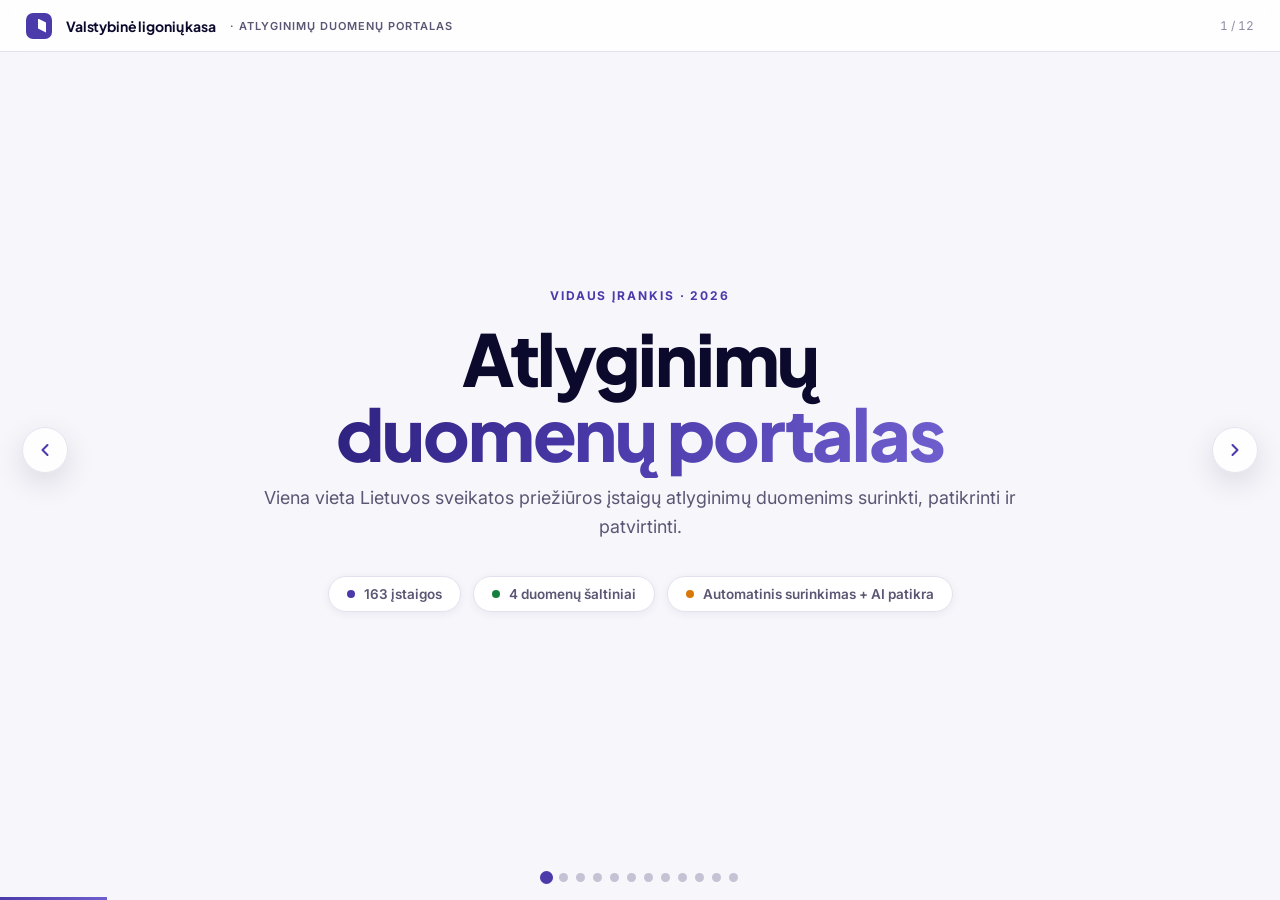
<file: index.html>
<!doctype html>
<html lang="lt">
<head>
<meta charset="utf-8">
<meta name="viewport" content="width=device-width, initial-scale=1">
<title>Atlyginimų duomenų portalas — pristatymas</title>
<link rel="preconnect" href="https://fonts.googleapis.com">
<link rel="preconnect" href="https://fonts.gstatic.com" crossorigin>
<link href="https://fonts.googleapis.com/css2?family=Inter:wght@400;500;600;700&family=Plus+Jakarta+Sans:wght@500;600;700;800&display=swap" rel="stylesheet">
<style>
/* ============ tokens (VLK portal palette) ============ */
:root{
  --p:#4a3aaa; --p-dark:#2e2280; --p-deep:#2a1f6e; --p-light:#6f5fce; --p-cont:#e3deff;
  --bg:#f7f6fb; --surface:#ffffff; --surface-cont:#f0eef7;
  --text:#0c0a2c; --muted:#5a5673; --faint:#8e8aa3; --border:#e3e1ed;
  --success:#15803d; --success-bg:#dcfce7; --warning:#d97706; --warning-bg:#fef3c7;
  --danger:#dc2626; --danger-bg:#fee2e2; --amber:#fbbf24;
  --r-sm:6px; --r-md:10px; --r-lg:16px; --r-xl:24px;
  --shadow-lg:0 24px 60px rgba(12,10,44,.18), 0 6px 18px rgba(12,10,44,.10);
  --shadow-md:0 10px 30px rgba(12,10,44,.12);
  --ease:cubic-bezier(.22,.9,.3,1);
}
*,*::before,*::after{box-sizing:border-box}
html,body{margin:0;height:100%;overflow:hidden;background:var(--bg);
  font-family:'Inter',system-ui,sans-serif;color:var(--text);
  -webkit-font-smoothing:antialiased}
h1,h2,h3{font-family:'Plus Jakarta Sans',sans-serif;margin:0}
button{font-family:inherit;cursor:pointer}

/* ============ deck shell ============ */
.deck{position:fixed;inset:0}
.slide{
  position:absolute;inset:0;display:flex;flex-direction:column;
  align-items:center;justify-content:center;padding:6vh 7vw;
  opacity:0;visibility:hidden;transform:translateX(6vw);
  transition:opacity .55s var(--ease),transform .55s var(--ease),visibility 0s .55s;
}
.slide.active{opacity:1;visibility:visible;transform:none;transition-delay:0s}
.slide.before{transform:translateX(-6vw)}

/* background decor */
.bgfx{position:fixed;inset:0;pointer-events:none;z-index:-1;overflow:hidden}
.bgfx::before{content:"";position:absolute;inset:0;
  background:
    radial-gradient(900px 600px at 85% -10%, rgba(74,58,170,.10), transparent 60%),
    radial-gradient(700px 500px at -10% 105%, rgba(111,95,206,.10), transparent 60%);}
.bgfx .grid{position:absolute;inset:0;opacity:.5;
  background-image:linear-gradient(rgba(74,58,170,.045) 1px,transparent 1px),
                   linear-gradient(90deg,rgba(74,58,170,.045) 1px,transparent 1px);
  background-size:48px 48px;
  mask-image:radial-gradient(ellipse 80% 70% at 50% 40%,#000 30%,transparent 75%)}
.blob{position:absolute;border-radius:50%;filter:blur(70px);opacity:.5;animation:drift 26s ease-in-out infinite alternate}
.blob.b1{width:44vw;height:44vw;left:-14vw;top:-18vw;background:#e3deff}
.blob.b2{width:36vw;height:36vw;right:-10vw;bottom:-14vw;background:#ddeafe;animation-delay:-13s}
@keyframes drift{from{transform:translate(0,0) scale(1)}to{transform:translate(4vw,3vh) scale(1.08)}}

/* top brand bar */
.bar{position:fixed;top:0;left:0;right:0;height:52px;display:flex;align-items:center;
  gap:14px;padding:0 26px;z-index:20;
  background:rgba(255,255,255,.82);backdrop-filter:blur(10px);
  border-bottom:1px solid var(--border)}
.bar .mark{width:26px;height:26px;border-radius:7px;background:var(--p);position:relative;flex:none}
.bar .mark::after{content:"";position:absolute;inset:6px 6px 6px 12px;background:#fff;
  clip-path:polygon(0 0,100% 28%,100% 100%,0 72%)}
.bar .t{font-family:'Plus Jakarta Sans',sans-serif;font-weight:700;font-size:14px;letter-spacing:-.01em}
.bar .s{font-size:11px;color:var(--muted);font-weight:600;text-transform:uppercase;letter-spacing:.09em}
.bar .n{margin-left:auto;font-size:12px;color:var(--faint);font-variant-numeric:tabular-nums}

/* progress + dots + arrows */
.progress{position:fixed;left:0;bottom:0;height:3px;background:linear-gradient(90deg,var(--p),var(--p-light));
  width:0;z-index:30;transition:width .45s var(--ease)}
.dots{position:fixed;bottom:18px;left:50%;transform:translateX(-50%);display:flex;gap:8px;z-index:25}
.dots button{width:9px;height:9px;border-radius:50%;border:none;background:#c5c2d4;padding:0;
  transition:transform .2s var(--ease),background .2s}
.dots button.on{background:var(--p);transform:scale(1.45)}
.dots button:focus-visible{outline:none;box-shadow:0 0 0 3px rgba(74,58,170,.25)}
.navbtn{position:fixed;top:50%;transform:translateY(-50%);z-index:25;width:46px;height:46px;
  border-radius:50%;border:1px solid var(--border);background:rgba(255,255,255,.9);
  color:var(--p);display:flex;align-items:center;justify-content:center;
  box-shadow:var(--shadow-md);transition:background .2s,transform .2s var(--ease)}
.navbtn:hover{background:var(--p-cont);transform:translateY(-50%) scale(1.06)}
.navbtn:focus-visible{outline:none;box-shadow:0 0 0 3px rgba(74,58,170,.25),var(--shadow-md)}
.navbtn.prev{left:22px}.navbtn.next{right:22px}
.navbtn svg{width:20px;height:20px}

/* ============ fragments (staggered reveals) ============ */
.fr{opacity:0;transform:translateY(26px)}
.slide.active .fr{animation:rise .7s var(--ease) forwards;animation-delay:calc(var(--d,0)*1ms)}
@keyframes rise{to{opacity:1;transform:none}}
.frL{opacity:0;transform:translateX(-30px)}
.slide.active .frL{animation:riseL .7s var(--ease) forwards;animation-delay:calc(var(--d,0)*1ms)}
@keyframes riseL{to{opacity:1;transform:none}}

/* ============ shared slide elements ============ */
.kicker{font-size:12px;font-weight:700;letter-spacing:.16em;text-transform:uppercase;color:var(--p)}
.kicker.center{text-align:center}
h1.hero{font-size:clamp(40px,5.6vw,76px);font-weight:800;letter-spacing:-.03em;line-height:1.04;
  margin:18px 0 14px;text-align:center}
h1.hero .grad{background:linear-gradient(100deg,var(--p-dark),var(--p) 45%,var(--p-light));
  -webkit-background-clip:text;background-clip:text;color:transparent}
.sub{font-size:clamp(15px,1.4vw,20px);color:var(--muted);max-width:760px;text-align:center;line-height:1.6;margin:0 auto}
h2.title{font-size:clamp(26px,3vw,42px);font-weight:800;letter-spacing:-.02em;margin:10px 0 8px}
.lede{font-size:clamp(14px,1.2vw,17px);color:var(--muted);line-height:1.6;max-width:880px}
.lede strong{color:var(--text)}

/* chips row on hero */
.chips{display:flex;gap:12px;flex-wrap:wrap;justify-content:center;margin-top:34px}
.chip{display:flex;align-items:center;gap:9px;background:var(--surface);border:1px solid var(--border);
  border-radius:999px;padding:9px 18px;font-size:13.5px;font-weight:600;color:var(--muted);
  box-shadow:0 2px 10px rgba(12,10,44,.06)}
.chip .dot{width:8px;height:8px;border-radius:50%;background:var(--p)}
.chip .dot.g{background:var(--success)}.chip .dot.a{background:var(--warning)}

/* stat cards */
.stats-grid{display:grid;grid-template-columns:repeat(4,minmax(0,1fr));gap:18px;width:min(1080px,90vw);margin-top:34px}
.stat{background:var(--surface);border:1px solid var(--border);border-radius:var(--r-lg);
  padding:24px 22px 20px;box-shadow:0 6px 24px rgba(12,10,44,.07);position:relative;overflow:hidden}
.stat::before{content:"";position:absolute;top:0;left:0;right:0;height:4px;background:var(--p)}
.stat.g::before{background:var(--success)}.stat.a::before{background:var(--amber)}.stat.l::before{background:var(--p-light)}
.stat .num{font-family:'Plus Jakarta Sans',sans-serif;font-size:clamp(34px,3.4vw,52px);font-weight:800;
  letter-spacing:-.03em;font-variant-numeric:tabular-nums;line-height:1.05}
.stat.g .num{color:var(--success)}.stat .num{color:var(--p-dark)}
.stat .lbl{font-size:12px;font-weight:700;text-transform:uppercase;letter-spacing:.08em;color:var(--muted);margin-top:8px}
.stat .sub2{font-size:12.5px;color:var(--faint);margin-top:4px;line-height:1.45}

/* feature cards */
.feats{display:grid;grid-template-columns:repeat(2,minmax(0,1fr));gap:20px;width:min(1060px,90vw);margin-top:30px}
.feat{display:flex;gap:18px;align-items:flex-start;background:var(--surface);border:1px solid var(--border);
  border-radius:var(--r-lg);padding:24px;box-shadow:0 6px 24px rgba(12,10,44,.07);
  transition:transform .25s var(--ease),box-shadow .25s var(--ease)}
.feat:hover{transform:translateY(-4px);box-shadow:var(--shadow-md)}
.feat .ic{flex:none;width:48px;height:48px;border-radius:14px;display:flex;align-items:center;justify-content:center;
  background:var(--p-cont);color:var(--p-dark)}
.feat .ic.g{background:var(--success-bg);color:var(--success)}
.feat .ic.a{background:var(--warning-bg);color:var(--warning)}
.feat .ic.r{background:var(--danger-bg);color:var(--danger)}
.feat .ic svg{width:24px;height:24px}
.feat h3{font-size:17px;font-weight:700;margin-bottom:6px;letter-spacing:-.01em}
.feat p{margin:0;font-size:14px;color:var(--muted);line-height:1.6}

/* ============ screenshot slides ============ */
.shot-slide{flex-direction:row;gap:4vw;align-items:center;justify-content:center}
.shot-copy{flex:0 0 30%;max-width:420px}
.shot-copy ul{list-style:none;padding:0;margin:20px 0 0;display:grid;gap:14px}
.shot-copy li{display:flex;gap:12px;align-items:flex-start;font-size:14.5px;color:var(--muted);line-height:1.55}
.shot-copy li strong{color:var(--text)}
.shot-copy li .tick{flex:none;width:22px;height:22px;border-radius:50%;margin-top:1px;
  background:var(--p-cont);color:var(--p-dark);display:flex;align-items:center;justify-content:center}
.shot-copy li .tick svg{width:13px;height:13px}
.browser{flex:1;max-width:62vw;background:var(--surface);border-radius:var(--r-lg);
  box-shadow:var(--shadow-lg);border:1px solid var(--border);overflow:hidden}
.browser .chrome{display:flex;align-items:center;gap:10px;height:40px;padding:0 16px;
  background:var(--surface-cont);border-bottom:1px solid var(--border)}
.browser .chrome i{width:11px;height:11px;border-radius:50%;display:block}
.browser .chrome i:nth-child(1){background:#f87171}.browser .chrome i:nth-child(2){background:var(--amber)}
.browser .chrome i:nth-child(3){background:#34d399}
.browser .url{margin-left:8px;flex:1;max-width:420px;background:var(--surface);border:1px solid var(--border);
  border-radius:999px;font-size:11.5px;color:var(--faint);padding:4px 14px;
  white-space:nowrap;overflow:hidden;text-overflow:ellipsis}
.browser img{display:block;width:100%;height:auto}
.slide.active .browser.fr{animation-name:shotIn}
@keyframes shotIn{from{opacity:0;transform:translateY(34px) scale(.97)}to{opacity:1;transform:none}}

/* ============ flow diagram ============ */
.flow{display:flex;align-items:stretch;gap:0;width:min(1180px,92vw);margin-top:40px}
.fstep{flex:1;display:flex;flex-direction:column;align-items:center;text-align:center;position:relative;padding:0 10px}
.fstep .fic{width:64px;height:64px;border-radius:20px;background:var(--surface);border:1px solid var(--border);
  box-shadow:0 6px 20px rgba(12,10,44,.10);display:flex;align-items:center;justify-content:center;
  color:var(--p-dark);position:relative;z-index:1}
.fstep .fic.hl{background:var(--p);color:#fff;border-color:var(--p)}
.fstep .fic svg{width:28px;height:28px}
.fstep h3{font-size:15px;font-weight:700;margin:14px 0 6px}
.fstep p{margin:0;font-size:12.5px;color:var(--muted);line-height:1.5;max-width:190px}
.fstep::after{content:"";position:absolute;top:32px;left:calc(50% + 40px);right:calc(-50% + 40px);
  height:2px;background:repeating-linear-gradient(90deg,var(--p-light) 0 8px,transparent 8px 14px);opacity:.6}
.fstep:last-child::after{display:none}

/* status slide */
.status-wrap{display:grid;grid-template-columns:1fr 1fr;gap:22px;width:min(1000px,90vw);margin-top:30px}
.scard{background:var(--surface);border:1px solid var(--border);border-radius:var(--r-lg);padding:26px;
  box-shadow:0 6px 24px rgba(12,10,44,.07)}
.scard h3{display:flex;align-items:center;gap:10px;font-size:16px;margin-bottom:14px}
.scard h3 .b{width:10px;height:10px;border-radius:50%}
.scard ul{list-style:none;margin:0;padding:0;display:grid;gap:10px}
.scard li{font-size:14px;color:var(--muted);line-height:1.55;padding-left:18px;position:relative}
.scard li::before{content:"";position:absolute;left:0;top:9px;width:7px;height:7px;border-radius:50%;background:var(--p-light)}

/* closing */
.end-logo{width:78px;height:78px;border-radius:22px;background:var(--p);margin:0 auto 26px;position:relative;
  box-shadow:0 16px 40px rgba(74,58,170,.35)}
.end-logo::after{content:"";position:absolute;inset:18px 16px 18px 32px;background:#fff;
  clip-path:polygon(0 0,100% 28%,100% 100%,0 72%)}
kbd{background:var(--surface);border:1px solid var(--border);border-bottom-width:2px;border-radius:6px;
  padding:2px 8px;font-family:inherit;font-size:12px;color:var(--muted)}

@media (max-width:1000px){
  .stats-grid{grid-template-columns:repeat(2,1fr)}
  .feats{grid-template-columns:1fr}
  .shot-slide{flex-direction:column}
  .shot-copy{flex:none;max-width:90vw}
  .browser{max-width:90vw}
  .flow{flex-wrap:wrap;gap:26px}
  .fstep::after{display:none}
}
@media (prefers-reduced-motion:reduce){
  *,*::before,*::after{animation-duration:.01ms!important;animation-delay:0s!important;transition-duration:.01ms!important}
  .fr,.frL{opacity:1;transform:none}
}
</style>
</head>
<body>

<div class="bgfx"><div class="blob b1"></div><div class="blob b2"></div><div class="grid"></div></div>

<div class="bar">
  <span class="mark" aria-hidden="true"></span>
  <span class="t">Valstybinė ligonių kasa</span>
  <span class="s">· Atlyginimų duomenų portalas</span>
  <span class="n"><span id="cur">1</span> / <span id="tot">12</span></span>
</div>

<div class="deck" id="deck">

<!-- 1 · Titulinis -->
<section class="slide active">
  <div class="kicker center fr" style="--d:100">Vidaus įrankis · 2026</div>
  <h1 class="hero fr" style="--d:240">Atlyginimų<br><span class="grad">duomenų portalas</span></h1>
  <p class="sub fr" style="--d:420">Viena vieta Lietuvos sveikatos priežiūros įstaigų atlyginimų
    duomenims surinkti, patikrinti ir patvirtinti.</p>
  <div class="chips">
    <span class="chip fr" style="--d:620"><span class="dot"></span>163 įstaigos</span>
    <span class="chip fr" style="--d:720"><span class="dot g"></span>4 duomenų šaltiniai</span>
    <span class="chip fr" style="--d:820"><span class="dot a"></span>Automatinis surinkimas + AI patikra</span>
  </div>
</section>

<!-- 2 · Problema -->
<section class="slide">
  <div class="kicker frL" style="--d:80">Kodėl to reikia?</div>
  <h2 class="title frL" style="--d:180">Šimtai svetainių — vienas vaizdas</h2>
  <p class="lede fr" style="--d:320">Įstaigos atlyginimų duomenis skelbia <strong>kas ketvirtį, kiekviena savaip</strong> —
    lentelėse, PDF, „Word", „Excel" failuose ar net nuskenuotuose dokumentuose.
    Rinkti juos rankomis — lėta ir klaidinga. Portalas šį darbą atlieka automatiškai
    ir leidžia komandai matyti, taisyti bei tvirtinti rezultatą vienoje vietoje.</p>
  <div class="stats-grid">
    <div class="stat fr" style="--d:480"><div class="num" data-count="163">0</div>
      <div class="lbl">Stebimos įstaigos</div><div class="sub2">visas registras</div></div>
    <div class="stat l fr" style="--d:580"><div class="num" data-count="139">0</div>
      <div class="lbl">Renkama automatiškai</div><div class="sub2">likusios — rankiniu įvedimu</div></div>
    <div class="stat a fr" style="--d:680"><div class="num" data-count="12471">0</div>
      <div class="lbl">Duomenų įrašai</div><div class="sub2">per 19 ataskaitinių laikotarpių</div></div>
    <div class="stat g fr" style="--d:780"><div class="num" data-count="253">0</div>
      <div class="lbl">Patvirtinti laikotarpiai</div><div class="sub2">paruošti analitikai</div></div>
  </div>
</section>

<!-- 3 · Ką atlieka -->
<section class="slide">
  <div class="kicker frL" style="--d:80">Galimybės</div>
  <h2 class="title frL" style="--d:180">Ką sistema atlieka?</h2>
  <div class="feats">
    <div class="feat fr" style="--d:340">
      <span class="ic"><svg viewBox="0 0 24 24" fill="none" stroke="currentColor" stroke-width="2" stroke-linecap="round" stroke-linejoin="round"><path d="M21 12a9 9 0 1 1-9-9"/><path d="M21 3v6h-6"/><circle cx="12" cy="12" r="3"/></svg></span>
      <div><h3>Automatiškai surenka</h3><p>Nuskaito atlyginimų duomenis iš ~139 įstaigų svetainių —
        HTML lentelių, PDF, „Word", „Excel" ir net nuskenuotų dokumentų.</p></div>
    </div>
    <div class="feat fr" style="--d:460">
      <span class="ic g"><svg viewBox="0 0 24 24" fill="none" stroke="currentColor" stroke-width="2" stroke-linecap="round" stroke-linejoin="round"><path d="M9 11l3 3L22 4"/><path d="M21 12v7a2 2 0 0 1-2 2H5a2 2 0 0 1-2-2V5a2 2 0 0 1 2-2h11"/></svg></span>
      <div><h3>Leidžia peržiūrėti ir tvirtinti</h3><p>Darbuotojai mato duomenis šalia originalaus dokumento,
        taiso klaidas ir vienu mygtuku patvirtina laikotarpį.</p></div>
    </div>
    <div class="feat fr" style="--d:580">
      <span class="ic a"><svg viewBox="0 0 24 24" fill="none" stroke="currentColor" stroke-width="2" stroke-linecap="round" stroke-linejoin="round"><path d="M3 6h18M7 12h10M10 18h4"/></svg></span>
      <div><h3>Palygina su išorės šaltiniais</h3><p>Sutikrina surinktus skaičius su VLK, „Sodros" ir
        Kompetencijų platformos duomenimis — neatitikimai pažymimi automatiškai.</p></div>
    </div>
    <div class="feat fr" style="--d:700">
      <span class="ic r"><svg viewBox="0 0 24 24" fill="none" stroke="currentColor" stroke-width="2" stroke-linecap="round" stroke-linejoin="round"><path d="M12 22s8-4 8-10V5l-8-3-8 3v7c0 6 8 10 8 10z"/><path d="M9 12l2 2 4-4"/></svg></span>
      <div><h3>AI patikra prieš tvirtinant</h3><p>Dirbtinis intelektas sutikrina kiekvieną skaičių su originaliu
        dokumentu ir automatiškai patvirtina tik tuos, dėl kurių neabejojama.</p></div>
    </div>
  </div>
</section>

<!-- 4 · Apžvalga -->
<section class="slide shot-slide">
  <div class="shot-copy">
    <div class="kicker frL" style="--d:80">Peržiūra</div>
    <h2 class="title frL" style="--d:180">Apžvalgos skydelis</h2>
    <ul>
      <li class="frL" style="--d:320"><span class="tick"><svg viewBox="0 0 24 24" fill="none" stroke="currentColor" stroke-width="3" stroke-linecap="round"><path d="M5 13l4 4L19 7"/></svg></span>
        <span><strong>„Kas naujo"</strong> — po kiekvieno surinkimo matyti, kiek atsirado naujų laikotarpių.</span></li>
      <li class="frL" style="--d:440"><span class="tick"><svg viewBox="0 0 24 24" fill="none" stroke="currentColor" stroke-width="3" stroke-linecap="round"><path d="M5 13l4 4L19 7"/></svg></span>
        <span><strong>Pagrindiniai rodikliai</strong> — įstaigų aprėptis, vidutinis atlyginimas, patvirtinimo eiga.</span></li>
      <li class="frL" style="--d:560"><span class="tick"><svg viewBox="0 0 24 24" fill="none" stroke="currentColor" stroke-width="3" stroke-linecap="round"><path d="M5 13l4 4L19 7"/></svg></span>
        <span><strong>Reitingai</strong> — didžiausi ir mažiausi vidutiniai atlyginimai pagal įstaigas.</span></li>
    </ul>
  </div>
  <div class="browser fr" style="--d:260">
    <div class="chrome"><i></i><i></i><i></i><span class="url">portalas/view — apžvalga</span></div>
    <img src="img/view_dashboard.png" alt="Apžvalgos skydelis: rodikliai, patvirtinimo būsena, reitingai">
  </div>
</section>

<!-- 5 · Detalė -->
<section class="slide shot-slide">
  <div class="shot-copy">
    <div class="kicker frL" style="--d:80">Peržiūra</div>
    <h2 class="title frL" style="--d:180">Įstaigos kortelė</h2>
    <ul>
      <li class="frL" style="--d:320"><span class="tick"><svg viewBox="0 0 24 24" fill="none" stroke="currentColor" stroke-width="3" stroke-linecap="round"><path d="M5 13l4 4L19 7"/></svg></span>
        <span><strong>Duomenys šalia šaltinio</strong> — kairėje sistema, dešinėje originalus įstaigos dokumentas.</span></li>
      <li class="frL" style="--d:440"><span class="tick"><svg viewBox="0 0 24 24" fill="none" stroke="currentColor" stroke-width="3" stroke-linecap="round"><path d="M5 13l4 4L19 7"/></svg></span>
        <span><strong>Pokyčių tendencija</strong> — atlyginimų kreivė per visus laikotarpius, palyginimas su praėjusiais metais.</span></li>
      <li class="frL" style="--d:560"><span class="tick"><svg viewBox="0 0 24 24" fill="none" stroke="currentColor" stroke-width="3" stroke-linecap="round"><path d="M5 13l4 4L19 7"/></svg></span>
        <span><strong>Patvirtinimo žyma</strong> — iš karto aišku, ar duomenys jau peržiūrėti žmogaus.</span></li>
    </ul>
  </div>
  <div class="browser fr" style="--d:260">
    <div class="chrome"><i></i><i></i><i></i><span class="url">portalas/view — Alytaus PSPC · 2026 m. I ketvirtis</span></div>
    <img src="img/view_detail.png" alt="Įstaigos detalė: rodikliai, tendencija, kategorijų lentelė">
  </div>
</section>

<!-- 6 · Redagavimas -->
<section class="slide shot-slide">
  <div class="shot-copy">
    <div class="kicker frL" style="--d:80">Redagavimas</div>
    <h2 class="title frL" style="--d:180">Taisymas ir tvirtinimas</h2>
    <ul>
      <li class="frL" style="--d:320"><span class="tick"><svg viewBox="0 0 24 24" fill="none" stroke="currentColor" stroke-width="3" stroke-linecap="round"><path d="M5 13l4 4L19 7"/></svg></span>
        <span><strong>Taisoma tiesiai lentelėje</strong> — dukart spustelėjus langelį. Kiekvienas pakeitimas fiksuojamas istorijoje.</span></li>
      <li class="frL" style="--d:440"><span class="tick"><svg viewBox="0 0 24 24" fill="none" stroke="currentColor" stroke-width="3" stroke-linecap="round"><path d="M5 13l4 4L19 7"/></svg></span>
        <span><strong>Žmogaus taisymai apsaugoti</strong> — vėlesnis automatinis surinkimas jų nebeperrašo,
        tik įspėja, jei svetainėje skaičius pasikeitė.</span></li>
      <li class="frL" style="--d:560"><span class="tick"><svg viewBox="0 0 24 24" fill="none" stroke="currentColor" stroke-width="3" stroke-linecap="round"><path d="M5 13l4 4L19 7"/></svg></span>
        <span><strong>„Kita nepatvirtinta"</strong> — mygtukas veda per visas dėmesio laukiančias įstaigas iš eilės.</span></li>
    </ul>
  </div>
  <div class="browser fr" style="--d:260">
    <div class="chrome"><i></i><i></i><i></i><span class="url">portalas/edit — redagavimas ir patvirtinimas</span></div>
    <img src="img/edit.png" alt="Redagavimo puslapis: taisoma lentelė, AI patikra, patvirtinimas">
  </div>
</section>

<!-- 7 · Palyginimas -->
<section class="slide shot-slide">
  <div class="shot-copy">
    <div class="kicker frL" style="--d:80">Palyginimas</div>
    <h2 class="title frL" style="--d:180">Sutikrinimas su išorės šaltiniais</h2>
    <ul>
      <li class="frL" style="--d:320"><span class="tick"><svg viewBox="0 0 24 24" fill="none" stroke="currentColor" stroke-width="3" stroke-linecap="round"><path d="M5 13l4 4L19 7"/></svg></span>
        <span><strong>Keturi šaltiniai vienoje lentelėje</strong> — VLK, surinkti duomenys, Kompetencijų platforma ir „Sodra".</span></li>
      <li class="frL" style="--d:440"><span class="tick"><svg viewBox="0 0 24 24" fill="none" stroke="currentColor" stroke-width="3" stroke-linecap="round"><path d="M5 13l4 4L19 7"/></svg></span>
        <span><strong>Įtartinos eilutės paryškinamos</strong> — kai skirtumas viršija nustatytą ribą (10&nbsp;%).</span></li>
      <li class="frL" style="--d:560"><span class="tick"><svg viewBox="0 0 24 24" fill="none" stroke="currentColor" stroke-width="3" stroke-linecap="round"><path d="M5 13l4 4L19 7"/></svg></span>
        <span><strong>Eksportas</strong> — bet kuris pjūvis parsisiunčiamas „Excel"/CSV formatu.</span></li>
    </ul>
  </div>
  <div class="browser fr" style="--d:260">
    <div class="chrome"><i></i><i></i><i></i><span class="url">portalas/compare — VLK ↔ nuskaityta ↔ KP ↔ Sodra</span></div>
    <img src="img/compare.png" alt="Palyginimo lentelė su pažymėtomis įtartinomis eilutėmis">
  </div>
</section>

<!-- 8 · Patikra -->
<section class="slide shot-slide">
  <div class="shot-copy">
    <div class="kicker frL" style="--d:80">Patikra</div>
    <h2 class="title frL" style="--d:180">Pasitikėjimo reitingas</h2>
    <ul>
      <li class="frL" style="--d:320"><span class="tick"><svg viewBox="0 0 24 24" fill="none" stroke="currentColor" stroke-width="3" stroke-linecap="round"><path d="M5 13l4 4L19 7"/></svg></span>
        <span><strong>Visos įstaigos surikiuotos</strong> nuo labiausiai iki mažiausiai tikrintinų — blogiausios viršuje.</span></li>
      <li class="frL" style="--d:440"><span class="tick"><svg viewBox="0 0 24 24" fill="none" stroke="currentColor" stroke-width="3" stroke-linecap="round"><path d="M5 13l4 4L19 7"/></svg></span>
        <span><strong>Spalvų juostos</strong> — žalia „gerai", geltona „tikslinti", raudona „tikrinti".
        Komanda iš karto žino, kur žiūrėti pirmiausia.</span></li>
      <li class="frL" style="--d:560"><span class="tick"><svg viewBox="0 0 24 24" fill="none" stroke="currentColor" stroke-width="3" stroke-linecap="round"><path d="M5 13l4 4L19 7"/></svg></span>
        <span><strong>Detalizacija</strong> — spustelėjus eilutę matomi skirtumai pagal darbuotojų grupes.</span></li>
    </ul>
  </div>
  <div class="browser fr" style="--d:260">
    <div class="chrome"><i></i><i></i><i></i><span class="url">portalas/quality — pasitikėjimo reitingas</span></div>
    <img src="img/quality.png" alt="Patikros puslapis: įstaigų reitingas pagal nuokrypį nuo VLK">
  </div>
</section>

<!-- 9 · Šaltiniai -->
<section class="slide shot-slide">
  <div class="shot-copy">
    <div class="kicker frL" style="--d:80">Šaltiniai</div>
    <h2 class="title frL" style="--d:180">Visi šaltiniai greta</h2>
    <ul>
      <li class="frL" style="--d:320"><span class="tick"><svg viewBox="0 0 24 24" fill="none" stroke="currentColor" stroke-width="3" stroke-linecap="round"><path d="M5 13l4 4L19 7"/></svg></span>
        <span><strong>Viena įstaiga, vienas ketvirtis</strong> — VLK, surinkti, KP ir „Sodros" duomenys vienas po kito.</span></li>
      <li class="frL" style="--d:440"><span class="tick"><svg viewBox="0 0 24 24" fill="none" stroke="currentColor" stroke-width="3" stroke-linecap="round"><path d="M5 13l4 4L19 7"/></svg></span>
        <span><strong>Pavyzdyje</strong> — Alytaus PSPC surinkti skaičiai beveik idealiai sutampa su VLK
        (566 darbuotojai, 1,5&nbsp;mln.&nbsp;€ fondas).</span></li>
      <li class="frL" style="--d:560"><span class="tick"><svg viewBox="0 0 24 24" fill="none" stroke="currentColor" stroke-width="3" stroke-linecap="round"><path d="M5 13l4 4L19 7"/></svg></span>
        <span><strong>Tyrimo įrankis</strong> — kai reikia išsiaiškinti konkretų neatitikimą.</span></li>
    </ul>
  </div>
  <div class="browser fr" style="--d:260">
    <div class="chrome"><i></i><i></i><i></i><span class="url">portalas/inspect — Alytaus PSPC · 2026 K1</span></div>
    <img src="img/inspect.png" alt="Šaltinių puslapis: VLK ir nuskaityti duomenys greta">
  </div>
</section>

<!-- 10 · Kaip veikia -->
<section class="slide">
  <div class="kicker frL" style="--d:80">Procesas</div>
  <h2 class="title frL" style="--d:180">Kaip tai veikia?</h2>
  <div class="flow">
    <div class="fstep fr" style="--d:320">
      <span class="fic"><svg viewBox="0 0 24 24" fill="none" stroke="currentColor" stroke-width="2" stroke-linecap="round" stroke-linejoin="round"><circle cx="12" cy="12" r="10"/><path d="M2 12h20M12 2a15 15 0 0 1 0 20a15 15 0 0 1 0-20"/></svg></span>
      <h3>Įstaigų svetainės</h3><p>139 įstaigos skelbia duomenis kas ketvirtį</p>
    </div>
    <div class="fstep fr" style="--d:470">
      <span class="fic"><svg viewBox="0 0 24 24" fill="none" stroke="currentColor" stroke-width="2" stroke-linecap="round" stroke-linejoin="round"><path d="M21 12a9 9 0 1 1-9-9"/><path d="M21 3v6h-6"/></svg></span>
      <h3>Automatinis surinkimas</h3><p>Sistema nuskaito lenteles, PDF, „Word", „Excel" ir skenuotus failus</p>
    </div>
    <div class="fstep fr" style="--d:620">
      <span class="fic"><svg viewBox="0 0 24 24" fill="none" stroke="currentColor" stroke-width="2" stroke-linecap="round" stroke-linejoin="round"><path d="M12 22s8-4 8-10V5l-8-3-8 3v7c0 6 8 10 8 10z"/><path d="M9 12l2 2 4-4"/></svg></span>
      <h3>AI patikra</h3><p>Skaičiai sutikrinami su originaliu dokumentu dviem nepriklausomais būdais</p>
    </div>
    <div class="fstep fr" style="--d:770">
      <span class="fic hl"><svg viewBox="0 0 24 24" fill="none" stroke="currentColor" stroke-width="2" stroke-linecap="round" stroke-linejoin="round"><path d="M20 21v-2a4 4 0 0 0-4-4H8a4 4 0 0 0-4 4v2"/><circle cx="12" cy="7" r="4"/></svg></span>
      <h3>Žmogaus patvirtinimas</h3><p>Komanda peržiūri abejotinus atvejus ir patvirtina laikotarpius</p>
    </div>
    <div class="fstep fr" style="--d:920">
      <span class="fic"><svg viewBox="0 0 24 24" fill="none" stroke="currentColor" stroke-width="2" stroke-linecap="round" stroke-linejoin="round"><path d="M3 3v18h18"/><path d="M7 14l4-4 4 3 5-6"/></svg></span>
      <h3>Ataskaitos</h3><p>Patvirtinti duomenys eksportuojami analitikai ir „Excel" ataskaitoms</p>
    </div>
  </div>
  <p class="lede fr" style="--d:1080; margin-top:34px; text-align:center">
    Svarbiausia taisyklė — <strong>žmogus visada turi paskutinį žodį</strong>: automatika niekada neperrašo
    darbuotojo pataisymų, o AI tvirtina tik tuos duomenis, dėl kurių neabejoja.</p>
</section>

<!-- 11 · Būklė -->
<section class="slide">
  <div class="kicker frL" style="--d:80">Statusas</div>
  <h2 class="title frL" style="--d:180">Dabartinė būklė</h2>
  <div class="status-wrap">
    <div class="scard fr" style="--d:340">
      <h3><span class="b" style="background:var(--success)"></span>Jau veikia</h3>
      <ul>
        <li>Sistema naudojama kasdieniame darbe — 253 laikotarpiai patvirtinti</li>
        <li>Automatinis surinkimas iš ~139 įstaigų, įsk. skenuotus dokumentus</li>
        <li>AI patikra su automatiniu tvirtinimu konservatyviu režimu</li>
        <li>Palyginimas su VLK, „Sodros" ir KP duomenimis</li>
      </ul>
    </div>
    <div class="scard fr" style="--d:480">
      <h3><span class="b" style="background:var(--amber)"></span>Tobulinama</h3>
      <ul>
        <li>Surinkimo tikslumas sudėtingiausioms svetainėms (prastos kokybės skenai)</li>
        <li>~24 įstaigos dar pildomos rankiniu būdu — siekiama automatizuoti daugiau</li>
        <li>Numatytas perkėlimas iš vieno kompiuterio į vidinį tinklo serverį</li>
      </ul>
    </div>
  </div>
</section>

<!-- 12 · Pabaiga -->
<section class="slide">
  <div class="end-logo fr" style="--d:120"></div>
  <h2 class="title fr" style="--d:280; text-align:center">Klausimai?</h2>
  <p class="sub fr" style="--d:420">Atlyginimų duomenų portalas · Valstybinė ligonių kasa<br>
    <span style="font-size:13px;color:var(--faint)">Vidaus įrankis — demonstracija prieinama vidiniame tinkle</span></p>
  <p class="fr" style="--d:560; margin-top:30px; font-size:13px; color:var(--faint); text-align:center">
    Valdymas: <kbd>←</kbd> <kbd>→</kbd> arba pelės paspaudimai</p>
</section>

</div>

<button class="navbtn prev" aria-label="Ankstesnė skaidrė"><svg viewBox="0 0 24 24" fill="none" stroke="currentColor" stroke-width="2.5" stroke-linecap="round" stroke-linejoin="round"><path d="M15 18l-6-6 6-6"/></svg></button>
<button class="navbtn next" aria-label="Kita skaidrė"><svg viewBox="0 0 24 24" fill="none" stroke="currentColor" stroke-width="2.5" stroke-linecap="round" stroke-linejoin="round"><path d="M9 18l6-6-6-6"/></svg></button>
<div class="dots" id="dots" role="tablist" aria-label="Skaidrės"></div>
<div class="progress" id="progress"></div>

<script>
(() => {
  const slides = [...document.querySelectorAll(".slide")];
  const dots = document.getElementById("dots");
  const progress = document.getElementById("progress");
  const cur = document.getElementById("cur"), tot = document.getElementById("tot");
  let i = 0;
  tot.textContent = slides.length;

  slides.forEach((_, k) => {
    const b = document.createElement("button");
    b.setAttribute("aria-label", "Skaidrė " + (k + 1));
    b.addEventListener("click", () => go(k));
    dots.appendChild(b);
  });
  const dotBtns = [...dots.children];

  const reduced = matchMedia("(prefers-reduced-motion: reduce)").matches;

  function animateCounters(slide) {
    slide.querySelectorAll("[data-count]").forEach(el => {
      const target = +el.dataset.count;
      if (reduced) { el.textContent = target.toLocaleString("lt-LT"); return; }
      const t0 = performance.now(), dur = 1300;
      const tick = now => {
        const p = Math.min(1, (now - t0) / dur);
        const eased = 1 - Math.pow(1 - p, 3);
        el.textContent = Math.round(target * eased).toLocaleString("lt-LT");
        if (p < 1) requestAnimationFrame(tick);
      };
      requestAnimationFrame(tick);
    });
  }

  function go(n) {
    n = Math.max(0, Math.min(slides.length - 1, n));
    slides.forEach((s, k) => {
      s.classList.toggle("active", k === n);
      s.classList.toggle("before", k < n);
    });
    i = n;
    cur.textContent = n + 1;
    history.replaceState(null, "", "#" + (n + 1));
    progress.style.width = ((n + 1) / slides.length * 100) + "%";
    dotBtns.forEach((d, k) => d.classList.toggle("on", k === n));
    // restart fragment animations
    const s = slides[n];
    s.querySelectorAll(".fr,.frL").forEach(f => {
      f.style.animation = "none"; void f.offsetWidth; f.style.animation = "";
    });
    animateCounters(s);
  }

  document.querySelector(".navbtn.next").addEventListener("click", () => go(i + 1));
  document.querySelector(".navbtn.prev").addEventListener("click", () => go(i - 1));
  addEventListener("keydown", e => {
    if (["ArrowRight", "PageDown", " "].includes(e.key)) { e.preventDefault(); go(i + 1); }
    else if (["ArrowLeft", "PageUp"].includes(e.key)) { e.preventDefault(); go(i - 1); }
    else if (e.key === "Home") go(0);
    else if (e.key === "End") go(slides.length - 1);
  });
  // touch swipe
  let x0 = null;
  addEventListener("touchstart", e => x0 = e.touches[0].clientX, { passive: true });
  addEventListener("touchend", e => {
    if (x0 == null) return;
    const dx = e.changedTouches[0].clientX - x0;
    if (Math.abs(dx) > 60) go(i + (dx < 0 ? 1 : -1));
    x0 = null;
  }, { passive: true });

  const start = Math.max(1, Math.min(slides.length, parseInt(location.hash.slice(1)) || 1)) - 1;
  go(start);
})();
</script>
</body>
</html>
</file>
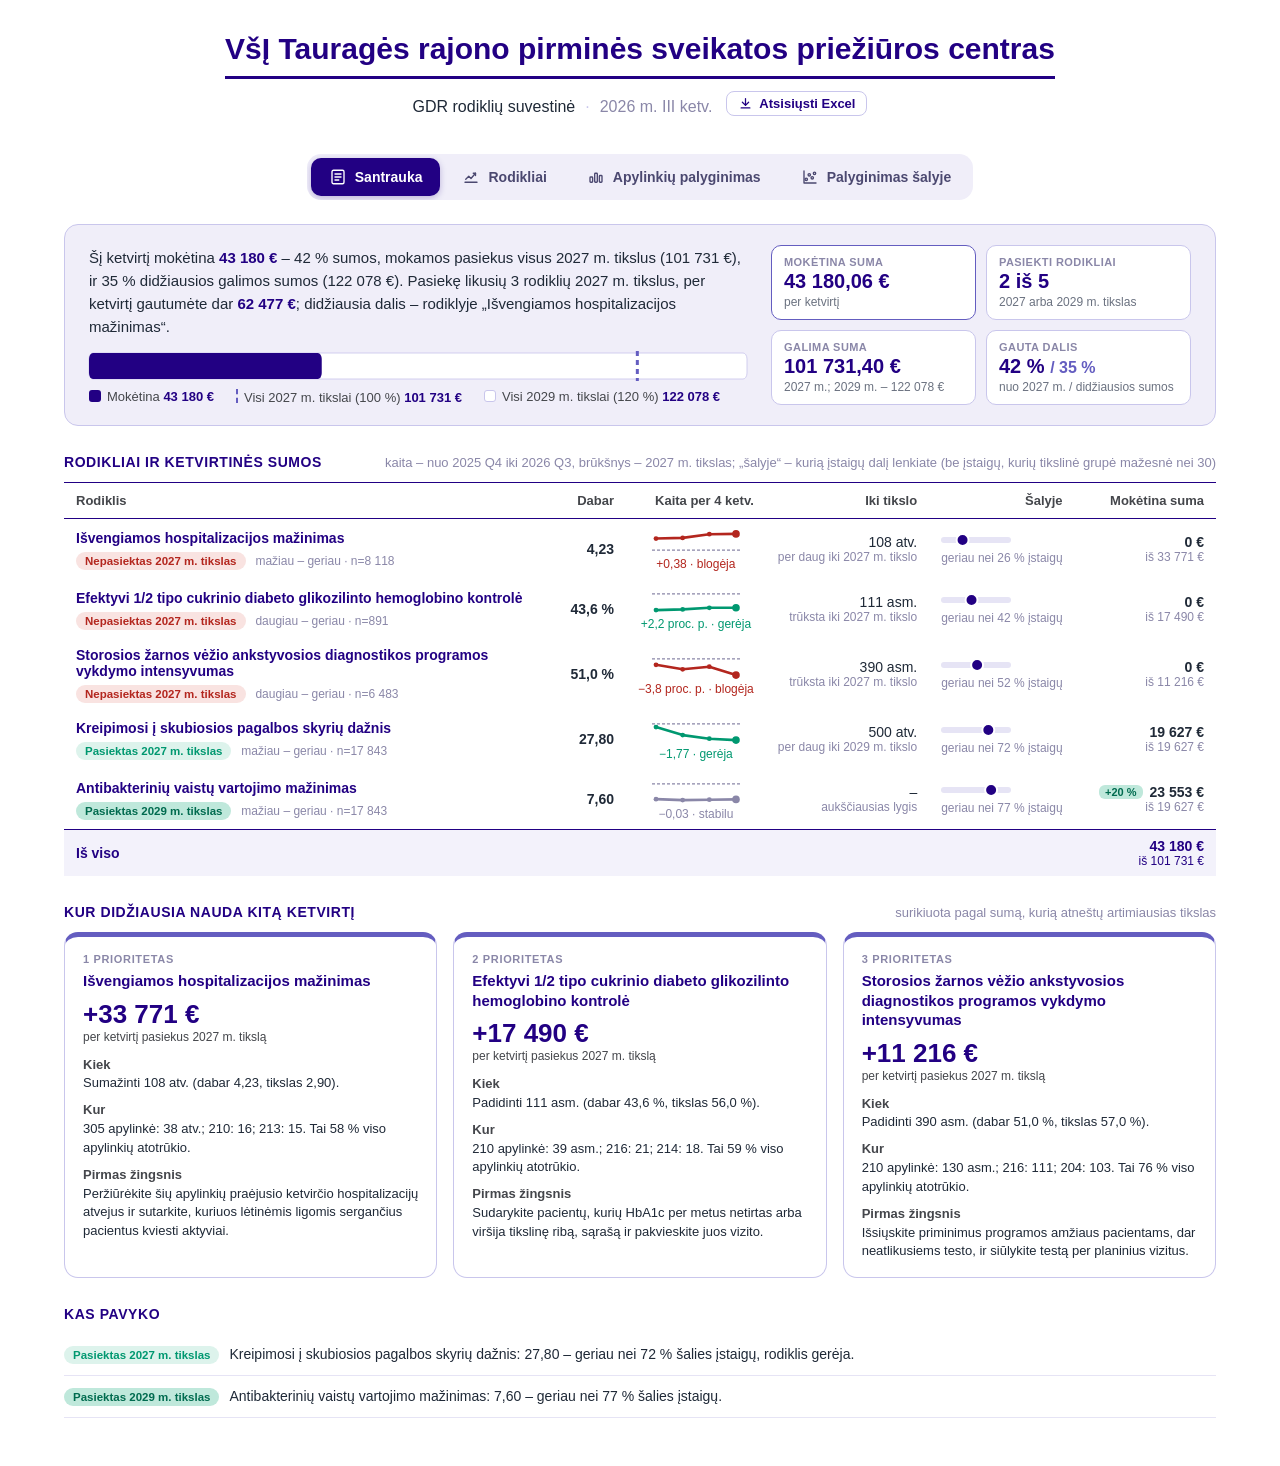
<file: gdr-pavyzdys/index.html>
<!DOCTYPE html>
<html lang="lt"><head><meta charset="utf-8">
<meta name="viewport" content="width=device-width,initial-scale=1">
<meta name="robots" content="noindex,nofollow,noarchive,nosnippet">
<meta name="referrer" content="no-referrer">
<title>GDR rodiklių suvestinė – VšĮ Tauragės rajono pirminės sveikatos priežiūros centras</title>
<link rel="stylesheet" href="assets/app.d62f0872b1a9.css">
</head><body><div class="wrap">
<header>
<h1 id="title"></h1>
<div class="sub">GDR rodiklių suvestinė<span class="per" id="period"></span><a class="xl" href="GDR_2026Q3_5.xlsx" download><svg viewBox="0 0 24 24" aria-hidden="true"><path d="M12 4v11M7 10l5 5 5-5M5 19h14"/></svg>Atsisiųsti Excel</a></div>
</header>
<noscript><div class="notice"><p>Ataskaitai rodyti naršyklėje turi būti įjungtas JavaScript.</p></div></noscript>
<nav id="tabs" aria-label="Puslapiai"><div class="seg" role="tablist" aria-label="Ataskaitos skirtukai">
<button type="button" role="tab" id="t-santrauka" aria-controls="p-santrauka" data-p="p-santrauka"><svg viewBox="0 0 24 24" aria-hidden="true"><rect x="4" y="3" width="16" height="18" rx="2"/><path d="M8 8h8M8 12h8M8 16h5"/></svg><span>Santrauka</span></button>
<button type="button" role="tab" id="t-indicators" aria-controls="p-indicators" data-p="p-indicators"><svg viewBox="0 0 24 24" aria-hidden="true"><path d="M4 19h16"/><path d="M5 15l4-4 3 3 6-7"/><path d="M15 7h3v3"/></svg><span>Rodikliai</span></button>
<button type="button" role="tab" id="t-overview" aria-controls="p-overview" data-p="p-overview"><svg viewBox="0 0 24 24" aria-hidden="true"><rect x="4" y="12" width="3.5" height="7" rx="1"/><rect x="10.25" y="7" width="3.5" height="12" rx="1"/><rect x="16.5" y="10" width="3.5" height="9" rx="1"/></svg><span>Apylinkių palyginimas</span></button>
<button type="button" role="tab" id="t-country" aria-controls="p-country" data-p="p-country"><svg viewBox="0 0 24 24" aria-hidden="true"><circle cx="7" cy="15" r="1.6"/><circle cx="11" cy="9" r="1.6"/><circle cx="15" cy="13" r="1.6"/><circle cx="18" cy="7" r="1.6"/><path d="M4 4v16h16"/></svg><span>Palyginimas šalyje</span></button>
</div></nav>
<section class="page" id="p-santrauka" data-title="Santrauka" role="tabpanel" aria-labelledby="t-santrauka">
<div class="apz"><div class="apz-l" id="apz"></div><div class="apz-r" id="cards"></div></div>
<div class="thead"><h2>Rodikliai ir ketvirtinės sumos</h2><span id="sumsNote"></span></div>
<div class="tw"><table class="t rt" id="sums"></table></div>
<div id="prio"></div>
<div id="wins"></div>
</section>
<section class="page" id="p-indicators" data-title="Rodikliai" role="tabpanel" aria-labelledby="t-indicators">
<div class="filters"><label for="rodI">Rodiklis</label><select class="rod" id="rodI"></select></div>
<div class="stackw" id="ind"></div>
</section>
<section class="page" id="p-overview" data-title="Apylinkių palyginimas" role="tabpanel" aria-labelledby="t-overview">
<div class="bar" id="ovBar">
<div class="filters"><label for="rodO">Rodiklis</label><select class="rod" id="rodO"></select></div>
<div class="filters fil" hidden><label for="filS">Filialas</label><select id="filS"></select></div>
<div class="pick" id="aPick"><label for="aSel">Apylinkė</label>
<select id="aSel"></select></div>
<div class="gr"><span class="lbl" id="ovSwL">Grafikas</span><div class="sw" id="ovSw" role="group" aria-labelledby="ovSwL"><button type="button" data-g="dydis" class="active" aria-pressed="true">Taškinė diagrama</button><button type="button" data-g="reitingas" aria-pressed="false">Apylinkių reitingas</button></div></div>
</div>
<div id="ovDydis">
<div class="cards" id="aCards" hidden></div>
<div class="lg dots" id="aLgd"></div>
<div class="agrid" id="aOut"></div>
</div>
<div id="ovReit" hidden></div>
</section>
<section class="page" id="p-country" data-title="Palyginimas šalyje" role="tabpanel" aria-labelledby="t-country">
<div class="filters"><label for="rodC">Rodiklis</label><select class="rod" id="rodC"></select></div>
<div class="stackw" id="co"></div>
</section>
</div>
<div class="zm" id="aZm" hidden><div class="zbg" id="aZbg"></div><div class="zc" id="aZc" role="dialog" aria-modal="true" aria-label="Padidintas rodiklis"></div></div>
<script type="application/json" id="data">{"id": 5, "name": "VšĮ Tauragės rajono pirminės sveikatos priežiūros centras", "period": "2026 m. III ketv.", "quarters": ["2025 Q4", "2026 Q1", "2026 Q2", "2026 Q3"], "indicators": [{"nr": 1, "name": "Išvengiamos hospitalizacijos mažinimas", "lower": true, "pct": false, "per": 100, "tg": 8118, "vals": [3.85, 3.9, 4.21, 4.23], "country": 3.31, "t27": 2.9, "t28": 2.7, "t29": 2.3, "galima": 33770.88, "galima29": 40525.06, "mokama": 0.0}, {"nr": 2, "name": "Efektyvi 1/2 tipo cukrinio diabeto glikozilinto hemoglobino kontrolė", "lower": false, "pct": true, "per": null, "tg": 891, "vals": [0.4138, 0.42, 0.4347, 0.4355], "country": 0.5342, "t27": 0.56, "t28": 0.6, "t29": 0.65, "galima": 17490.33, "galima29": 20988.4, "mokama": 0.0}, {"nr": 3, "name": "Storosios žarnos vėžio ankstyvosios diagnostikos programos vykdymo intensyvumas", "lower": false, "pct": true, "per": null, "tg": 6483, "vals": [0.548, 0.5313, 0.5412, 0.5099], "country": 0.5285, "t27": 0.57, "t28": 0.62, "t29": 0.67, "galima": 11215.59, "galima29": 13458.71, "mokama": 0.0}, {"nr": 4, "name": "Kreipimosi į skubiosios pagalbos skyrių dažnis", "lower": true, "pct": false, "per": 100, "tg": 17843, "vals": [29.57, 28.48, 27.99, 27.8], "country": 31.48, "t27": 30, "t28": 27, "t29": 25, "galima": 19627.3, "galima29": 23552.76, "mokama": 19627.3}, {"nr": 5, "name": "Antibakterinių vaistų vartojimo mažinimas", "lower": true, "pct": false, "per": 100, "tg": 17843, "vals": [7.63, 7.52, 7.57, 7.6], "country": 9.67, "t27": 9.4, "t28": 8.9, "t29": 8.4, "galima": 19627.3, "galima29": 23552.76, "mokama": 23552.76}], "apyl": {"1": [{"a": "200", "pc": "5", "tg": 442, "val": 2.45}, {"a": "202", "pc": "5", "tg": 727, "val": 4.61}, {"a": "203", "pc": "5", "tg": 368, "val": 5.91}, {"a": "204", "pc": "5", "tg": 455, "val": 3.4}, {"a": "205", "pc": "5", "tg": 661, "val": 3.65}, {"a": "206", "pc": "5", "tg": 131, "val": 5.11}, {"a": "210", "pc": "5", "tg": 937, "val": 4.53}, {"a": "211", "pc": "5", "tg": 402, "val": 3.48}, {"a": "213", "pc": "5", "tg": 777, "val": 4.78}, {"a": "214", "pc": "5", "tg": 328, "val": 4.21}, {"a": "216", "pc": "5", "tg": 593, "val": 2.1}, {"a": "217", "pc": "5", "tg": 386, "val": 0.87}, {"a": "220", "pc": "5", "tg": 145, "val": 5.69}, {"a": "302", "pc": "5", "tg": 393, "val": 0.55}, {"a": "304", "pc": "5", "tg": 216, "val": 0.28}, {"a": "305", "pc": "5", "tg": 245, "val": 18.31}, {"a": "306", "pc": "5", "tg": 912, "val": 0.53}], "2": [{"a": "200", "pc": "5", "tg": 65, "val": 0.3846}, {"a": "202", "pc": "5", "tg": 95, "val": 0.6211}, {"a": "203", "pc": "5", "tg": 8, "val": 0.5}, {"a": "204", "pc": "5", "tg": 62, "val": 0.3065}, {"a": "205", "pc": "5", "tg": 101, "val": 0.6931}, {"a": "206", "pc": "5", "tg": 20, "val": 0.6}, {"a": "210", "pc": "5", "tg": 145, "val": 0.2966}, {"a": "211", "pc": "5", "tg": 55, "val": 0.4727}, {"a": "213", "pc": "5", "tg": 109, "val": 0.5138}, {"a": "214", "pc": "5", "tg": 48, "val": 0.1875}, {"a": "216", "pc": "5", "tg": 91, "val": 0.3297}, {"a": "217", "pc": "5", "tg": 57, "val": 0.4561}, {"a": "220", "pc": "5", "tg": 27, "val": 0.2593}, {"a": "302", "pc": "5", "tg": 0, "val": 0}, {"a": "304", "pc": "5", "tg": 0, "val": 0}, {"a": "305", "pc": "5", "tg": 5, "val": 0.4}, {"a": "306", "pc": "5", "tg": 3, "val": 0}], "3": [{"a": "200", "pc": "5", "tg": 472, "val": 0.5466}, {"a": "202", "pc": "5", "tg": 750, "val": 0.4947}, {"a": "203", "pc": "5", "tg": 37, "val": 0.7027}, {"a": "204", "pc": "5", "tg": 562, "val": 0.3879}, {"a": "205", "pc": "5", "tg": 716, "val": 0.5559}, {"a": "206", "pc": "5", "tg": 76, "val": 0.6711}, {"a": "210", "pc": "5", "tg": 982, "val": 0.4379}, {"a": "211", "pc": "5", "tg": 414, "val": 0.6184}, {"a": "213", "pc": "5", "tg": 828, "val": 0.5592}, {"a": "214", "pc": "5", "tg": 333, "val": 0.6456}, {"a": "216", "pc": "5", "tg": 618, "val": 0.3916}, {"a": "217", "pc": "5", "tg": 462, "val": 0.5563}, {"a": "220", "pc": "5", "tg": 203, "val": 0.5172}, {"a": "302", "pc": "5", "tg": 0, "val": 0}, {"a": "304", "pc": "5", "tg": 0, "val": 0}, {"a": "305", "pc": "5", "tg": 30, "val": 0.5333}, {"a": "306", "pc": "5", "tg": 0, "val": 0}], "4": [{"a": "200", "pc": "5", "tg": 988, "val": 21.31}, {"a": "202", "pc": "5", "tg": 1564, "val": 20.28}, {"a": "203", "pc": "5", "tg": 777, "val": 40.62}, {"a": "204", "pc": "5", "tg": 1199, "val": 22.18}, {"a": "205", "pc": "5", "tg": 1578, "val": 24.69}, {"a": "206", "pc": "5", "tg": 279, "val": 47.81}, {"a": "210", "pc": "5", "tg": 2076, "val": 25.31}, {"a": "211", "pc": "5", "tg": 903, "val": 25.04}, {"a": "213", "pc": "5", "tg": 1865, "val": 26.1}, {"a": "214", "pc": "5", "tg": 708, "val": 24.88}, {"a": "216", "pc": "5", "tg": 1283, "val": 23.89}, {"a": "217", "pc": "5", "tg": 928, "val": 18.05}, {"a": "220", "pc": "5", "tg": 370, "val": 17.32}, {"a": "302", "pc": "5", "tg": 676, "val": 5.21}, {"a": "304", "pc": "5", "tg": 436, "val": 3.95}, {"a": "305", "pc": "5", "tg": 730, "val": 38.48}, {"a": "306", "pc": "5", "tg": 1483, "val": 7.23}]}, "peers": {"1": [[5596, 3.8], [3390, 4.73], [764, 6.63], [847, 5.74], [76665, 2.9], [5606, 2.7], [16126, 3.72], [5190, 3.7], [1985, 4.23], [14550, 3.24], [5535, 3.61], [2206, 4.39], [4482, 3.38], [9165, 3.31], [7475, 3.56], [20180, 3.29], [6113, 6.05], [15295, 3.51], [6907, 6.57], [44535, 2.83], [52456, 3.48], [48071, 3.01], [40675, 2.29], [19491, 3.59], [5479, 2.48], [35254, 2.79], [952, 5.48], [4779, 4.51], [3073, 2.63], [4515, 5.14], [10841, 4.34], [18404, 2.17], [11933, 2.08], [771, 2.62], [453, 1.99], [7507, 2.95], [2891, 4.76], [6668, 2.33], [14313, 3.19], [13578, 3.23], [6721, 5.72], [9293, 3.93], [3879, 4.52], [5853, 4.44], [714, 4.32], [6106, 4.1], [797, 4.41], [9626, 5.27], [4440, 2.52], [1586, 4.17], [8047, 2.78], [6885, 4.2], [2245, 3.02], [4921, 4.45], [2345, 5.03], [11125, 3.06], [4864, 2.93], [3699, 6.66], [7831, 4.55], [850, 2.53], [4570, 4.56], [2302, 3.18], [925, 2.77], [582, 4.58], [4869, 3.77], [878, 3.14], [1094, 3.91], [463, 3.47], [919, 3.9], [6655, 2.94], [2030, 3.88], [1177, 4.33], [1390, 3.81], [5754, 3.07], [2457, 2.63], [5076, 3.43], [3186, 2.03], [0, 0], [8445, 3.6], [2449, 2.52], [12183, 3.73], [442, 6.29], [5628, 4.25], [5078, 4.59], [829, 3], [8272, 4.54], [1971, 2.77], [1252, 6.25], [4966, 3.45], [3982, 2.75], [1517, 3.39], [1328, 2.78], [7696, 5.21], [3651, 3.13], [4473, 1.69], [5521, 2.87], [826, 2.81], [1031, 2.31], [532, 5.29], [478, 8.23], [1293, 4.13], [1076, 3.25], [1345, 3.1], [2148, 4.65], [3026, 2.16], [1454, 3.16], [2076, 3.28], [3761, 3.4], [1790, 3.12], [512, 4.86], [837, 3.56], [599, 3.22], [263, 10.81], [2266, 3.05], [2101, 3.52], [409, 2.78], [698, 4.42], [4269, 3.52], [1393, 3.59], [594, 3.24], [3036, 3.46], [125, 3.23], [13336, 2.72], [399, 4.14], [2722, 2.91], [170, 6.23], [1447, 3], [2634, 3.84], [1355, 8], [512, 4.58], [3099, 2.96], [6591, 2.78], [361, 1.54], [1672, 2.77], [525, 3.47], [1202, 6.01], [2062, 2.38], [1222, 4.26], [3255, 2.76], [1315, 2.54], [2265, 1.65], [789, 6.46], [797, 4.62], [567, 1.47], [2089, 4.6], [1801, 4.52], [1276, 2.06], [3320, 3.53], [1127, 1.95], [670, 3.12], [2055, 2.11], [2495, 3.44], [348, 1.82], [870, 4.13], [515, 2.14], [1783, 3.36], [3965, 3.65], [833, 3.68], [5995, 4.07], [1194, 5.7], [1040, 2.85], [962, 2.27], [2626, 4.63], [1594, 2.16], [7720, 2.31], [1605, 2.27], [663, 2.07], [1371, 3.45], [2128, 2.32], [5143, 4.49], [573, 3.91], [1707, 2.73], [1946, 2.97], [43, 4.22], [6302, 2.96], [956, 3.61], [8474, 4.07], [992, 2.88], [3083, 2.57], [183, 4.55], [1547, 2.28], [1956, 2.76], [5333, 2.97], [2276, 2.51], [3414, 4.12], [1472, 2.66], [1241, 2.72], [1682, 3.97], [558, 2.32], [2170, 3.59], [2291, 3.25], [1038, 3.73], [1391, 6.99], [1701, 2.32], [3540, 2.21], [57, 1.38], [602, 1.07], [0, 0], [1268, 4.2], [1353, 2.4], [179, 0.12], [1144, 2.51], [906, 3.23], [552, 3.98], [10425, 2.95], [1429, 4.97], [475, 1.41], [596, 2.44], [7030, 2.82], [5387, 4], [1754, 2.01], [3724, 4.25], [720, 2.3], [3572, 2.66], [491, 0.81], [8080, 4.56], [113, 5.21], [157, 3.86], [2004, 3.29], [901, 1.59], [1870, 2.9], [3904, 3.88], [384, 2.27], [1720, 2.47], [710, 2.15], [4922, 5.32], [558, 2.1], [2274, 3.68], [930, 6.32], [1241, 2.69], [635, 1.89], [2952, 2.03], [7396, 3.23], [213, 1.12], [1665, 3.67], [2134, 3.66], [1693, 4.37], [661, 2.94], [885, 3.86], [1003, 4.73], [3495, 3.87], [1153, 2.71], [705, 3.18], [1452, 3.59], [450, 4.67], [427, 3.6], [3935, 2.75], [1392, 3.88], [5352, 2.79], [549, 2.85], [343, 1.26], [2967, 3.13], [650, 3.13], [9757, 2.64], [1031, 4.66], [1161, 3.94], [2762, 4.98], [145195, 2.77], [5198, 3.06], [2111, 3.22], [1171, 2.33], [570, 2.66], [458, 9.95], [693, 2.39], [869, 2.87], [2214, 4.83], [0, 0], [1837, 4.15], [8419, 3.04], [448, 2.84], [2048, 4.54], [364, 3.89], [708, 2.73], [0, 0], [866, 4.98], [3703, 4.92], [2769, 2.27], [1253, 5.2], [48, 4.49], [590, 3.73], [249, 1.88], [963, 2.99], [29, 9.3], [1334, 2.63], [1426, 2.64], [1315, 4.22], [1602, 3.41], [1585, 5.04], [601, 9.42], [3639, 2.3], [14, 31.82], [69, 0], [539, 7.85], [1627, 1.38], [147, 6.11], [1, 0], [3750, 5.26], [127, 0.62], [14924, 2.89], [5100, 1.81], [2151, 2.85], [111, 3.74], [661, 5.05], [1149, 5.59], [89, 6.07], [2318, 3.97], [449, 8.47], [2881, 3.92], [67, 8.22], [7581, 2.55], [705, 1.8], [279, 2.79], [257, 0.47], [321, 1.81], [426, 7.98], [364, 3.36], [462, 2.61], [692, 4.33], [32734, 3.59], [2289, 2.94]], "2": [[688, 0.3605], [387, 0.584], [112, 0.5804], [132, 0.25], [10916, 0.6596], [731, 0.5445], [2562, 0.7338], [726, 0.4642], [264, 0.4129], [2027, 0.6453], [628, 0.3376], [363, 0.5675], [575, 0.2435], [989, 0.4176], [869, 0.4269], [2989, 0.4376], [862, 0.5557], [1885, 0.3358], [887, 0.4205], [6959, 0.637], [5707, 0.6804], [6670, 0.5478], [5862, 0.6723], [2993, 0.4313], [793, 0.6646], [4959, 0.5537], [131, 0.2748], [681, 0.351], [359, 0.1866], [746, 0.5255], [1852, 0.5329], [2162, 0.5768], [1095, 0.59], [98, 0.4592], [69, 0.7246], [893, 0.6092], [459, 0.6166], [1061, 0.6664], [1990, 0.5769], [1842, 0.4381], [1007, 0.5422], [1185, 0.5401], [530, 0.3755], [784, 0.4477], [44, 0], [706, 0.2904], [61, 0.0328], [1249, 0.5396], [827, 0.5067], [261, 0.5556], [1037, 0.5092], [1021, 0.6366], [227, 0.5022], [663, 0.2851], [319, 0.2759], [1378, 0.2431], [610, 0.5656], [463, 0.4492], [915, 0.3617], [77, 0.6104], [682, 0.5352], [205, 0.4829], [141, 0.7589], [67, 0.6418], [702, 0.4858], [113, 0.4513], [135, 0.4815], [54, 0.1296], [159, 0.327], [884, 0.5407], [253, 0.4901], [91, 0.0989], [155, 0.2194], [982, 0.556], [320, 0.2313], [785, 0.5885], [359, 0.4708], [0, 0], [1163, 0.3568], [356, 0.4663], [1092, 0.315], [57, 0.193], [912, 0.3958], [947, 0.4921], [97, 0.3918], [1147, 0.2703], [254, 0.3976], [223, 0.5785], [761, 0.3614], [540, 0.5593], [193, 0.601], [57, 0.3509], [1014, 0.3185], [320, 0.4563], [245, 0.4449], [693, 0.3506], [119, 0.6555], [125, 0.64], [58, 0.5172], [55, 0.7273], [180, 0.6833], [152, 0.3026], [159, 0.1006], [300, 0.53], [375, 0.5387], [219, 0.4384], [232, 0.1983], [459, 0.1307], [118, 0.322], [76, 0.7237], [88, 0.5909], [59, 0.0847], [24, 0.0417], [218, 0.4266], [240, 0.3958], [63, 0.6984], [79, 0.6709], [355, 0.2845], [159, 0.2767], [92, 0.7283], [401, 0.5012], [12, 0.0833], [1053, 0.6667], [90, 0.7111], [344, 0.6948], [29, 0.2759], [270, 0.6296], [460, 0.6283], [163, 0.6196], [39, 0.2564], [288, 0.3681], [841, 0.7503], [16, 0.0625], [265, 0.8038], [66, 0.4848], [126, 0.6032], [257, 0.5409], [173, 0.763], [338, 0.6006], [126, 0.1032], [324, 0.6605], [120, 0.5083], [115, 0.7043], [89, 0.1461], [319, 0.2696], [161, 0.3913], [117, 0.5385], [362, 0.4669], [67, 0.3134], [101, 0.4356], [117, 0.1709], [135, 0.7259], [76, 0.8553], [95, 0.3368], [52, 0.25], [170, 0.4], [397, 0.3199], [93, 0.5806], [690, 0.4783], [118, 0.4068], [69, 0.5507], [163, 0.638], [423, 0.2648], [221, 0.4027], [650, 0.2338], [118, 0.4237], [97, 0.5464], [122, 0.4672], [206, 0.3544], [414, 0.6232], [47, 0.2979], [181, 0.2928], [196, 0.6276], [7, 0], [787, 0.6798], [81, 0.716], [1039, 0.5717], [73, 0.2877], [195, 0.3128], [40, 0.275], [264, 0.447], [135, 0.3778], [410, 0.3366], [283, 0.4346], [381, 0.1837], [151, 0.5033], [148, 0.6892], [75, 0.7333], [26, 0.2692], [239, 0.5146], [349, 0.6189], [113, 0.4336], [171, 0.4211], [149, 0.4832], [247, 0.3279], [8, 0], [57, 0.6316], [0, 0], [183, 0.5301], [195, 0.2359], [1, 0], [172, 0.5407], [105, 0.7619], [77, 0.4026], [855, 0.5509], [201, 0.5174], [83, 0.2289], [82, 0.6585], [585, 0.5573], [691, 0.5123], [257, 0.2257], [610, 0.6328], [70, 0.3], [333, 0.4865], [39, 0.3077], [692, 0.4928], [56, 0.7857], [19, 0.3684], [183, 0.5628], [75, 0.4], [147, 0.3061], [455, 0.622], [50, 0.4], [259, 0.3514], [56, 0.6607], [363, 0.5455], [82, 0.561], [94, 0.5213], [113, 0.0619], [55, 0.3636], [45, 0.2889], [271, 0.4317], [680, 0.4794], [35, 0.1429], [213, 0.3709], [255, 0.4314], [187, 0.3797], [81, 0.0617], [96, 0.5313], [113, 0.0531], [402, 0.893], [117, 0.5983], [94, 0.2021], [163, 0.4356], [39, 0.1795], [49, 0.3469], [429, 0.2448], [205, 0.4829], [443, 0.4944], [40, 0.175], [25, 0.08], [371, 0.7062], [71, 0.3662], [1038, 0.6243], [96, 0.4167], [148, 0.5], [340, 0.6618], [15059, 0.5535], [224, 0.6071], [200, 0.43], [58, 0.1552], [41, 0.1463], [80, 0.3375], [84, 0.1786], [122, 0.5328], [250, 0.508], [0, 0], [249, 0.6707], [1316, 0.5357], [49, 0.6939], [271, 0.6199], [39, 0.2308], [63, 0.8413], [0, 0], [141, 0.5532], [614, 0.6596], [418, 0.3301], [192, 0.6302], [10, 0.3], [100, 0.6], [13, 0.3846], [73, 0.2877], [11, 0.7273], [226, 0.677], [121, 0.7273], [239, 0.5858], [157, 0.4204], [215, 0.1953], [2, 0.5], [560, 0.6196], [0, 0], [2, 0.5], [85, 0.3176], [58, 0.431], [21, 0.2381], [0, 0], [564, 0.4663], [4, 0.25], [2392, 0.7546], [630, 0.6556], [216, 0.6574], [2, 0.5], [76, 0.7105], [58, 0.1379], [7, 0.7143], [174, 0.6034], [69, 0.7681], [328, 0.7287], [2, 0.5], [926, 0.4309], [64, 0.5781], [19, 0.4211], [7, 0.2857], [13, 0.3077], [61, 0.1967], [48, 0.4167], [5, 0.2], [20, 0.35], [4087, 0.645], [287, 0.7387]], "3": [[4767, 0.3558], [2470, 0.5947], [679, 0.458], [882, 0.593], [54235, 0.6294], [4675, 0.2068], [13295, 0.5686], [4744, 0.6185], [1574, 0.4282], [9654, 0.5052], [4293, 0.5325], [1802, 0.6249], [3567, 0.4909], [6506, 0.4216], [5852, 0.4563], [17073, 0.4921], [5945, 0.2728], [12992, 0.3919], [6606, 0.5372], [25565, 0.5166], [27989, 0.5728], [36127, 0.5986], [25134, 0.679], [15317, 0.5026], [4368, 0.3049], [24432, 0.5988], [951, 0.3365], [4000, 0.392], [2071, 0.3539], [3336, 0.5486], [9015, 0.5353], [14566, 0.5954], [6726, 0.6754], [738, 0.4783], [386, 0.6684], [6427, 0.6032], [2784, 0.6448], [5235, 0.5628], [11641, 0.6389], [10991, 0.5398], [6438, 0.4181], [8287, 0.5434], [3464, 0.4235], [5671, 0.5421], [703, 0.3514], [5103, 0.4362], [549, 0.4772], [7713, 0.6503], [3424, 0.5266], [1366, 0.4502], [6775, 0.5212], [5732, 0.5225], [1536, 0.6074], [4509, 0.4538], [2092, 0.4971], [9366, 0.2624], [4070, 0.5737], [4061, 0.5361], [6959, 0.5302], [732, 0.5219], [4175, 0.4831], [1710, 0.6076], [772, 0.4819], [449, 0.5724], [3679, 0.3933], [590, 0.7983], [954, 0.6321], [397, 0.461], [794, 0.5353], [5287, 0.55], [1528, 0.5432], [806, 0.3375], [1250, 0.4944], [4758, 0.5229], [2070, 0.4976], [4698, 0.4868], [2471, 0.6079], [6, 0], [6771, 0.4414], [2212, 0.5461], [8710, 0.4491], [472, 0.5508], [6502, 0.4903], [4859, 0.6108], [599, 0.5509], [6624, 0.5279], [1629, 0.3996], [1265, 0.5913], [4335, 0.4362], [3572, 0.6058], [1211, 0.4112], [646, 0.5108], [6669, 0.3183], [2268, 0.5097], [1889, 0.639], [4410, 0.5447], [750, 0.4027], [740, 0.7405], [454, 0.3899], [416, 0.6514], [975, 0.7415], [759, 0.5863], [1279, 0.4394], [1999, 0.5048], [2319, 0.5653], [1597, 0.5479], [1533, 0.5134], [3237, 0.409], [1192, 0.3154], [375, 0.6667], [634, 0.6372], [512, 0.084], [421, 0.0784], [1735, 0.3666], [1532, 0.4563], [336, 0.256], [520, 0.7038], [2829, 0.5521], [1162, 0.3683], [459, 0.6449], [2458, 0.5195], [187, 0.0642], [5684, 0.6293], [515, 0.7223], [2398, 0.4341], [264, 0.2311], [1509, 0.5732], [2271, 0.5848], [1062, 0.6601], [395, 0.4658], [2405, 0.3896], [4014, 0.7394], [202, 0.2376], [1500, 0.6187], [564, 0.6472], [667, 0.6402], [1550, 0.6794], [1059, 0.5571], [2071, 0.689], [899, 0.2214], [1738, 0.5334], [834, 0.4125], [829, 0.7334], [588, 0.3384], [2239, 0.3671], [1229, 0.5639], [833, 0.6255], [2347, 0.5492], [509, 0.4637], [649, 0.3467], [1111, 0.3132], [733, 0.7599], [628, 0.6274], [883, 0.5402], [370, 0.5405], [1235, 0.5377], [3124, 0.428], [739, 0.4966], [5453, 0.4352], [824, 0.608], [647, 0.3941], [817, 0.6854], [2220, 0.4901], [1305, 0.5816], [4992, 0.2776], [915, 0.4142], [605, 0.476], [693, 0.4848], [1491, 0.4058], [2530, 0.536], [411, 0.2774], [1545, 0.3702], [1281, 0.5847], [45, 0.0889], [4469, 0.5444], [435, 0.4575], [6490, 0.5485], [809, 0.2744], [1301, 0.4612], [235, 0.766], [1392, 0.4274], [1035, 0.9333], [3110, 0.5775], [1593, 0.3804], [2858, 0.346], [1179, 0.5471], [621, 0.4412], [897, 0.4247], [373, 0.3807], [1606, 0.5504], [2108, 0.5745], [666, 0.5511], [1297, 0.4503], [1122, 0.4483], [1833, 0.3388], [74, 0.027], [326, 0.635], [6, 0], [1145, 0.6218], [3094, 0.1726], [56, 0.5179], [940, 0.6691], [555, 0.755], [324, 0.5278], [6044, 0.5372], [1151, 0.4631], [474, 0.5127], [579, 0.6908], [4313, 0.5769], [3821, 0.3667], [1536, 0.4948], [3030, 0.7033], [574, 0.0889], [2426, 0.4905], [338, 0.287], [6034, 0.4775], [335, 0.3254], [490, 0.0571], [1089, 0.5932], [622, 0.365], [928, 0.4914], [2472, 0.5348], [636, 0.4167], [1720, 0.5093], [353, 0.5411], [1996, 0.3783], [541, 0.4418], [702, 0.406], [1034, 0.354], [352, 0.3892], [364, 0.3187], [1858, 0.4699], [5423, 0.3865], [234, 0.3846], [1311, 0.4073], [2103, 0.3709], [1211, 0.5582], [556, 0.1745], [748, 0.4545], [882, 0.4456], [3218, 0.8269], [842, 0.8705], [552, 0.4457], [976, 0.4969], [308, 0.3766], [316, 0.4051], [3079, 0.4021], [1289, 0.5981], [3646, 0.5044], [433, 0.7968], [351, 0.1937], [2144, 0.5821], [448, 0.4688], [6453, 0.73], [474, 0.4051], [867, 0.3645], [1788, 0.6337], [92633, 0.5238], [1620, 0.6154], [1182, 0.5914], [1215, 0.1564], [258, 0.4806], [299, 0.4147], [509, 0.0255], [1666, 0.1849], [1682, 0.5024], [8, 0], [1369, 0.5734], [6280, 0.5048], [403, 0.464], [1685, 0.6101], [401, 0.1546], [489, 0.8016], [0, 0], [758, 0.7902], [2978, 0.4527], [2013, 0.4848], [1115, 0.6018], [59, 0.1525], [534, 0.2228], [122, 0.5], [767, 0.3025], [4, 0], [1195, 0.4351], [784, 0.5931], [1066, 0.424], [1022, 0.6429], [1170, 0.4872], [38, 0.4211], [2718, 0.6957], [9, 0.1111], [17, 0.1176], [390, 0.3897], [413, 0.4431], [141, 0.2766], [0, 0], [2548, 0.5235], [39, 0.6154], [14580, 0.5137], [3898, 0.7345], [1207, 0.5957], [30, 0.7], [228, 0.5702], [360, 0.325], [60, 0.65], [1293, 0.5422], [144, 0.6042], [1738, 0.6928], [31, 0.4839], [6281, 0.4604], [407, 0.6265], [142, 0.4085], [71, 0.6901], [181, 0.453], [328, 0.564], [183, 0.4918], [72, 0.4861], [149, 0.4228], [24028, 0.6738], [1524, 0.5249]], "4": [[11347, 38.76], [7653, 33.86], [1609, 26.37], [1875, 29.07], [157420, 34.09], [12228, 33.82], [32954, 33.63], [9947, 31.86], [3699, 27.15], [27171, 47.51], [12100, 33.02], [4648, 33.79], [8711, 31.8], [18447, 37.09], [15475, 39.69], [41913, 38.28], [12591, 26.67], [32318, 27.46], [14582, 26.94], [93626, 31.77], [122603, 30.47], [115726, 28.39], [88211, 28.25], [42439, 30.64], [11352, 32.44], [70667, 30.95], [2439, 29.38], [10446, 36.95], [6476, 35.41], [8303, 27.71], [21122, 33.27], [39885, 28.02], [25265, 26.08], [1707, 23.91], [900, 29.13], [15162, 32.68], [6495, 34.2], [13171, 32.86], [30154, 26.19], [27896, 24.25], [15019, 24.35], [18229, 21.81], [7675, 26.31], [12978, 23.71], [1637, 21.3], [15337, 26.8], [1410, 34.1], [21049, 27.18], [9726, 29.17], [3262, 43.66], [17576, 35.39], [13806, 43.17], [4273, 32.08], [10639, 41.02], [4488, 32.82], [27965, 25.3], [10052, 34.53], [8751, 23.65], [17636, 40.92], [1893, 22.41], [9936, 31.51], [5283, 27.97], [1766, 37.15], [1147, 31.24], [8949, 40.05], [1483, 32.87], [2175, 42.11], [937, 28.11], [1805, 37.97], [12944, 45.68], [4549, 24.89], [2255, 36.17], [3050, 30.75], [9888, 35.08], [5406, 31.29], [10360, 30.48], [6777, 26.79], [14, 0], [16837, 45.99], [5119, 28.02], [25346, 30.39], [1019, 31.83], [11074, 27.99], [10755, 50.27], [1512, 36.26], [15686, 38.02], [4051, 34.58], [2566, 36.7], [10896, 42.17], [8416, 28.87], [3105, 38.27], [3036, 40.15], [16358, 26.98], [7935, 29.44], [10195, 27.93], [10498, 22.73], [1764, 36.07], [1988, 30.29], [1230, 28.59], [1069, 20.83], [2399, 31.72], [1561, 20.28], [3559, 32.93], [3778, 31.23], [5607, 31.48], [2965, 40.82], [4108, 22.43], [8372, 25.35], [4418, 43.82], [967, 33.47], [1724, 22.09], [1086, 25.9], [1023, 20.02], [4739, 26.93], [3660, 53.38], [803, 34.88], [1383, 32.66], [9153, 39.23], [3559, 33.09], [1181, 30.58], [6033, 41.16], [436, 21.59], [28010, 33.6], [1233, 35.95], [4721, 28.43], [907, 25], [3424, 23.76], [5387, 31.53], [2812, 27.6], [941, 28.76], [6846, 32.32], [13880, 31.24], [959, 34.26], [3535, 28.19], [1267, 24.63], [2144, 34.96], [3827, 30.42], [2365, 32.38], [7456, 33.34], [3352, 27.84], [4139, 26.88], [1615, 31.84], [1831, 26.32], [1061, 26.97], [5088, 36.62], [4082, 22.63], [2674, 32.65], [6996, 33.95], [2134, 42.04], [1398, 33.95], [5047, 24.4], [5439, 33.72], [1708, 21.71], [1834, 24.8], [912, 35.18], [3843, 32.78], [9068, 31.54], [1854, 21.72], [14242, 33.13], [2694, 35.31], [3239, 30.58], [1674, 29.53], [5628, 24.56], [2874, 26.04], [18940, 25.76], [3911, 27.59], [1226, 40.99], [2711, 45.43], [5128, 25.87], [13146, 37.93], [1113, 38.65], [3773, 23.92], [3530, 36.72], [100, 23.08], [13426, 32.91], [2110, 45.76], [16661, 33.08], [2983, 23.17], [6718, 29.19], [457, 18.85], [2524, 33.56], [3501, 51.26], [10973, 33.84], [4961, 24.81], [7196, 29.92], [3330, 22.89], [2673, 25.81], [4472, 28.54], [1803, 27.43], [4349, 31.24], [4845, 23.4], [2137, 32.02], [3361, 34.43], [4234, 27.21], [9090, 28.24], [254, 30.22], [1452, 32.4], [15, 0], [2655, 22.94], [12339, 19.37], [527, 35.14], [2580, 28.21], [1547, 34.5], [1080, 38.14], [26217, 32.4], [2569, 28.26], [965, 16.08], [1374, 19.81], [16839, 33.63], [10321, 26.95], [3531, 28.82], [7068, 34.19], [1274, 24.59], [8687, 26.4], [1180, 30.52], [24739, 30.78], [758, 22.96], [1597, 15.76], [4474, 37.57], [2124, 30.18], [3914, 31.9], [8147, 36.11], [2226, 18.62], [3205, 21.86], [1541, 28.85], [11207, 38.31], [1289, 36.7], [5360, 29.26], [2279, 26.63], [3156, 27.02], [2748, 21.73], [6837, 29.88], [23171, 30.44], [474, 30.15], [3332, 34.16], [5423, 26.61], [3482, 34.34], [1168, 30.31], [1584, 45.7], [2574, 30.32], [8247, 32.72], [2126, 45.16], [1344, 34.55], [2970, 39.8], [885, 27.94], [832, 31.58], [8767, 29.28], [3215, 19.27], [13473, 27.6], [1150, 34.07], [907, 28.16], [6007, 28.64], [1197, 37.67], [23442, 27.88], [2475, 35.98], [2455, 28.87], [4967, 28.83], [324805, 30.49], [12638, 33.17], [4678, 23.05], [6670, 50.04], [1297, 25.14], [631, 47.38], [1205, 37.72], [4804, 22.74], [4681, 32.55], [32, 21.08], [3747, 37.4], [15749, 42.68], [977, 19.87], [5088, 35.49], [2270, 29.6], [1569, 31.53], [1, 22.22], [1926, 23.91], [6516, 27.97], [4369, 48.2], [2376, 41.17], [160, 16.21], [1203, 31.65], [1149, 27.14], [2237, 26.14], [29, 43.52], [3373, 33.37], [3260, 29.93], [3235, 34.61], [3722, 30.28], [3439, 27.18], [1246, 32.54], [6813, 36.13], [48, 273.89], [176, 20.22], [1385, 48.02], [5366, 25.32], [785, 32.98], [5, 25.47], [6511, 50.33], [242, 39.86], [33683, 27.93], [12343, 29.57], [3707, 49.44], [354, 52.03], [1113, 33.64], [2791, 36.81], [182, 34.42], [5781, 37.27], [846, 61.65], [5279, 49.46], [184, 31.24], [15358, 32.12], [1357, 31.28], [779, 44.83], [587, 35.5], [947, 31.07], [731, 37.53], [672, 38.01], [1358, 29.28], [2082, 37.17], [66432, 31.41], [4537, 39.84]], "5": [[11347, 10.75], [7653, 8.2], [1609, 7.41], [1875, 9.72], [157420, 9.37], [12228, 6.88], [32954, 9.49], [9947, 9.69], [3699, 6.74], [27171, 9.92], [12100, 9.16], [4648, 9.02], [8711, 7.86], [18447, 8.51], [15475, 8.44], [41913, 9.47], [12591, 9.26], [32318, 8.89], [14582, 9.46], [93626, 9.37], [122603, 10.59], [115726, 10.28], [88211, 10.32], [42439, 9.65], [11352, 9.85], [70667, 10.88], [2439, 3.99], [10446, 8.21], [6476, 6.59], [8303, 10.29], [21122, 9.79], [39885, 9.92], [25265, 7.79], [1707, 8], [900, 15.73], [15162, 10.4], [6495, 6.95], [13171, 9.24], [30154, 8.99], [27896, 8.41], [15019, 6.56], [18229, 10.09], [7675, 8.21], [12978, 9.1], [1637, 9.94], [15337, 6.65], [1410, 11.67], [21049, 10.13], [9726, 10.66], [3262, 6.37], [17576, 6.56], [13806, 8.94], [4273, 8.83], [10639, 7.76], [4488, 7.91], [27965, 6.49], [10052, 10.36], [8751, 6.51], [17636, 24.99], [1893, 11.64], [9936, 10.97], [5283, 7.79], [1766, 12.61], [1147, 7.92], [8949, 8.35], [1483, 7.47], [2175, 8.67], [937, 10.11], [1805, 4.33], [12944, 11.53], [4549, 10.12], [2255, 14.04], [3050, 7.37], [9888, 13.19], [5406, 8.31], [10360, 9.14], [6777, 9.36], [14, 0], [16837, 9.62], [5119, 7], [25346, 8.6], [1019, 7.73], [11074, 12.48], [10755, 10.36], [1512, 11.99], [15686, 9.64], [4051, 12.12], [2566, 6.94], [10896, 8.31], [8416, 8.29], [3105, 9.99], [3036, 8.85], [16358, 9.03], [7935, 10.32], [10195, 12.63], [10498, 10.3], [1764, 7.97], [1988, 16.78], [1230, 5.09], [1069, 8.93], [2399, 12.96], [1561, 9.86], [3559, 9.01], [3778, 10.98], [5607, 12.93], [2965, 13.02], [4108, 12.74], [8372, 10.58], [4418, 7.81], [967, 9.55], [1724, 5.94], [1086, 15.66], [1023, 7.88], [4739, 8.69], [3660, 10.3], [803, 8.6], [1383, 7.45], [9153, 11.94], [3559, 11.21], [1181, 4.52], [6033, 12.07], [436, 5.54], [28010, 9.44], [1233, 9.81], [4721, 13.47], [907, 10.46], [3424, 6.12], [5387, 12.25], [2812, 7.36], [941, 10.37], [6846, 8.58], [13880, 9.14], [959, 10.09], [3535, 8.75], [1267, 5.21], [2144, 13.81], [3827, 39.62], [2365, 9.76], [7456, 13.43], [3352, 6.35], [4139, 9.48], [1615, 9.53], [1831, 10.06], [1061, 14.47], [5088, 6.69], [4082, 9.05], [2674, 10.72], [6996, 6.72], [2134, 10.33], [1398, 6.43], [5047, 7.91], [5439, 6.77], [1708, 4.15], [1834, 7.61], [912, 2.65], [3843, 8.47], [9068, 7.27], [1854, 4.23], [14242, 9.61], [2694, 9.94], [3239, 9.49], [1674, 5.3], [5628, 11.22], [2874, 6.54], [18940, 6.94], [3911, 9.89], [1226, 6.93], [2711, 7.42], [5128, 8.53], [13146, 10.29], [1113, 6.21], [3773, 9.54], [3530, 10.1], [100, 8.22], [13426, 8.52], [2110, 7.05], [16661, 15.51], [2983, 10.52], [6718, 9.35], [457, 22.28], [2524, 9.7], [3501, 12.57], [10973, 12.08], [4961, 5.85], [7196, 7.11], [3330, 9.19], [2673, 8.03], [4472, 8.98], [1803, 7.52], [4349, 9.53], [4845, 8.94], [2137, 9.05], [3361, 8.16], [4234, 9.71], [9090, 8.03], [254, 10.17], [1452, 7.69], [15, 0], [2655, 11.59], [12339, 3.14], [527, 13.39], [2580, 6.85], [1547, 7.22], [1080, 10.11], [26217, 9.96], [2569, 14.2], [965, 5.71], [1374, 3.2], [16839, 9.17], [10321, 10.12], [3531, 8.69], [7068, 9.16], [1274, 11.09], [8687, 7.85], [1180, 7.02], [24739, 6.9], [758, 17.58], [1597, 2.55], [4474, 10.84], [2124, 6.37], [3914, 11.37], [8147, 8.33], [2226, 3.1], [3205, 7.46], [1541, 8.48], [11207, 7.72], [1289, 8.7], [5360, 10.28], [2279, 5.7], [3156, 7.97], [2748, 9.21], [6837, 10.66], [23171, 7.12], [474, 8.65], [3332, 11.5], [5423, 7.98], [3482, 11.04], [1168, 12.61], [1584, 14.57], [2574, 12.37], [8247, 8.41], [2126, 11.85], [1344, 10.32], [2970, 7.85], [885, 10.01], [832, 9.14], [8767, 10.63], [3215, 12.38], [13473, 9.95], [1150, 9.74], [907, 9.93], [6007, 8.7], [1197, 7.96], [23442, 7.91], [2475, 6.87], [2455, 8.25], [4967, 10.88], [324805, 9.59], [12638, 8.57], [4678, 9.38], [6670, 1.04], [1297, 14.56], [631, 3.43], [1205, 6.53], [4804, 4.32], [4681, 11.96], [32, 1.83], [3747, 13.86], [15749, 10.8], [977, 8.61], [5088, 11.69], [2270, 2.25], [1569, 7.54], [1, 21.92], [1926, 7.18], [6516, 8.48], [4369, 11.16], [2376, 9.75], [160, 5.94], [1203, 9.9], [1149, 13.18], [2237, 11.78], [29, 44.18], [3373, 11.1], [3260, 6.94], [3235, 9.12], [3722, 10.01], [3439, 9.3], [1246, 6.66], [6813, 11.13], [48, 16.01], [176, 9.52], [1385, 14.5], [5366, 11.18], [785, 4.06], [5, 0], [6511, 11.05], [242, 8.9], [33683, 8.06], [12343, 9.1], [3707, 10.78], [354, 8.61], [1113, 13.57], [2791, 9.88], [182, 26.03], [5781, 10], [846, 15.58], [5279, 11.91], [184, 8.58], [15358, 11.35], [1357, 11.42], [779, 7.09], [587, 12.63], [947, 12.19], [731, 13.26], [672, 5.91], [1358, 8.29], [2082, 11.69], [66432, 9.18], [4537, 8.85]]}}</script>
<script src="assets/app.0e62eb2298b3.js"></script>
</body></html>
</file>
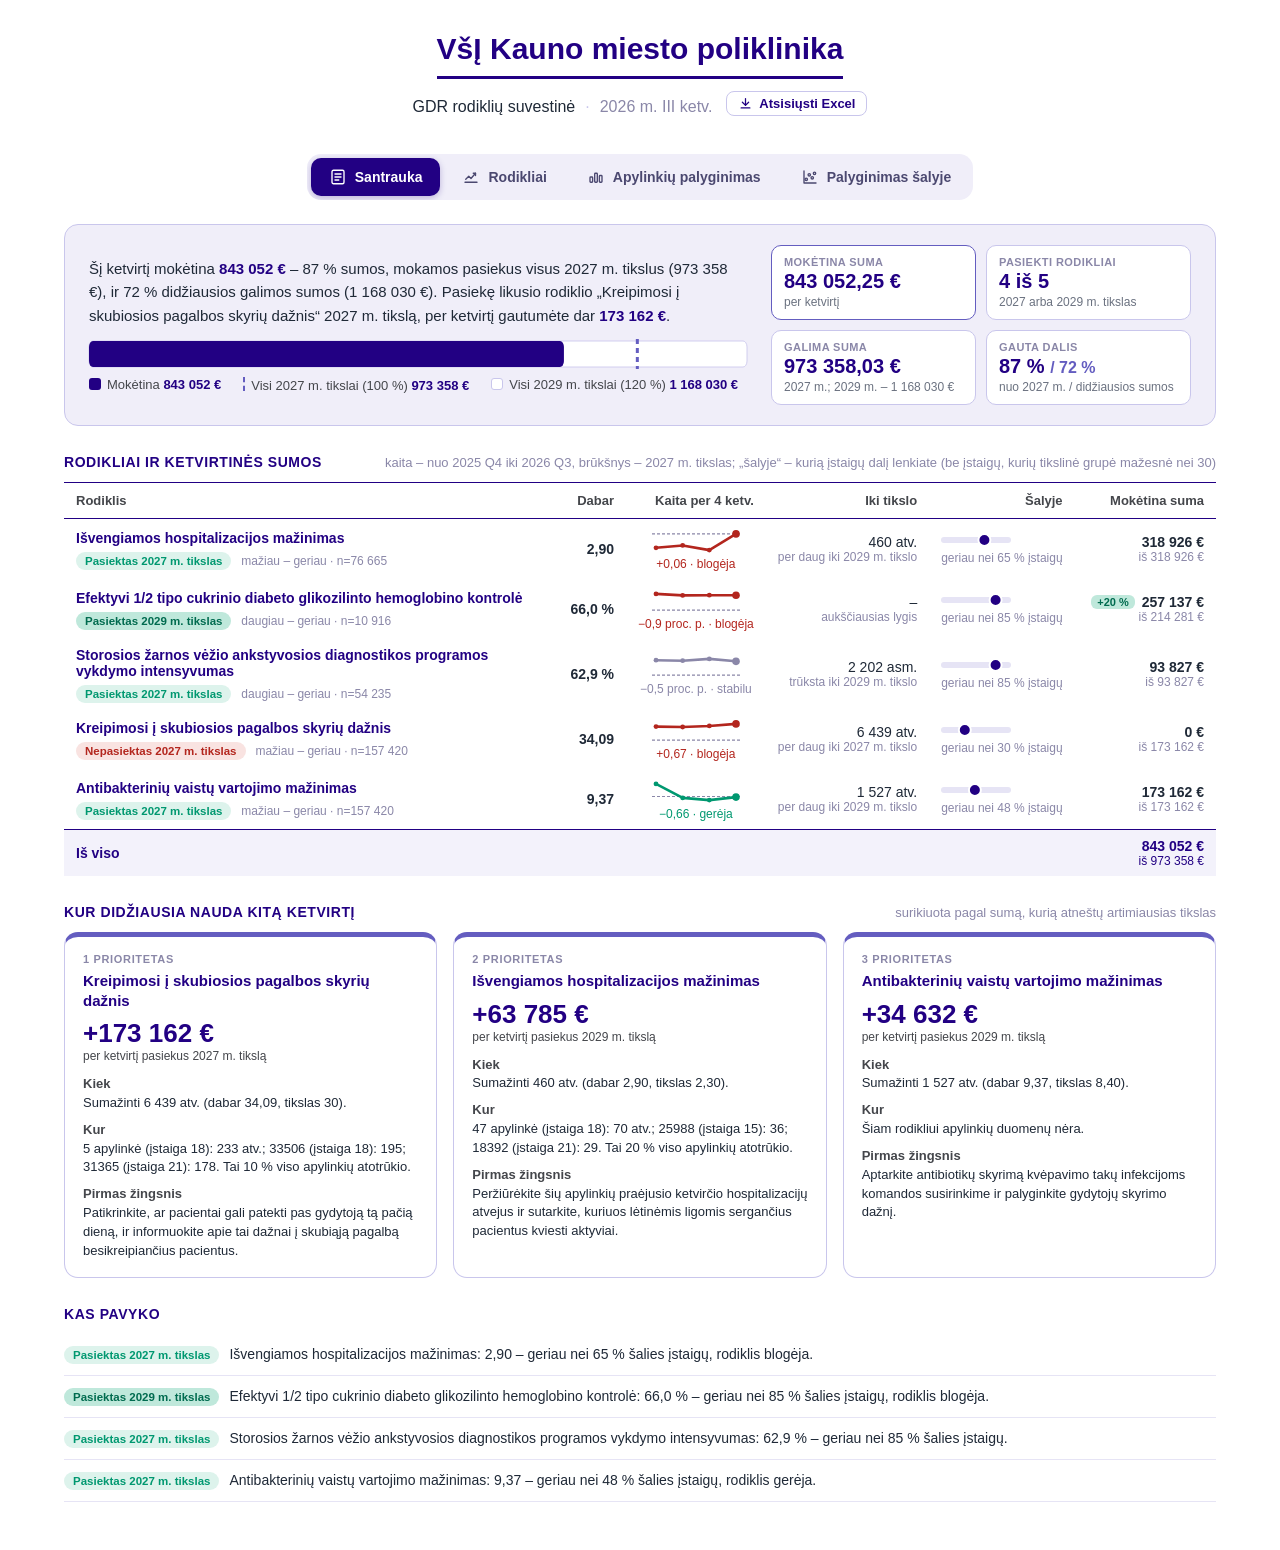
<file: gdr-pavyzdys/filialai/index.html>
<!DOCTYPE html>
<html lang="lt"><head><meta charset="utf-8">
<meta name="viewport" content="width=device-width,initial-scale=1">
<meta name="robots" content="noindex,nofollow,noarchive,nosnippet">
<meta name="referrer" content="no-referrer">
<title>GDR rodiklių suvestinė – VšĮ Kauno miesto poliklinika</title>
<link rel="stylesheet" href="../assets/app.d62f0872b1a9.css">
</head><body><div class="wrap">
<header>
<h1 id="title"></h1>
<div class="sub">GDR rodiklių suvestinė<span class="per" id="period"></span><a class="xl" href="GDR_2026Q3_18.xlsx" download><svg viewBox="0 0 24 24" aria-hidden="true"><path d="M12 4v11M7 10l5 5 5-5M5 19h14"/></svg>Atsisiųsti Excel</a></div>
</header>
<noscript><div class="notice"><p>Ataskaitai rodyti naršyklėje turi būti įjungtas JavaScript.</p></div></noscript>
<nav id="tabs" aria-label="Puslapiai"><div class="seg" role="tablist" aria-label="Ataskaitos skirtukai">
<button type="button" role="tab" id="t-santrauka" aria-controls="p-santrauka" data-p="p-santrauka"><svg viewBox="0 0 24 24" aria-hidden="true"><rect x="4" y="3" width="16" height="18" rx="2"/><path d="M8 8h8M8 12h8M8 16h5"/></svg><span>Santrauka</span></button>
<button type="button" role="tab" id="t-indicators" aria-controls="p-indicators" data-p="p-indicators"><svg viewBox="0 0 24 24" aria-hidden="true"><path d="M4 19h16"/><path d="M5 15l4-4 3 3 6-7"/><path d="M15 7h3v3"/></svg><span>Rodikliai</span></button>
<button type="button" role="tab" id="t-overview" aria-controls="p-overview" data-p="p-overview"><svg viewBox="0 0 24 24" aria-hidden="true"><rect x="4" y="12" width="3.5" height="7" rx="1"/><rect x="10.25" y="7" width="3.5" height="12" rx="1"/><rect x="16.5" y="10" width="3.5" height="9" rx="1"/></svg><span>Apylinkių palyginimas</span></button>
<button type="button" role="tab" id="t-country" aria-controls="p-country" data-p="p-country"><svg viewBox="0 0 24 24" aria-hidden="true"><circle cx="7" cy="15" r="1.6"/><circle cx="11" cy="9" r="1.6"/><circle cx="15" cy="13" r="1.6"/><circle cx="18" cy="7" r="1.6"/><path d="M4 4v16h16"/></svg><span>Palyginimas šalyje</span></button>
</div></nav>
<section class="page" id="p-santrauka" data-title="Santrauka" role="tabpanel" aria-labelledby="t-santrauka">
<div class="apz"><div class="apz-l" id="apz"></div><div class="apz-r" id="cards"></div></div>
<div class="thead"><h2>Rodikliai ir ketvirtinės sumos</h2><span id="sumsNote"></span></div>
<div class="tw"><table class="t rt" id="sums"></table></div>
<div id="prio"></div>
<div id="wins"></div>
</section>
<section class="page" id="p-indicators" data-title="Rodikliai" role="tabpanel" aria-labelledby="t-indicators">
<div class="filters"><label for="rodI">Rodiklis</label><select class="rod" id="rodI"></select></div>
<div class="stackw" id="ind"></div>
</section>
<section class="page" id="p-overview" data-title="Apylinkių palyginimas" role="tabpanel" aria-labelledby="t-overview">
<div class="bar" id="ovBar">
<div class="filters"><label for="rodO">Rodiklis</label><select class="rod" id="rodO"></select></div>
<div class="filters fil" hidden><label for="filS">Filialas</label><select id="filS"></select></div>
<div class="pick" id="aPick"><label for="aSel">Apylinkė</label>
<select id="aSel"></select></div>
<div class="gr"><span class="lbl" id="ovSwL">Grafikas</span><div class="sw" id="ovSw" role="group" aria-labelledby="ovSwL"><button type="button" data-g="dydis" class="active" aria-pressed="true">Taškinė diagrama</button><button type="button" data-g="reitingas" aria-pressed="false">Apylinkių reitingas</button></div></div>
</div>
<div id="ovDydis">
<div class="cards" id="aCards" hidden></div>
<div class="lg dots" id="aLgd"></div>
<div class="agrid" id="aOut"></div>
</div>
<div id="ovReit" hidden></div>
</section>
<section class="page" id="p-country" data-title="Palyginimas šalyje" role="tabpanel" aria-labelledby="t-country">
<div class="filters"><label for="rodC">Rodiklis</label><select class="rod" id="rodC"></select></div>
<div class="stackw" id="co"></div>
</section>
</div>
<div class="zm" id="aZm" hidden><div class="zbg" id="aZbg"></div><div class="zc" id="aZc" role="dialog" aria-modal="true" aria-label="Padidintas rodiklis"></div></div>
<script type="application/json" id="data">{"id": 18, "name": "VšĮ Kauno miesto poliklinika", "period": "2026 m. III ketv.", "quarters": ["2025 Q4", "2026 Q1", "2026 Q2", "2026 Q3"], "indicators": [{"nr": 1, "name": "Išvengiamos hospitalizacijos mažinimas", "lower": true, "pct": false, "per": 100, "tg": 76665, "vals": [2.84, 2.85, 2.83, 2.9], "country": 3.31, "t27": 2.9, "t28": 2.7, "t29": 2.3, "galima": 318926.4, "galima29": 382711.68, "mokama": 318926.4}, {"nr": 2, "name": "Efektyvi 1/2 tipo cukrinio diabeto glikozilinto hemoglobino kontrolė", "lower": false, "pct": true, "per": null, "tg": 10916, "vals": [0.6689, 0.6588, 0.6604, 0.6596], "country": 0.5342, "t27": 0.56, "t28": 0.6, "t29": 0.65, "galima": 214281.08, "galima29": 257137.3, "mokama": 257137.3}, {"nr": 3, "name": "Storosios žarnos vėžio ankstyvosios diagnostikos programos vykdymo intensyvumas", "lower": false, "pct": true, "per": null, "tg": 54235, "vals": [0.6345, 0.6323, 0.6399, 0.6294], "country": 0.5285, "t27": 0.57, "t28": 0.62, "t29": 0.67, "galima": 93826.55, "galima29": 112591.86, "mokama": 93826.55}, {"nr": 4, "name": "Kreipimosi į skubiosios pagalbos skyrių dažnis", "lower": true, "pct": false, "per": 100, "tg": 157420, "vals": [33.42, 33.31, 33.57, 34.09], "country": 31.48, "t27": 30, "t28": 27, "t29": 25, "galima": 173162.0, "galima29": 207794.4, "mokama": 0.0}, {"nr": 5, "name": "Antibakterinių vaistų vartojimo mažinimas", "lower": true, "pct": false, "per": 100, "tg": 157420, "vals": [10.03, 9.33, 9.22, 9.37], "country": 9.67, "t27": 9.4, "t28": 8.9, "t29": 8.4, "galima": 173162.0, "galima29": 207794.4, "mokama": 173162.0}], "apyl": {"1": [{"a": "106", "pc": "12", "tg": 747, "val": 2.59}, {"a": "109", "pc": "12", "tg": 588, "val": 2.9}, {"a": "111", "pc": "12", "tg": 601, "val": 3.61}, {"a": "113", "pc": "12", "tg": 653, "val": 1.83}, {"a": "114", "pc": "12", "tg": 658, "val": 2.04}, {"a": "115", "pc": "12", "tg": 455, "val": 3.41}, {"a": "116", "pc": "12", "tg": 434, "val": 2.75}, {"a": "118", "pc": "12", "tg": 633, "val": 6.69}, {"a": "123", "pc": "12", "tg": 887, "val": 3.64}, {"a": "125", "pc": "12", "tg": 427, "val": 2.46}, {"a": "133", "pc": "12", "tg": 350, "val": 1.89}, {"a": "134", "pc": "12", "tg": 500, "val": 1.84}, {"a": "142", "pc": "12", "tg": 259, "val": 1.73}, {"a": "144", "pc": "12", "tg": 645, "val": 1.93}, {"a": "152", "pc": "12", "tg": 704, "val": 3.03}, {"a": "157", "pc": "12", "tg": 597, "val": 6.53}, {"a": "158", "pc": "12", "tg": 333, "val": 5.24}, {"a": "159", "pc": "12", "tg": 799, "val": 3.04}, {"a": "160", "pc": "12", "tg": 512, "val": 3.45}, {"a": "161", "pc": "12", "tg": 86, "val": 10.09}, {"a": "181", "pc": "12", "tg": 563, "val": 1.29}, {"a": "185", "pc": "12", "tg": 619, "val": 3.57}, {"a": "186", "pc": "12", "tg": 785, "val": 3.12}, {"a": "190", "pc": "12", "tg": 803, "val": 5.51}, {"a": "251", "pc": "12", "tg": 466, "val": 0.36}, {"a": "30470", "pc": "12", "tg": 83, "val": 16.25}, {"a": "311", "pc": "12", "tg": 710, "val": 0.6}, {"a": "315", "pc": "12", "tg": 302, "val": 0.17}, {"a": "31775", "pc": "12", "tg": 115, "val": 16.73}, {"a": "31787", "pc": "12", "tg": 1023, "val": 4.05}, {"a": "32841", "pc": "12", "tg": 130, "val": 10.77}, {"a": "330", "pc": "12", "tg": 661, "val": 3.6}, {"a": "331", "pc": "12", "tg": 709, "val": 2.55}, {"a": "332", "pc": "12", "tg": 646, "val": 1.89}, {"a": "336", "pc": "12", "tg": 691, "val": 2.04}, {"a": "337", "pc": "12", "tg": 376, "val": 3.81}, {"a": "35074", "pc": "12", "tg": 741, "val": 3.89}, {"a": "35133", "pc": "12", "tg": 95, "val": 4.61}, {"a": "35157", "pc": "12", "tg": 518, "val": 3.95}, {"a": "105", "pc": "15", "tg": 887, "val": 2.02}, {"a": "125", "pc": "15", "tg": 1019, "val": 2.02}, {"a": "128", "pc": "15", "tg": 596, "val": 3.29}, {"a": "137", "pc": "15", "tg": 337, "val": 4.67}, {"a": "144", "pc": "15", "tg": 247, "val": 0.54}, {"a": "147", "pc": "15", "tg": 494, "val": 1.94}, {"a": "148", "pc": "15", "tg": 523, "val": 1.67}, {"a": "152", "pc": "15", "tg": 798, "val": 1.21}, {"a": "155", "pc": "15", "tg": 244, "val": 3.36}, {"a": "23917", "pc": "15", "tg": 121, "val": 6.83}, {"a": "25522", "pc": "15", "tg": 171, "val": 0.28}, {"a": "25988", "pc": "15", "tg": 735, "val": 7.11}, {"a": "26245", "pc": "15", "tg": 890, "val": 2.72}, {"a": "30898", "pc": "15", "tg": 428, "val": 1.76}, {"a": "32007", "pc": "15", "tg": 553, "val": 1.99}, {"a": "32391", "pc": "15", "tg": 530, "val": 1.62}, {"a": "42", "pc": "15", "tg": 731, "val": 2.51}, {"a": "45", "pc": "15", "tg": 200, "val": 2.17}, {"a": "53", "pc": "15", "tg": 156, "val": 0.47}, {"a": "56", "pc": "15", "tg": 203, "val": 0.44}, {"a": "69", "pc": "15", "tg": 330, "val": 0.37}, {"a": "71", "pc": "15", "tg": 371, "val": 0.71}, {"a": "73", "pc": "15", "tg": 75, "val": 0.32}, {"a": "75", "pc": "15", "tg": 332, "val": 0.46}, {"a": "12", "pc": "18", "tg": 679, "val": 2.24}, {"a": "14", "pc": "18", "tg": 410, "val": 0.31}, {"a": "18", "pc": "18", "tg": 847, "val": 2.88}, {"a": "18220", "pc": "18", "tg": 719, "val": 1.87}, {"a": "2", "pc": "18", "tg": 520, "val": 1.84}, {"a": "211", "pc": "18", "tg": 920, "val": 3.92}, {"a": "221", "pc": "18", "tg": 84, "val": 1.33}, {"a": "226", "pc": "18", "tg": 772, "val": 2.4}, {"a": "241", "pc": "18", "tg": 593, "val": 3.52}, {"a": "250", "pc": "18", "tg": 434, "val": 2.7}, {"a": "25321", "pc": "18", "tg": 279, "val": 0.51}, {"a": "27", "pc": "18", "tg": 63, "val": 0}, {"a": "3", "pc": "18", "tg": 734, "val": 2.44}, {"a": "30938", "pc": "18", "tg": 698, "val": 2.45}, {"a": "32", "pc": "18", "tg": 872, "val": 1.81}, {"a": "33506", "pc": "18", "tg": 277, "val": 6.4}, {"a": "34", "pc": "18", "tg": 910, "val": 2.71}, {"a": "342", "pc": "18", "tg": 281, "val": 0.32}, {"a": "34215", "pc": "18", "tg": 674, "val": 2.24}, {"a": "35", "pc": "18", "tg": 667, "val": 1.36}, {"a": "35278", "pc": "18", "tg": 671, "val": 2.39}, {"a": "35785", "pc": "18", "tg": 872, "val": 3.61}, {"a": "36536", "pc": "18", "tg": 642, "val": 2.2}, {"a": "40", "pc": "18", "tg": 636, "val": 1.87}, {"a": "42", "pc": "18", "tg": 654, "val": 1.93}, {"a": "440", "pc": "18", "tg": 884, "val": 3.91}, {"a": "47", "pc": "18", "tg": 502, "val": 16.13}, {"a": "49", "pc": "18", "tg": 1198, "val": 1.89}, {"a": "5", "pc": "18", "tg": 1166, "val": 2.78}, {"a": "50", "pc": "18", "tg": 785, "val": 3.44}, {"a": "52", "pc": "18", "tg": 398, "val": 1.91}, {"a": "55", "pc": "18", "tg": 343, "val": 2.66}, {"a": "57", "pc": "18", "tg": 762, "val": 3.86}, {"a": "11", "pc": "21", "tg": 403, "val": 0.61}, {"a": "18337", "pc": "21", "tg": 638, "val": 1.63}, {"a": "18392", "pc": "21", "tg": 340, "val": 10.72}, {"a": "18703", "pc": "21", "tg": 594, "val": 1.58}, {"a": "19807", "pc": "21", "tg": 565, "val": 0.81}, {"a": "20873", "pc": "21", "tg": 506, "val": 1.72}, {"a": "21", "pc": "21", "tg": 263, "val": 0.62}, {"a": "21402", "pc": "21", "tg": 290, "val": 1.86}, {"a": "23919", "pc": "21", "tg": 656, "val": 1.51}, {"a": "24548", "pc": "21", "tg": 202, "val": 1.58}, {"a": "24751", "pc": "21", "tg": 610, "val": 3.14}, {"a": "26483", "pc": "21", "tg": 596, "val": 2.41}, {"a": "26515", "pc": "21", "tg": 720, "val": 5.34}, {"a": "31325", "pc": "21", "tg": 671, "val": 1.71}, {"a": "31365", "pc": "21", "tg": 635, "val": 2.63}, {"a": "31393", "pc": "21", "tg": 612, "val": 3.01}, {"a": "32064", "pc": "21", "tg": 681, "val": 2.62}, {"a": "32116", "pc": "21", "tg": 648, "val": 1.52}, {"a": "32514", "pc": "21", "tg": 883, "val": 1.83}, {"a": "33025", "pc": "21", "tg": 780, "val": 2.75}, {"a": "33284", "pc": "21", "tg": 652, "val": 1.71}, {"a": "33926", "pc": "21", "tg": 750, "val": 4.28}, {"a": "34262", "pc": "21", "tg": 668, "val": 2.83}, {"a": "498", "pc": "21", "tg": 557, "val": 1.88}, {"a": "7666", "pc": "21", "tg": 574, "val": 1.44}, {"a": "101", "pc": "23", "tg": 521, "val": 2.32}, {"a": "113", "pc": "23", "tg": 473, "val": 2.64}, {"a": "133", "pc": "23", "tg": 234, "val": 11.83}, {"a": "141", "pc": "23", "tg": 649, "val": 2.78}, {"a": "142", "pc": "23", "tg": 54, "val": 1.5}, {"a": "151", "pc": "23", "tg": 771, "val": 2.78}, {"a": "171", "pc": "23", "tg": 164, "val": 3.88}, {"a": "201", "pc": "23", "tg": 546, "val": 2.35}, {"a": "21", "pc": "23", "tg": 606, "val": 2.59}, {"a": "214", "pc": "23", "tg": 822, "val": 4.2}, {"a": "215", "pc": "23", "tg": 9, "val": 8.97}, {"a": "33", "pc": "23", "tg": 365, "val": 0.75}, {"a": "34545", "pc": "23", "tg": 270, "val": 3.3}, {"a": "35707", "pc": "23", "tg": 629, "val": 1.83}, {"a": "41", "pc": "23", "tg": 806, "val": 2.35}, {"a": "61", "pc": "23", "tg": 855, "val": 2.69}, {"a": "71", "pc": "23", "tg": 732, "val": 2.64}, {"a": "83", "pc": "23", "tg": 293, "val": 0.55}, {"a": "911", "pc": "23", "tg": 551, "val": 2.73}], "2": [{"a": "106", "pc": "12", "tg": 117, "val": 0.7179}, {"a": "109", "pc": "12", "tg": 89, "val": 0.6966}, {"a": "111", "pc": "12", "tg": 116, "val": 0.7931}, {"a": "113", "pc": "12", "tg": 113, "val": 0.646}, {"a": "114", "pc": "12", "tg": 115, "val": 0.6348}, {"a": "115", "pc": "12", "tg": 97, "val": 0.7216}, {"a": "116", "pc": "12", "tg": 56, "val": 0.5893}, {"a": "118", "pc": "12", "tg": 105, "val": 0.781}, {"a": "123", "pc": "12", "tg": 141, "val": 0.5319}, {"a": "125", "pc": "12", "tg": 95, "val": 0.6526}, {"a": "133", "pc": "12", "tg": 41, "val": 0.7317}, {"a": "134", "pc": "12", "tg": 90, "val": 0.5556}, {"a": "142", "pc": "12", "tg": 20, "val": 0.75}, {"a": "144", "pc": "12", "tg": 102, "val": 0.549}, {"a": "152", "pc": "12", "tg": 112, "val": 0.7054}, {"a": "157", "pc": "12", "tg": 119, "val": 0.6387}, {"a": "158", "pc": "12", "tg": 36, "val": 0.3889}, {"a": "159", "pc": "12", "tg": 120, "val": 0.5583}, {"a": "160", "pc": "12", "tg": 84, "val": 0.6548}, {"a": "161", "pc": "12", "tg": 28, "val": 0.7857}, {"a": "181", "pc": "12", "tg": 90, "val": 0.7556}, {"a": "185", "pc": "12", "tg": 99, "val": 0.6869}, {"a": "186", "pc": "12", "tg": 106, "val": 0.717}, {"a": "190", "pc": "12", "tg": 57, "val": 0.5965}, {"a": "251", "pc": "12", "tg": 2, "val": 0}, {"a": "30470", "pc": "12", "tg": 22, "val": 0.5455}, {"a": "311", "pc": "12", "tg": 5, "val": 0}, {"a": "315", "pc": "12", "tg": 0, "val": 0}, {"a": "31775", "pc": "12", "tg": 21, "val": 0.7143}, {"a": "31787", "pc": "12", "tg": 206, "val": 0.6311}, {"a": "32841", "pc": "12", "tg": 27, "val": 0.9259}, {"a": "330", "pc": "12", "tg": 119, "val": 0.5966}, {"a": "331", "pc": "12", "tg": 109, "val": 0.6972}, {"a": "332", "pc": "12", "tg": 114, "val": 0.6579}, {"a": "336", "pc": "12", "tg": 56, "val": 0.5}, {"a": "337", "pc": "12", "tg": 58, "val": 0.431}, {"a": "35074", "pc": "12", "tg": 131, "val": 0.687}, {"a": "35133", "pc": "12", "tg": 9, "val": 0.6667}, {"a": "35157", "pc": "12", "tg": 65, "val": 0.6}, {"a": "105", "pc": "15", "tg": 148, "val": 0.6959}, {"a": "125", "pc": "15", "tg": 165, "val": 0.5515}, {"a": "128", "pc": "15", "tg": 107, "val": 0.6075}, {"a": "137", "pc": "15", "tg": 58, "val": 0.5517}, {"a": "144", "pc": "15", "tg": 39, "val": 0.5641}, {"a": "147", "pc": "15", "tg": 86, "val": 0.7093}, {"a": "148", "pc": "15", "tg": 87, "val": 0.7011}, {"a": "152", "pc": "15", "tg": 104, "val": 0.8365}, {"a": "155", "pc": "15", "tg": 42, "val": 0.5952}, {"a": "23917", "pc": "15", "tg": 19, "val": 0.6316}, {"a": "25522", "pc": "15", "tg": 27, "val": 0.6296}, {"a": "25988", "pc": "15", "tg": 82, "val": 0.6585}, {"a": "26245", "pc": "15", "tg": 130, "val": 0.5846}, {"a": "30898", "pc": "15", "tg": 65, "val": 0.6923}, {"a": "32007", "pc": "15", "tg": 81, "val": 0.6049}, {"a": "32391", "pc": "15", "tg": 89, "val": 0.6742}, {"a": "42", "pc": "15", "tg": 92, "val": 0.5435}, {"a": "45", "pc": "15", "tg": 33, "val": 0.7576}, {"a": "53", "pc": "15", "tg": 3, "val": 0.3333}, {"a": "56", "pc": "15", "tg": 4, "val": 0}, {"a": "69", "pc": "15", "tg": 0, "val": 0}, {"a": "71", "pc": "15", "tg": 1, "val": 0}, {"a": "73", "pc": "15", "tg": 1, "val": 0}, {"a": "75", "pc": "15", "tg": 4, "val": 0.75}, {"a": "12", "pc": "18", "tg": 89, "val": 0.5843}, {"a": "14", "pc": "18", "tg": 2, "val": 0}, {"a": "18", "pc": "18", "tg": 131, "val": 0.7176}, {"a": "18220", "pc": "18", "tg": 102, "val": 0.6176}, {"a": "2", "pc": "18", "tg": 93, "val": 0.5699}, {"a": "211", "pc": "18", "tg": 159, "val": 0.7107}, {"a": "221", "pc": "18", "tg": 23, "val": 0.5652}, {"a": "226", "pc": "18", "tg": 139, "val": 0.6187}, {"a": "241", "pc": "18", "tg": 86, "val": 0.7326}, {"a": "250", "pc": "18", "tg": 58, "val": 0.5172}, {"a": "25321", "pc": "18", "tg": 3, "val": 1}, {"a": "27", "pc": "18", "tg": 0, "val": 0}, {"a": "3", "pc": "18", "tg": 108, "val": 0.6574}, {"a": "30938", "pc": "18", "tg": 119, "val": 0.6639}, {"a": "32", "pc": "18", "tg": 167, "val": 0.5868}, {"a": "33506", "pc": "18", "tg": 18, "val": 0.7222}, {"a": "34", "pc": "18", "tg": 119, "val": 0.8571}, {"a": "342", "pc": "18", "tg": 1, "val": 1}, {"a": "34215", "pc": "18", "tg": 113, "val": 0.646}, {"a": "35", "pc": "18", "tg": 87, "val": 0.5287}, {"a": "35278", "pc": "18", "tg": 123, "val": 0.6016}, {"a": "35785", "pc": "18", "tg": 65, "val": 0.6154}, {"a": "36536", "pc": "18", "tg": 67, "val": 0.6567}, {"a": "40", "pc": "18", "tg": 116, "val": 0.6724}, {"a": "42", "pc": "18", "tg": 113, "val": 0.5664}, {"a": "440", "pc": "18", "tg": 74, "val": 0.7432}, {"a": "47", "pc": "18", "tg": 64, "val": 0.5}, {"a": "49", "pc": "18", "tg": 122, "val": 0.6475}, {"a": "5", "pc": "18", "tg": 185, "val": 0.6865}, {"a": "50", "pc": "18", "tg": 139, "val": 0.6691}, {"a": "52", "pc": "18", "tg": 51, "val": 0.6863}, {"a": "55", "pc": "18", "tg": 44, "val": 0.5}, {"a": "57", "pc": "18", "tg": 130, "val": 0.6692}, {"a": "11", "pc": "21", "tg": 2, "val": 0.5}, {"a": "18337", "pc": "21", "tg": 105, "val": 0.6667}, {"a": "18392", "pc": "21", "tg": 36, "val": 0.7778}, {"a": "18703", "pc": "21", "tg": 115, "val": 0.7043}, {"a": "19807", "pc": "21", "tg": 88, "val": 0.8295}, {"a": "20873", "pc": "21", "tg": 90, "val": 0.6556}, {"a": "21", "pc": "21", "tg": 2, "val": 0}, {"a": "21402", "pc": "21", "tg": 48, "val": 0.6667}, {"a": "23919", "pc": "21", "tg": 77, "val": 0.7922}, {"a": "24548", "pc": "21", "tg": 27, "val": 0.5926}, {"a": "24751", "pc": "21", "tg": 60, "val": 0.5167}, {"a": "26483", "pc": "21", "tg": 82, "val": 0.6951}, {"a": "26515", "pc": "21", "tg": 92, "val": 0.6304}, {"a": "31325", "pc": "21", "tg": 105, "val": 0.6381}, {"a": "31365", "pc": "21", "tg": 104, "val": 0.6923}, {"a": "31393", "pc": "21", "tg": 67, "val": 0.6716}, {"a": "32064", "pc": "21", "tg": 101, "val": 0.7426}, {"a": "32116", "pc": "21", "tg": 21, "val": 0.7143}, {"a": "32514", "pc": "21", "tg": 151, "val": 0.7351}, {"a": "33025", "pc": "21", "tg": 137, "val": 0.7153}, {"a": "33284", "pc": "21", "tg": 90, "val": 0.7444}, {"a": "33926", "pc": "21", "tg": 110, "val": 0.7545}, {"a": "34262", "pc": "21", "tg": 39, "val": 0.7179}, {"a": "498", "pc": "21", "tg": 79, "val": 0.6582}, {"a": "7666", "pc": "21", "tg": 107, "val": 0.7664}, {"a": "101", "pc": "23", "tg": 115, "val": 0.6783}, {"a": "113", "pc": "23", "tg": 57, "val": 0.614}, {"a": "133", "pc": "23", "tg": 3, "val": 0}, {"a": "141", "pc": "23", "tg": 103, "val": 0.5728}, {"a": "142", "pc": "23", "tg": 8, "val": 1}, {"a": "151", "pc": "23", "tg": 150, "val": 0.7333}, {"a": "171", "pc": "23", "tg": 26, "val": 0.5}, {"a": "201", "pc": "23", "tg": 76, "val": 0.5921}, {"a": "21", "pc": "23", "tg": 106, "val": 0.8019}, {"a": "214", "pc": "23", "tg": 142, "val": 0.662}, {"a": "215", "pc": "23", "tg": 1, "val": 0}, {"a": "33", "pc": "23", "tg": 4, "val": 0}, {"a": "34545", "pc": "23", "tg": 59, "val": 0.6949}, {"a": "35707", "pc": "23", "tg": 129, "val": 0.6977}, {"a": "41", "pc": "23", "tg": 144, "val": 0.5}, {"a": "61", "pc": "23", "tg": 159, "val": 0.6918}, {"a": "71", "pc": "23", "tg": 136, "val": 0.7794}, {"a": "83", "pc": "23", "tg": 2, "val": 0}, {"a": "911", "pc": "23", "tg": 92, "val": 0.6739}], "3": [{"a": "106", "pc": "12", "tg": 626, "val": 0.6486}, {"a": "109", "pc": "12", "tg": 508, "val": 0.5689}, {"a": "111", "pc": "12", "tg": 657, "val": 0.5464}, {"a": "113", "pc": "12", "tg": 702, "val": 0.651}, {"a": "114", "pc": "12", "tg": 640, "val": 0.5703}, {"a": "115", "pc": "12", "tg": 455, "val": 0.5736}, {"a": "116", "pc": "12", "tg": 421, "val": 0.4964}, {"a": "118", "pc": "12", "tg": 336, "val": 0.5268}, {"a": "123", "pc": "12", "tg": 674, "val": 0.6691}, {"a": "125", "pc": "12", "tg": 454, "val": 0.4207}, {"a": "133", "pc": "12", "tg": 253, "val": 0.498}, {"a": "134", "pc": "12", "tg": 494, "val": 0.4899}, {"a": "142", "pc": "12", "tg": 229, "val": 0.5677}, {"a": "144", "pc": "12", "tg": 715, "val": 0.372}, {"a": "152", "pc": "12", "tg": 630, "val": 0.5429}, {"a": "157", "pc": "12", "tg": 586, "val": 0.4676}, {"a": "158", "pc": "12", "tg": 226, "val": 0.5088}, {"a": "159", "pc": "12", "tg": 630, "val": 0.5381}, {"a": "160", "pc": "12", "tg": 519, "val": 0.5568}, {"a": "161", "pc": "12", "tg": 28, "val": 0.1429}, {"a": "181", "pc": "12", "tg": 546, "val": 0.533}, {"a": "185", "pc": "12", "tg": 502, "val": 0.5717}, {"a": "186", "pc": "12", "tg": 548, "val": 0.5219}, {"a": "190", "pc": "12", "tg": 301, "val": 0.5814}, {"a": "251", "pc": "12", "tg": 0, "val": 0}, {"a": "30470", "pc": "12", "tg": 13, "val": 0.3846}, {"a": "311", "pc": "12", "tg": 0, "val": 0}, {"a": "315", "pc": "12", "tg": 0, "val": 0}, {"a": "31775", "pc": "12", "tg": 18, "val": 0.5}, {"a": "31787", "pc": "12", "tg": 1045, "val": 0.5349}, {"a": "32841", "pc": "12", "tg": 51, "val": 0.4902}, {"a": "330", "pc": "12", "tg": 622, "val": 0.5113}, {"a": "331", "pc": "12", "tg": 536, "val": 0.5056}, {"a": "332", "pc": "12", "tg": 550, "val": 0.5109}, {"a": "336", "pc": "12", "tg": 363, "val": 0.584}, {"a": "337", "pc": "12", "tg": 275, "val": 0.6618}, {"a": "35074", "pc": "12", "tg": 668, "val": 0.4656}, {"a": "35133", "pc": "12", "tg": 57, "val": 0.5439}, {"a": "35157", "pc": "12", "tg": 444, "val": 0.5766}, {"a": "105", "pc": "15", "tg": 681, "val": 0.4978}, {"a": "125", "pc": "15", "tg": 869, "val": 0.5535}, {"a": "128", "pc": "15", "tg": 513, "val": 0.5458}, {"a": "137", "pc": "15", "tg": 295, "val": 0.5288}, {"a": "144", "pc": "15", "tg": 220, "val": 0.5045}, {"a": "147", "pc": "15", "tg": 532, "val": 0.5056}, {"a": "148", "pc": "15", "tg": 501, "val": 0.5689}, {"a": "152", "pc": "15", "tg": 639, "val": 0.59}, {"a": "155", "pc": "15", "tg": 157, "val": 0.465}, {"a": "23917", "pc": "15", "tg": 88, "val": 0.7045}, {"a": "25522", "pc": "15", "tg": 186, "val": 0.3602}, {"a": "25988", "pc": "15", "tg": 541, "val": 0.5323}, {"a": "26245", "pc": "15", "tg": 647, "val": 0.544}, {"a": "30898", "pc": "15", "tg": 410, "val": 0.5415}, {"a": "32007", "pc": "15", "tg": 394, "val": 0.5406}, {"a": "32391", "pc": "15", "tg": 447, "val": 0.6309}, {"a": "42", "pc": "15", "tg": 662, "val": 0.6858}, {"a": "45", "pc": "15", "tg": 114, "val": 0.5702}, {"a": "53", "pc": "15", "tg": 0, "val": 0}, {"a": "56", "pc": "15", "tg": 0, "val": 0}, {"a": "69", "pc": "15", "tg": 0, "val": 0}, {"a": "71", "pc": "15", "tg": 0, "val": 0}, {"a": "73", "pc": "15", "tg": 0, "val": 0}, {"a": "75", "pc": "15", "tg": 0, "val": 0}, {"a": "12", "pc": "18", "tg": 523, "val": 0.8489}, {"a": "14", "pc": "18", "tg": 0, "val": 0}, {"a": "18", "pc": "18", "tg": 606, "val": 0.6914}, {"a": "18220", "pc": "18", "tg": 667, "val": 0.7286}, {"a": "2", "pc": "18", "tg": 432, "val": 0.5718}, {"a": "211", "pc": "18", "tg": 823, "val": 0.7716}, {"a": "221", "pc": "18", "tg": 55, "val": 0.5636}, {"a": "226", "pc": "18", "tg": 548, "val": 0.7664}, {"a": "241", "pc": "18", "tg": 471, "val": 0.6624}, {"a": "250", "pc": "18", "tg": 372, "val": 0.7554}, {"a": "25321", "pc": "18", "tg": 0, "val": 0}, {"a": "27", "pc": "18", "tg": 0, "val": 0}, {"a": "3", "pc": "18", "tg": 516, "val": 0.6124}, {"a": "30938", "pc": "18", "tg": 488, "val": 0.6352}, {"a": "32", "pc": "18", "tg": 620, "val": 0.6532}, {"a": "33506", "pc": "18", "tg": 105, "val": 0.6952}, {"a": "34", "pc": "18", "tg": 700, "val": 0.6943}, {"a": "342", "pc": "18", "tg": 0, "val": 0}, {"a": "34215", "pc": "18", "tg": 635, "val": 0.5795}, {"a": "35", "pc": "18", "tg": 530, "val": 0.8208}, {"a": "35278", "pc": "18", "tg": 548, "val": 0.6971}, {"a": "35785", "pc": "18", "tg": 234, "val": 0.7094}, {"a": "36536", "pc": "18", "tg": 437, "val": 0.6018}, {"a": "40", "pc": "18", "tg": 430, "val": 0.7837}, {"a": "42", "pc": "18", "tg": 560, "val": 0.8232}, {"a": "440", "pc": "18", "tg": 461, "val": 0.7462}, {"a": "47", "pc": "18", "tg": 413, "val": 0.7312}, {"a": "49", "pc": "18", "tg": 637, "val": 0.7959}, {"a": "5", "pc": "18", "tg": 763, "val": 0.6671}, {"a": "50", "pc": "18", "tg": 627, "val": 0.7384}, {"a": "52", "pc": "18", "tg": 280, "val": 0.6643}, {"a": "55", "pc": "18", "tg": 307, "val": 0.7492}, {"a": "57", "pc": "18", "tg": 728, "val": 0.8393}, {"a": "11", "pc": "21", "tg": 0, "val": 0}, {"a": "18337", "pc": "21", "tg": 501, "val": 0.7385}, {"a": "18392", "pc": "21", "tg": 268, "val": 0.5858}, {"a": "18703", "pc": "21", "tg": 473, "val": 0.6638}, {"a": "19807", "pc": "21", "tg": 416, "val": 0.6346}, {"a": "20873", "pc": "21", "tg": 426, "val": 0.6526}, {"a": "21", "pc": "21", "tg": 0, "val": 0}, {"a": "21402", "pc": "21", "tg": 246, "val": 0.7114}, {"a": "23919", "pc": "21", "tg": 415, "val": 0.6434}, {"a": "24548", "pc": "21", "tg": 109, "val": 0.6881}, {"a": "24751", "pc": "21", "tg": 287, "val": 0.7178}, {"a": "26483", "pc": "21", "tg": 384, "val": 0.6094}, {"a": "26515", "pc": "21", "tg": 483, "val": 0.7267}, {"a": "31325", "pc": "21", "tg": 473, "val": 0.685}, {"a": "31365", "pc": "21", "tg": 370, "val": 0.6351}, {"a": "31393", "pc": "21", "tg": 383, "val": 0.6684}, {"a": "32064", "pc": "21", "tg": 365, "val": 0.5945}, {"a": "32116", "pc": "21", "tg": 88, "val": 0.5909}, {"a": "32514", "pc": "21", "tg": 580, "val": 0.6828}, {"a": "33025", "pc": "21", "tg": 569, "val": 0.6415}, {"a": "33284", "pc": "21", "tg": 293, "val": 0.7099}, {"a": "33926", "pc": "21", "tg": 501, "val": 0.6886}, {"a": "34262", "pc": "21", "tg": 141, "val": 0.7092}, {"a": "498", "pc": "21", "tg": 408, "val": 0.5564}, {"a": "7666", "pc": "21", "tg": 411, "val": 0.6423}, {"a": "101", "pc": "23", "tg": 458, "val": 0.6288}, {"a": "113", "pc": "23", "tg": 257, "val": 0.677}, {"a": "133", "pc": "23", "tg": 0, "val": 0}, {"a": "141", "pc": "23", "tg": 613, "val": 0.6819}, {"a": "142", "pc": "23", "tg": 58, "val": 0.6724}, {"a": "151", "pc": "23", "tg": 675, "val": 0.7081}, {"a": "171", "pc": "23", "tg": 97, "val": 0.5361}, {"a": "201", "pc": "23", "tg": 352, "val": 0.8097}, {"a": "21", "pc": "23", "tg": 457, "val": 0.628}, {"a": "214", "pc": "23", "tg": 615, "val": 0.665}, {"a": "215", "pc": "23", "tg": 6, "val": 0.8333}, {"a": "33", "pc": "23", "tg": 0, "val": 0}, {"a": "34545", "pc": "23", "tg": 271, "val": 0.6642}, {"a": "35707", "pc": "23", "tg": 534, "val": 0.7247}, {"a": "41", "pc": "23", "tg": 699, "val": 0.7496}, {"a": "61", "pc": "23", "tg": 763, "val": 0.7562}, {"a": "71", "pc": "23", "tg": 633, "val": 0.6856}, {"a": "83", "pc": "23", "tg": 0, "val": 0}, {"a": "911", "pc": "23", "tg": 423, "val": 0.7612}], "4": [{"a": "106", "pc": "12", "tg": 1316, "val": 38.86}, {"a": "109", "pc": "12", "tg": 1177, "val": 24.11}, {"a": "111", "pc": "12", "tg": 1313, "val": 26.73}, {"a": "113", "pc": "12", "tg": 1415, "val": 30.96}, {"a": "114", "pc": "12", "tg": 1336, "val": 27.82}, {"a": "115", "pc": "12", "tg": 1226, "val": 30.66}, {"a": "116", "pc": "12", "tg": 1157, "val": 34.7}, {"a": "118", "pc": "12", "tg": 1040, "val": 46.15}, {"a": "123", "pc": "12", "tg": 1880, "val": 36.72}, {"a": "125", "pc": "12", "tg": 825, "val": 25.68}, {"a": "133", "pc": "12", "tg": 735, "val": 26.56}, {"a": "134", "pc": "12", "tg": 1022, "val": 33.93}, {"a": "142", "pc": "12", "tg": 595, "val": 36.52}, {"a": "144", "pc": "12", "tg": 1349, "val": 34.61}, {"a": "152", "pc": "12", "tg": 1597, "val": 29.9}, {"a": "157", "pc": "12", "tg": 1136, "val": 38.43}, {"a": "158", "pc": "12", "tg": 575, "val": 45.45}, {"a": "159", "pc": "12", "tg": 1755, "val": 36.31}, {"a": "160", "pc": "12", "tg": 991, "val": 32.27}, {"a": "161", "pc": "12", "tg": 120, "val": 27.93}, {"a": "181", "pc": "12", "tg": 1157, "val": 30.38}, {"a": "185", "pc": "12", "tg": 1405, "val": 32.74}, {"a": "186", "pc": "12", "tg": 1688, "val": 34.91}, {"a": "190", "pc": "12", "tg": 1787, "val": 38.73}, {"a": "251", "pc": "12", "tg": 827, "val": 6.66}, {"a": "30470", "pc": "12", "tg": 96, "val": 111.51}, {"a": "311", "pc": "12", "tg": 1443, "val": 19.35}, {"a": "315", "pc": "12", "tg": 721, "val": 5.07}, {"a": "31775", "pc": "12", "tg": 135, "val": 37.78}, {"a": "31787", "pc": "12", "tg": 2149, "val": 31.99}, {"a": "32841", "pc": "12", "tg": 181, "val": 46.36}, {"a": "330", "pc": "12", "tg": 1351, "val": 36.37}, {"a": "331", "pc": "12", "tg": 1575, "val": 30.89}, {"a": "332", "pc": "12", "tg": 1429, "val": 32.1}, {"a": "336", "pc": "12", "tg": 1804, "val": 31.8}, {"a": "337", "pc": "12", "tg": 720, "val": 28.89}, {"a": "35074", "pc": "12", "tg": 1781, "val": 34.3}, {"a": "35133", "pc": "12", "tg": 173, "val": 53.37}, {"a": "35157", "pc": "12", "tg": 1446, "val": 41.43}, {"a": "105", "pc": "15", "tg": 1823, "val": 34.34}, {"a": "125", "pc": "15", "tg": 1938, "val": 30.4}, {"a": "128", "pc": "15", "tg": 1068, "val": 25.92}, {"a": "137", "pc": "15", "tg": 697, "val": 27.92}, {"a": "144", "pc": "15", "tg": 555, "val": 22.85}, {"a": "147", "pc": "15", "tg": 1091, "val": 21.89}, {"a": "148", "pc": "15", "tg": 1170, "val": 20.49}, {"a": "152", "pc": "15", "tg": 1673, "val": 35.65}, {"a": "155", "pc": "15", "tg": 447, "val": 31.88}, {"a": "23917", "pc": "15", "tg": 205, "val": 45.89}, {"a": "25522", "pc": "15", "tg": 386, "val": 15.83}, {"a": "25988", "pc": "15", "tg": 1648, "val": 38}, {"a": "26245", "pc": "15", "tg": 1765, "val": 31.91}, {"a": "30898", "pc": "15", "tg": 1065, "val": 24.92}, {"a": "32007", "pc": "15", "tg": 1183, "val": 34.15}, {"a": "32391", "pc": "15", "tg": 1109, "val": 36.9}, {"a": "42", "pc": "15", "tg": 1492, "val": 28.07}, {"a": "45", "pc": "15", "tg": 345, "val": 29.21}, {"a": "53", "pc": "15", "tg": 595, "val": 5.7}, {"a": "56", "pc": "15", "tg": 458, "val": 6.69}, {"a": "69", "pc": "15", "tg": 937, "val": 10.1}, {"a": "71", "pc": "15", "tg": 841, "val": 18.71}, {"a": "73", "pc": "15", "tg": 330, "val": 5.38}, {"a": "75", "pc": "15", "tg": 706, "val": 8.8}, {"a": "12", "pc": "18", "tg": 1447, "val": 33.41}, {"a": "14", "pc": "18", "tg": 707, "val": 10.17}, {"a": "18", "pc": "18", "tg": 1477, "val": 37.33}, {"a": "18220", "pc": "18", "tg": 1706, "val": 28.1}, {"a": "2", "pc": "18", "tg": 1183, "val": 28.2}, {"a": "211", "pc": "18", "tg": 1805, "val": 31.26}, {"a": "221", "pc": "18", "tg": 144, "val": 19.65}, {"a": "226", "pc": "18", "tg": 1335, "val": 25.41}, {"a": "241", "pc": "18", "tg": 1247, "val": 33.8}, {"a": "250", "pc": "18", "tg": 775, "val": 38.29}, {"a": "25321", "pc": "18", "tg": 608, "val": 6.01}, {"a": "27", "pc": "18", "tg": 144, "val": 3.69}, {"a": "3", "pc": "18", "tg": 1534, "val": 35.77}, {"a": "30938", "pc": "18", "tg": 1548, "val": 35.57}, {"a": "32", "pc": "18", "tg": 1455, "val": 37.01}, {"a": "33506", "pc": "18", "tg": 593, "val": 62.73}, {"a": "34", "pc": "18", "tg": 1757, "val": 36.7}, {"a": "342", "pc": "18", "tg": 582, "val": 23.55}, {"a": "34215", "pc": "18", "tg": 1552, "val": 33.3}, {"a": "35", "pc": "18", "tg": 1416, "val": 34.85}, {"a": "35278", "pc": "18", "tg": 1364, "val": 28.29}, {"a": "35785", "pc": "18", "tg": 1789, "val": 37.25}, {"a": "36536", "pc": "18", "tg": 1494, "val": 34.75}, {"a": "40", "pc": "18", "tg": 1194, "val": 35.87}, {"a": "42", "pc": "18", "tg": 1378, "val": 30.76}, {"a": "440", "pc": "18", "tg": 1606, "val": 36.47}, {"a": "47", "pc": "18", "tg": 1075, "val": 37.35}, {"a": "49", "pc": "18", "tg": 2137, "val": 33.27}, {"a": "5", "pc": "18", "tg": 2123, "val": 40.94}, {"a": "50", "pc": "18", "tg": 1519, "val": 31.15}, {"a": "52", "pc": "18", "tg": 744, "val": 30.21}, {"a": "55", "pc": "18", "tg": 640, "val": 31.07}, {"a": "57", "pc": "18", "tg": 1501, "val": 37.17}, {"a": "11", "pc": "21", "tg": 793, "val": 25.36}, {"a": "18337", "pc": "21", "tg": 1230, "val": 31.01}, {"a": "18392", "pc": "21", "tg": 762, "val": 42.31}, {"a": "18703", "pc": "21", "tg": 1197, "val": 28.9}, {"a": "19807", "pc": "21", "tg": 1148, "val": 30}, {"a": "20873", "pc": "21", "tg": 1040, "val": 32.32}, {"a": "21", "pc": "21", "tg": 545, "val": 9.94}, {"a": "21402", "pc": "21", "tg": 653, "val": 31.69}, {"a": "23919", "pc": "21", "tg": 1212, "val": 32.13}, {"a": "24548", "pc": "21", "tg": 538, "val": 32.66}, {"a": "24751", "pc": "21", "tg": 1501, "val": 34.61}, {"a": "26483", "pc": "21", "tg": 1168, "val": 31.95}, {"a": "26515", "pc": "21", "tg": 1390, "val": 39.42}, {"a": "31325", "pc": "21", "tg": 1122, "val": 36.56}, {"a": "31365", "pc": "21", "tg": 1057, "val": 46.75}, {"a": "31393", "pc": "21", "tg": 1402, "val": 37.89}, {"a": "32064", "pc": "21", "tg": 1449, "val": 33.53}, {"a": "32116", "pc": "21", "tg": 1459, "val": 37.91}, {"a": "32514", "pc": "21", "tg": 1678, "val": 39.91}, {"a": "33025", "pc": "21", "tg": 1474, "val": 32.46}, {"a": "33284", "pc": "21", "tg": 1380, "val": 34.14}, {"a": "33926", "pc": "21", "tg": 1536, "val": 38.33}, {"a": "34262", "pc": "21", "tg": 1551, "val": 37.86}, {"a": "498", "pc": "21", "tg": 1013, "val": 31.85}, {"a": "7666", "pc": "21", "tg": 1030, "val": 26.72}, {"a": "101", "pc": "23", "tg": 1139, "val": 25.88}, {"a": "113", "pc": "23", "tg": 949, "val": 46.55}, {"a": "133", "pc": "23", "tg": 440, "val": 5.55}, {"a": "141", "pc": "23", "tg": 1369, "val": 24.52}, {"a": "142", "pc": "23", "tg": 124, "val": 23.28}, {"a": "151", "pc": "23", "tg": 1465, "val": 28.69}, {"a": "171", "pc": "23", "tg": 348, "val": 42.84}, {"a": "201", "pc": "23", "tg": 1314, "val": 30.15}, {"a": "21", "pc": "23", "tg": 1165, "val": 33.87}, {"a": "214", "pc": "23", "tg": 1524, "val": 34.47}, {"a": "215", "pc": "23", "tg": 22, "val": 79.27}, {"a": "33", "pc": "23", "tg": 814, "val": 9.92}, {"a": "34545", "pc": "23", "tg": 535, "val": 29.55}, {"a": "35707", "pc": "23", "tg": 1165, "val": 36.16}, {"a": "41", "pc": "23", "tg": 1521, "val": 32.1}, {"a": "61", "pc": "23", "tg": 1540, "val": 30.84}, {"a": "71", "pc": "23", "tg": 1526, "val": 36.67}, {"a": "83", "pc": "23", "tg": 687, "val": 6.69}, {"a": "911", "pc": "23", "tg": 911, "val": 37.04}]}, "peers": {"1": [[8118, 4.23], [5596, 3.8], [3390, 4.73], [764, 6.63], [847, 5.74], [5606, 2.7], [16126, 3.72], [5190, 3.7], [1985, 4.23], [14550, 3.24], [5535, 3.61], [2206, 4.39], [4482, 3.38], [9165, 3.31], [7475, 3.56], [20180, 3.29], [6113, 6.05], [15295, 3.51], [6907, 6.57], [44535, 2.83], [52456, 3.48], [48071, 3.01], [40675, 2.29], [19491, 3.59], [5479, 2.48], [35254, 2.79], [952, 5.48], [4779, 4.51], [3073, 2.63], [4515, 5.14], [10841, 4.34], [18404, 2.17], [11933, 2.08], [771, 2.62], [453, 1.99], [7507, 2.95], [2891, 4.76], [6668, 2.33], [14313, 3.19], [13578, 3.23], [6721, 5.72], [9293, 3.93], [3879, 4.52], [5853, 4.44], [714, 4.32], [6106, 4.1], [797, 4.41], [9626, 5.27], [4440, 2.52], [1586, 4.17], [8047, 2.78], [6885, 4.2], [2245, 3.02], [4921, 4.45], [2345, 5.03], [11125, 3.06], [4864, 2.93], [3699, 6.66], [7831, 4.55], [850, 2.53], [4570, 4.56], [2302, 3.18], [925, 2.77], [582, 4.58], [4869, 3.77], [878, 3.14], [1094, 3.91], [463, 3.47], [919, 3.9], [6655, 2.94], [2030, 3.88], [1177, 4.33], [1390, 3.81], [5754, 3.07], [2457, 2.63], [5076, 3.43], [3186, 2.03], [0, 0], [8445, 3.6], [2449, 2.52], [12183, 3.73], [442, 6.29], [5628, 4.25], [5078, 4.59], [829, 3], [8272, 4.54], [1971, 2.77], [1252, 6.25], [4966, 3.45], [3982, 2.75], [1517, 3.39], [1328, 2.78], [7696, 5.21], [3651, 3.13], [4473, 1.69], [5521, 2.87], [826, 2.81], [1031, 2.31], [532, 5.29], [478, 8.23], [1293, 4.13], [1076, 3.25], [1345, 3.1], [2148, 4.65], [3026, 2.16], [1454, 3.16], [2076, 3.28], [3761, 3.4], [1790, 3.12], [512, 4.86], [837, 3.56], [599, 3.22], [263, 10.81], [2266, 3.05], [2101, 3.52], [409, 2.78], [698, 4.42], [4269, 3.52], [1393, 3.59], [594, 3.24], [3036, 3.46], [125, 3.23], [13336, 2.72], [399, 4.14], [2722, 2.91], [170, 6.23], [1447, 3], [2634, 3.84], [1355, 8], [512, 4.58], [3099, 2.96], [6591, 2.78], [361, 1.54], [1672, 2.77], [525, 3.47], [1202, 6.01], [2062, 2.38], [1222, 4.26], [3255, 2.76], [1315, 2.54], [2265, 1.65], [789, 6.46], [797, 4.62], [567, 1.47], [2089, 4.6], [1801, 4.52], [1276, 2.06], [3320, 3.53], [1127, 1.95], [670, 3.12], [2055, 2.11], [2495, 3.44], [348, 1.82], [870, 4.13], [515, 2.14], [1783, 3.36], [3965, 3.65], [833, 3.68], [5995, 4.07], [1194, 5.7], [1040, 2.85], [962, 2.27], [2626, 4.63], [1594, 2.16], [7720, 2.31], [1605, 2.27], [663, 2.07], [1371, 3.45], [2128, 2.32], [5143, 4.49], [573, 3.91], [1707, 2.73], [1946, 2.97], [43, 4.22], [6302, 2.96], [956, 3.61], [8474, 4.07], [992, 2.88], [3083, 2.57], [183, 4.55], [1547, 2.28], [1956, 2.76], [5333, 2.97], [2276, 2.51], [3414, 4.12], [1472, 2.66], [1241, 2.72], [1682, 3.97], [558, 2.32], [2170, 3.59], [2291, 3.25], [1038, 3.73], [1391, 6.99], [1701, 2.32], [3540, 2.21], [57, 1.38], [602, 1.07], [0, 0], [1268, 4.2], [1353, 2.4], [179, 0.12], [1144, 2.51], [906, 3.23], [552, 3.98], [10425, 2.95], [1429, 4.97], [475, 1.41], [596, 2.44], [7030, 2.82], [5387, 4], [1754, 2.01], [3724, 4.25], [720, 2.3], [3572, 2.66], [491, 0.81], [8080, 4.56], [113, 5.21], [157, 3.86], [2004, 3.29], [901, 1.59], [1870, 2.9], [3904, 3.88], [384, 2.27], [1720, 2.47], [710, 2.15], [4922, 5.32], [558, 2.1], [2274, 3.68], [930, 6.32], [1241, 2.69], [635, 1.89], [2952, 2.03], [7396, 3.23], [213, 1.12], [1665, 3.67], [2134, 3.66], [1693, 4.37], [661, 2.94], [885, 3.86], [1003, 4.73], [3495, 3.87], [1153, 2.71], [705, 3.18], [1452, 3.59], [450, 4.67], [427, 3.6], [3935, 2.75], [1392, 3.88], [5352, 2.79], [549, 2.85], [343, 1.26], [2967, 3.13], [650, 3.13], [9757, 2.64], [1031, 4.66], [1161, 3.94], [2762, 4.98], [145195, 2.77], [5198, 3.06], [2111, 3.22], [1171, 2.33], [570, 2.66], [458, 9.95], [693, 2.39], [869, 2.87], [2214, 4.83], [0, 0], [1837, 4.15], [8419, 3.04], [448, 2.84], [2048, 4.54], [364, 3.89], [708, 2.73], [0, 0], [866, 4.98], [3703, 4.92], [2769, 2.27], [1253, 5.2], [48, 4.49], [590, 3.73], [249, 1.88], [963, 2.99], [29, 9.3], [1334, 2.63], [1426, 2.64], [1315, 4.22], [1602, 3.41], [1585, 5.04], [601, 9.42], [3639, 2.3], [14, 31.82], [69, 0], [539, 7.85], [1627, 1.38], [147, 6.11], [1, 0], [3750, 5.26], [127, 0.62], [14924, 2.89], [5100, 1.81], [2151, 2.85], [111, 3.74], [661, 5.05], [1149, 5.59], [89, 6.07], [2318, 3.97], [449, 8.47], [2881, 3.92], [67, 8.22], [7581, 2.55], [705, 1.8], [279, 2.79], [257, 0.47], [321, 1.81], [426, 7.98], [364, 3.36], [462, 2.61], [692, 4.33], [32734, 3.59], [2289, 2.94]], "2": [[891, 0.4355], [688, 0.3605], [387, 0.584], [112, 0.5804], [132, 0.25], [731, 0.5445], [2562, 0.7338], [726, 0.4642], [264, 0.4129], [2027, 0.6453], [628, 0.3376], [363, 0.5675], [575, 0.2435], [989, 0.4176], [869, 0.4269], [2989, 0.4376], [862, 0.5557], [1885, 0.3358], [887, 0.4205], [6959, 0.637], [5707, 0.6804], [6670, 0.5478], [5862, 0.6723], [2993, 0.4313], [793, 0.6646], [4959, 0.5537], [131, 0.2748], [681, 0.351], [359, 0.1866], [746, 0.5255], [1852, 0.5329], [2162, 0.5768], [1095, 0.59], [98, 0.4592], [69, 0.7246], [893, 0.6092], [459, 0.6166], [1061, 0.6664], [1990, 0.5769], [1842, 0.4381], [1007, 0.5422], [1185, 0.5401], [530, 0.3755], [784, 0.4477], [44, 0], [706, 0.2904], [61, 0.0328], [1249, 0.5396], [827, 0.5067], [261, 0.5556], [1037, 0.5092], [1021, 0.6366], [227, 0.5022], [663, 0.2851], [319, 0.2759], [1378, 0.2431], [610, 0.5656], [463, 0.4492], [915, 0.3617], [77, 0.6104], [682, 0.5352], [205, 0.4829], [141, 0.7589], [67, 0.6418], [702, 0.4858], [113, 0.4513], [135, 0.4815], [54, 0.1296], [159, 0.327], [884, 0.5407], [253, 0.4901], [91, 0.0989], [155, 0.2194], [982, 0.556], [320, 0.2313], [785, 0.5885], [359, 0.4708], [0, 0], [1163, 0.3568], [356, 0.4663], [1092, 0.315], [57, 0.193], [912, 0.3958], [947, 0.4921], [97, 0.3918], [1147, 0.2703], [254, 0.3976], [223, 0.5785], [761, 0.3614], [540, 0.5593], [193, 0.601], [57, 0.3509], [1014, 0.3185], [320, 0.4563], [245, 0.4449], [693, 0.3506], [119, 0.6555], [125, 0.64], [58, 0.5172], [55, 0.7273], [180, 0.6833], [152, 0.3026], [159, 0.1006], [300, 0.53], [375, 0.5387], [219, 0.4384], [232, 0.1983], [459, 0.1307], [118, 0.322], [76, 0.7237], [88, 0.5909], [59, 0.0847], [24, 0.0417], [218, 0.4266], [240, 0.3958], [63, 0.6984], [79, 0.6709], [355, 0.2845], [159, 0.2767], [92, 0.7283], [401, 0.5012], [12, 0.0833], [1053, 0.6667], [90, 0.7111], [344, 0.6948], [29, 0.2759], [270, 0.6296], [460, 0.6283], [163, 0.6196], [39, 0.2564], [288, 0.3681], [841, 0.7503], [16, 0.0625], [265, 0.8038], [66, 0.4848], [126, 0.6032], [257, 0.5409], [173, 0.763], [338, 0.6006], [126, 0.1032], [324, 0.6605], [120, 0.5083], [115, 0.7043], [89, 0.1461], [319, 0.2696], [161, 0.3913], [117, 0.5385], [362, 0.4669], [67, 0.3134], [101, 0.4356], [117, 0.1709], [135, 0.7259], [76, 0.8553], [95, 0.3368], [52, 0.25], [170, 0.4], [397, 0.3199], [93, 0.5806], [690, 0.4783], [118, 0.4068], [69, 0.5507], [163, 0.638], [423, 0.2648], [221, 0.4027], [650, 0.2338], [118, 0.4237], [97, 0.5464], [122, 0.4672], [206, 0.3544], [414, 0.6232], [47, 0.2979], [181, 0.2928], [196, 0.6276], [7, 0], [787, 0.6798], [81, 0.716], [1039, 0.5717], [73, 0.2877], [195, 0.3128], [40, 0.275], [264, 0.447], [135, 0.3778], [410, 0.3366], [283, 0.4346], [381, 0.1837], [151, 0.5033], [148, 0.6892], [75, 0.7333], [26, 0.2692], [239, 0.5146], [349, 0.6189], [113, 0.4336], [171, 0.4211], [149, 0.4832], [247, 0.3279], [8, 0], [57, 0.6316], [0, 0], [183, 0.5301], [195, 0.2359], [1, 0], [172, 0.5407], [105, 0.7619], [77, 0.4026], [855, 0.5509], [201, 0.5174], [83, 0.2289], [82, 0.6585], [585, 0.5573], [691, 0.5123], [257, 0.2257], [610, 0.6328], [70, 0.3], [333, 0.4865], [39, 0.3077], [692, 0.4928], [56, 0.7857], [19, 0.3684], [183, 0.5628], [75, 0.4], [147, 0.3061], [455, 0.622], [50, 0.4], [259, 0.3514], [56, 0.6607], [363, 0.5455], [82, 0.561], [94, 0.5213], [113, 0.0619], [55, 0.3636], [45, 0.2889], [271, 0.4317], [680, 0.4794], [35, 0.1429], [213, 0.3709], [255, 0.4314], [187, 0.3797], [81, 0.0617], [96, 0.5313], [113, 0.0531], [402, 0.893], [117, 0.5983], [94, 0.2021], [163, 0.4356], [39, 0.1795], [49, 0.3469], [429, 0.2448], [205, 0.4829], [443, 0.4944], [40, 0.175], [25, 0.08], [371, 0.7062], [71, 0.3662], [1038, 0.6243], [96, 0.4167], [148, 0.5], [340, 0.6618], [15059, 0.5535], [224, 0.6071], [200, 0.43], [58, 0.1552], [41, 0.1463], [80, 0.3375], [84, 0.1786], [122, 0.5328], [250, 0.508], [0, 0], [249, 0.6707], [1316, 0.5357], [49, 0.6939], [271, 0.6199], [39, 0.2308], [63, 0.8413], [0, 0], [141, 0.5532], [614, 0.6596], [418, 0.3301], [192, 0.6302], [10, 0.3], [100, 0.6], [13, 0.3846], [73, 0.2877], [11, 0.7273], [226, 0.677], [121, 0.7273], [239, 0.5858], [157, 0.4204], [215, 0.1953], [2, 0.5], [560, 0.6196], [0, 0], [2, 0.5], [85, 0.3176], [58, 0.431], [21, 0.2381], [0, 0], [564, 0.4663], [4, 0.25], [2392, 0.7546], [630, 0.6556], [216, 0.6574], [2, 0.5], [76, 0.7105], [58, 0.1379], [7, 0.7143], [174, 0.6034], [69, 0.7681], [328, 0.7287], [2, 0.5], [926, 0.4309], [64, 0.5781], [19, 0.4211], [7, 0.2857], [13, 0.3077], [61, 0.1967], [48, 0.4167], [5, 0.2], [20, 0.35], [4087, 0.645], [287, 0.7387]], "3": [[6483, 0.5099], [4767, 0.3558], [2470, 0.5947], [679, 0.458], [882, 0.593], [4675, 0.2068], [13295, 0.5686], [4744, 0.6185], [1574, 0.4282], [9654, 0.5052], [4293, 0.5325], [1802, 0.6249], [3567, 0.4909], [6506, 0.4216], [5852, 0.4563], [17073, 0.4921], [5945, 0.2728], [12992, 0.3919], [6606, 0.5372], [25565, 0.5166], [27989, 0.5728], [36127, 0.5986], [25134, 0.679], [15317, 0.5026], [4368, 0.3049], [24432, 0.5988], [951, 0.3365], [4000, 0.392], [2071, 0.3539], [3336, 0.5486], [9015, 0.5353], [14566, 0.5954], [6726, 0.6754], [738, 0.4783], [386, 0.6684], [6427, 0.6032], [2784, 0.6448], [5235, 0.5628], [11641, 0.6389], [10991, 0.5398], [6438, 0.4181], [8287, 0.5434], [3464, 0.4235], [5671, 0.5421], [703, 0.3514], [5103, 0.4362], [549, 0.4772], [7713, 0.6503], [3424, 0.5266], [1366, 0.4502], [6775, 0.5212], [5732, 0.5225], [1536, 0.6074], [4509, 0.4538], [2092, 0.4971], [9366, 0.2624], [4070, 0.5737], [4061, 0.5361], [6959, 0.5302], [732, 0.5219], [4175, 0.4831], [1710, 0.6076], [772, 0.4819], [449, 0.5724], [3679, 0.3933], [590, 0.7983], [954, 0.6321], [397, 0.461], [794, 0.5353], [5287, 0.55], [1528, 0.5432], [806, 0.3375], [1250, 0.4944], [4758, 0.5229], [2070, 0.4976], [4698, 0.4868], [2471, 0.6079], [6, 0], [6771, 0.4414], [2212, 0.5461], [8710, 0.4491], [472, 0.5508], [6502, 0.4903], [4859, 0.6108], [599, 0.5509], [6624, 0.5279], [1629, 0.3996], [1265, 0.5913], [4335, 0.4362], [3572, 0.6058], [1211, 0.4112], [646, 0.5108], [6669, 0.3183], [2268, 0.5097], [1889, 0.639], [4410, 0.5447], [750, 0.4027], [740, 0.7405], [454, 0.3899], [416, 0.6514], [975, 0.7415], [759, 0.5863], [1279, 0.4394], [1999, 0.5048], [2319, 0.5653], [1597, 0.5479], [1533, 0.5134], [3237, 0.409], [1192, 0.3154], [375, 0.6667], [634, 0.6372], [512, 0.084], [421, 0.0784], [1735, 0.3666], [1532, 0.4563], [336, 0.256], [520, 0.7038], [2829, 0.5521], [1162, 0.3683], [459, 0.6449], [2458, 0.5195], [187, 0.0642], [5684, 0.6293], [515, 0.7223], [2398, 0.4341], [264, 0.2311], [1509, 0.5732], [2271, 0.5848], [1062, 0.6601], [395, 0.4658], [2405, 0.3896], [4014, 0.7394], [202, 0.2376], [1500, 0.6187], [564, 0.6472], [667, 0.6402], [1550, 0.6794], [1059, 0.5571], [2071, 0.689], [899, 0.2214], [1738, 0.5334], [834, 0.4125], [829, 0.7334], [588, 0.3384], [2239, 0.3671], [1229, 0.5639], [833, 0.6255], [2347, 0.5492], [509, 0.4637], [649, 0.3467], [1111, 0.3132], [733, 0.7599], [628, 0.6274], [883, 0.5402], [370, 0.5405], [1235, 0.5377], [3124, 0.428], [739, 0.4966], [5453, 0.4352], [824, 0.608], [647, 0.3941], [817, 0.6854], [2220, 0.4901], [1305, 0.5816], [4992, 0.2776], [915, 0.4142], [605, 0.476], [693, 0.4848], [1491, 0.4058], [2530, 0.536], [411, 0.2774], [1545, 0.3702], [1281, 0.5847], [45, 0.0889], [4469, 0.5444], [435, 0.4575], [6490, 0.5485], [809, 0.2744], [1301, 0.4612], [235, 0.766], [1392, 0.4274], [1035, 0.9333], [3110, 0.5775], [1593, 0.3804], [2858, 0.346], [1179, 0.5471], [621, 0.4412], [897, 0.4247], [373, 0.3807], [1606, 0.5504], [2108, 0.5745], [666, 0.5511], [1297, 0.4503], [1122, 0.4483], [1833, 0.3388], [74, 0.027], [326, 0.635], [6, 0], [1145, 0.6218], [3094, 0.1726], [56, 0.5179], [940, 0.6691], [555, 0.755], [324, 0.5278], [6044, 0.5372], [1151, 0.4631], [474, 0.5127], [579, 0.6908], [4313, 0.5769], [3821, 0.3667], [1536, 0.4948], [3030, 0.7033], [574, 0.0889], [2426, 0.4905], [338, 0.287], [6034, 0.4775], [335, 0.3254], [490, 0.0571], [1089, 0.5932], [622, 0.365], [928, 0.4914], [2472, 0.5348], [636, 0.4167], [1720, 0.5093], [353, 0.5411], [1996, 0.3783], [541, 0.4418], [702, 0.406], [1034, 0.354], [352, 0.3892], [364, 0.3187], [1858, 0.4699], [5423, 0.3865], [234, 0.3846], [1311, 0.4073], [2103, 0.3709], [1211, 0.5582], [556, 0.1745], [748, 0.4545], [882, 0.4456], [3218, 0.8269], [842, 0.8705], [552, 0.4457], [976, 0.4969], [308, 0.3766], [316, 0.4051], [3079, 0.4021], [1289, 0.5981], [3646, 0.5044], [433, 0.7968], [351, 0.1937], [2144, 0.5821], [448, 0.4688], [6453, 0.73], [474, 0.4051], [867, 0.3645], [1788, 0.6337], [92633, 0.5238], [1620, 0.6154], [1182, 0.5914], [1215, 0.1564], [258, 0.4806], [299, 0.4147], [509, 0.0255], [1666, 0.1849], [1682, 0.5024], [8, 0], [1369, 0.5734], [6280, 0.5048], [403, 0.464], [1685, 0.6101], [401, 0.1546], [489, 0.8016], [0, 0], [758, 0.7902], [2978, 0.4527], [2013, 0.4848], [1115, 0.6018], [59, 0.1525], [534, 0.2228], [122, 0.5], [767, 0.3025], [4, 0], [1195, 0.4351], [784, 0.5931], [1066, 0.424], [1022, 0.6429], [1170, 0.4872], [38, 0.4211], [2718, 0.6957], [9, 0.1111], [17, 0.1176], [390, 0.3897], [413, 0.4431], [141, 0.2766], [0, 0], [2548, 0.5235], [39, 0.6154], [14580, 0.5137], [3898, 0.7345], [1207, 0.5957], [30, 0.7], [228, 0.5702], [360, 0.325], [60, 0.65], [1293, 0.5422], [144, 0.6042], [1738, 0.6928], [31, 0.4839], [6281, 0.4604], [407, 0.6265], [142, 0.4085], [71, 0.6901], [181, 0.453], [328, 0.564], [183, 0.4918], [72, 0.4861], [149, 0.4228], [24028, 0.6738], [1524, 0.5249]], "4": [[17843, 27.8], [11347, 38.76], [7653, 33.86], [1609, 26.37], [1875, 29.07], [12228, 33.82], [32954, 33.63], [9947, 31.86], [3699, 27.15], [27171, 47.51], [12100, 33.02], [4648, 33.79], [8711, 31.8], [18447, 37.09], [15475, 39.69], [41913, 38.28], [12591, 26.67], [32318, 27.46], [14582, 26.94], [93626, 31.77], [122603, 30.47], [115726, 28.39], [88211, 28.25], [42439, 30.64], [11352, 32.44], [70667, 30.95], [2439, 29.38], [10446, 36.95], [6476, 35.41], [8303, 27.71], [21122, 33.27], [39885, 28.02], [25265, 26.08], [1707, 23.91], [900, 29.13], [15162, 32.68], [6495, 34.2], [13171, 32.86], [30154, 26.19], [27896, 24.25], [15019, 24.35], [18229, 21.81], [7675, 26.31], [12978, 23.71], [1637, 21.3], [15337, 26.8], [1410, 34.1], [21049, 27.18], [9726, 29.17], [3262, 43.66], [17576, 35.39], [13806, 43.17], [4273, 32.08], [10639, 41.02], [4488, 32.82], [27965, 25.3], [10052, 34.53], [8751, 23.65], [17636, 40.92], [1893, 22.41], [9936, 31.51], [5283, 27.97], [1766, 37.15], [1147, 31.24], [8949, 40.05], [1483, 32.87], [2175, 42.11], [937, 28.11], [1805, 37.97], [12944, 45.68], [4549, 24.89], [2255, 36.17], [3050, 30.75], [9888, 35.08], [5406, 31.29], [10360, 30.48], [6777, 26.79], [14, 0], [16837, 45.99], [5119, 28.02], [25346, 30.39], [1019, 31.83], [11074, 27.99], [10755, 50.27], [1512, 36.26], [15686, 38.02], [4051, 34.58], [2566, 36.7], [10896, 42.17], [8416, 28.87], [3105, 38.27], [3036, 40.15], [16358, 26.98], [7935, 29.44], [10195, 27.93], [10498, 22.73], [1764, 36.07], [1988, 30.29], [1230, 28.59], [1069, 20.83], [2399, 31.72], [1561, 20.28], [3559, 32.93], [3778, 31.23], [5607, 31.48], [2965, 40.82], [4108, 22.43], [8372, 25.35], [4418, 43.82], [967, 33.47], [1724, 22.09], [1086, 25.9], [1023, 20.02], [4739, 26.93], [3660, 53.38], [803, 34.88], [1383, 32.66], [9153, 39.23], [3559, 33.09], [1181, 30.58], [6033, 41.16], [436, 21.59], [28010, 33.6], [1233, 35.95], [4721, 28.43], [907, 25], [3424, 23.76], [5387, 31.53], [2812, 27.6], [941, 28.76], [6846, 32.32], [13880, 31.24], [959, 34.26], [3535, 28.19], [1267, 24.63], [2144, 34.96], [3827, 30.42], [2365, 32.38], [7456, 33.34], [3352, 27.84], [4139, 26.88], [1615, 31.84], [1831, 26.32], [1061, 26.97], [5088, 36.62], [4082, 22.63], [2674, 32.65], [6996, 33.95], [2134, 42.04], [1398, 33.95], [5047, 24.4], [5439, 33.72], [1708, 21.71], [1834, 24.8], [912, 35.18], [3843, 32.78], [9068, 31.54], [1854, 21.72], [14242, 33.13], [2694, 35.31], [3239, 30.58], [1674, 29.53], [5628, 24.56], [2874, 26.04], [18940, 25.76], [3911, 27.59], [1226, 40.99], [2711, 45.43], [5128, 25.87], [13146, 37.93], [1113, 38.65], [3773, 23.92], [3530, 36.72], [100, 23.08], [13426, 32.91], [2110, 45.76], [16661, 33.08], [2983, 23.17], [6718, 29.19], [457, 18.85], [2524, 33.56], [3501, 51.26], [10973, 33.84], [4961, 24.81], [7196, 29.92], [3330, 22.89], [2673, 25.81], [4472, 28.54], [1803, 27.43], [4349, 31.24], [4845, 23.4], [2137, 32.02], [3361, 34.43], [4234, 27.21], [9090, 28.24], [254, 30.22], [1452, 32.4], [15, 0], [2655, 22.94], [12339, 19.37], [527, 35.14], [2580, 28.21], [1547, 34.5], [1080, 38.14], [26217, 32.4], [2569, 28.26], [965, 16.08], [1374, 19.81], [16839, 33.63], [10321, 26.95], [3531, 28.82], [7068, 34.19], [1274, 24.59], [8687, 26.4], [1180, 30.52], [24739, 30.78], [758, 22.96], [1597, 15.76], [4474, 37.57], [2124, 30.18], [3914, 31.9], [8147, 36.11], [2226, 18.62], [3205, 21.86], [1541, 28.85], [11207, 38.31], [1289, 36.7], [5360, 29.26], [2279, 26.63], [3156, 27.02], [2748, 21.73], [6837, 29.88], [23171, 30.44], [474, 30.15], [3332, 34.16], [5423, 26.61], [3482, 34.34], [1168, 30.31], [1584, 45.7], [2574, 30.32], [8247, 32.72], [2126, 45.16], [1344, 34.55], [2970, 39.8], [885, 27.94], [832, 31.58], [8767, 29.28], [3215, 19.27], [13473, 27.6], [1150, 34.07], [907, 28.16], [6007, 28.64], [1197, 37.67], [23442, 27.88], [2475, 35.98], [2455, 28.87], [4967, 28.83], [324805, 30.49], [12638, 33.17], [4678, 23.05], [6670, 50.04], [1297, 25.14], [631, 47.38], [1205, 37.72], [4804, 22.74], [4681, 32.55], [32, 21.08], [3747, 37.4], [15749, 42.68], [977, 19.87], [5088, 35.49], [2270, 29.6], [1569, 31.53], [1, 22.22], [1926, 23.91], [6516, 27.97], [4369, 48.2], [2376, 41.17], [160, 16.21], [1203, 31.65], [1149, 27.14], [2237, 26.14], [29, 43.52], [3373, 33.37], [3260, 29.93], [3235, 34.61], [3722, 30.28], [3439, 27.18], [1246, 32.54], [6813, 36.13], [48, 273.89], [176, 20.22], [1385, 48.02], [5366, 25.32], [785, 32.98], [5, 25.47], [6511, 50.33], [242, 39.86], [33683, 27.93], [12343, 29.57], [3707, 49.44], [354, 52.03], [1113, 33.64], [2791, 36.81], [182, 34.42], [5781, 37.27], [846, 61.65], [5279, 49.46], [184, 31.24], [15358, 32.12], [1357, 31.28], [779, 44.83], [587, 35.5], [947, 31.07], [731, 37.53], [672, 38.01], [1358, 29.28], [2082, 37.17], [66432, 31.41], [4537, 39.84]], "5": [[17843, 7.6], [11347, 10.75], [7653, 8.2], [1609, 7.41], [1875, 9.72], [12228, 6.88], [32954, 9.49], [9947, 9.69], [3699, 6.74], [27171, 9.92], [12100, 9.16], [4648, 9.02], [8711, 7.86], [18447, 8.51], [15475, 8.44], [41913, 9.47], [12591, 9.26], [32318, 8.89], [14582, 9.46], [93626, 9.37], [122603, 10.59], [115726, 10.28], [88211, 10.32], [42439, 9.65], [11352, 9.85], [70667, 10.88], [2439, 3.99], [10446, 8.21], [6476, 6.59], [8303, 10.29], [21122, 9.79], [39885, 9.92], [25265, 7.79], [1707, 8], [900, 15.73], [15162, 10.4], [6495, 6.95], [13171, 9.24], [30154, 8.99], [27896, 8.41], [15019, 6.56], [18229, 10.09], [7675, 8.21], [12978, 9.1], [1637, 9.94], [15337, 6.65], [1410, 11.67], [21049, 10.13], [9726, 10.66], [3262, 6.37], [17576, 6.56], [13806, 8.94], [4273, 8.83], [10639, 7.76], [4488, 7.91], [27965, 6.49], [10052, 10.36], [8751, 6.51], [17636, 24.99], [1893, 11.64], [9936, 10.97], [5283, 7.79], [1766, 12.61], [1147, 7.92], [8949, 8.35], [1483, 7.47], [2175, 8.67], [937, 10.11], [1805, 4.33], [12944, 11.53], [4549, 10.12], [2255, 14.04], [3050, 7.37], [9888, 13.19], [5406, 8.31], [10360, 9.14], [6777, 9.36], [14, 0], [16837, 9.62], [5119, 7], [25346, 8.6], [1019, 7.73], [11074, 12.48], [10755, 10.36], [1512, 11.99], [15686, 9.64], [4051, 12.12], [2566, 6.94], [10896, 8.31], [8416, 8.29], [3105, 9.99], [3036, 8.85], [16358, 9.03], [7935, 10.32], [10195, 12.63], [10498, 10.3], [1764, 7.97], [1988, 16.78], [1230, 5.09], [1069, 8.93], [2399, 12.96], [1561, 9.86], [3559, 9.01], [3778, 10.98], [5607, 12.93], [2965, 13.02], [4108, 12.74], [8372, 10.58], [4418, 7.81], [967, 9.55], [1724, 5.94], [1086, 15.66], [1023, 7.88], [4739, 8.69], [3660, 10.3], [803, 8.6], [1383, 7.45], [9153, 11.94], [3559, 11.21], [1181, 4.52], [6033, 12.07], [436, 5.54], [28010, 9.44], [1233, 9.81], [4721, 13.47], [907, 10.46], [3424, 6.12], [5387, 12.25], [2812, 7.36], [941, 10.37], [6846, 8.58], [13880, 9.14], [959, 10.09], [3535, 8.75], [1267, 5.21], [2144, 13.81], [3827, 39.62], [2365, 9.76], [7456, 13.43], [3352, 6.35], [4139, 9.48], [1615, 9.53], [1831, 10.06], [1061, 14.47], [5088, 6.69], [4082, 9.05], [2674, 10.72], [6996, 6.72], [2134, 10.33], [1398, 6.43], [5047, 7.91], [5439, 6.77], [1708, 4.15], [1834, 7.61], [912, 2.65], [3843, 8.47], [9068, 7.27], [1854, 4.23], [14242, 9.61], [2694, 9.94], [3239, 9.49], [1674, 5.3], [5628, 11.22], [2874, 6.54], [18940, 6.94], [3911, 9.89], [1226, 6.93], [2711, 7.42], [5128, 8.53], [13146, 10.29], [1113, 6.21], [3773, 9.54], [3530, 10.1], [100, 8.22], [13426, 8.52], [2110, 7.05], [16661, 15.51], [2983, 10.52], [6718, 9.35], [457, 22.28], [2524, 9.7], [3501, 12.57], [10973, 12.08], [4961, 5.85], [7196, 7.11], [3330, 9.19], [2673, 8.03], [4472, 8.98], [1803, 7.52], [4349, 9.53], [4845, 8.94], [2137, 9.05], [3361, 8.16], [4234, 9.71], [9090, 8.03], [254, 10.17], [1452, 7.69], [15, 0], [2655, 11.59], [12339, 3.14], [527, 13.39], [2580, 6.85], [1547, 7.22], [1080, 10.11], [26217, 9.96], [2569, 14.2], [965, 5.71], [1374, 3.2], [16839, 9.17], [10321, 10.12], [3531, 8.69], [7068, 9.16], [1274, 11.09], [8687, 7.85], [1180, 7.02], [24739, 6.9], [758, 17.58], [1597, 2.55], [4474, 10.84], [2124, 6.37], [3914, 11.37], [8147, 8.33], [2226, 3.1], [3205, 7.46], [1541, 8.48], [11207, 7.72], [1289, 8.7], [5360, 10.28], [2279, 5.7], [3156, 7.97], [2748, 9.21], [6837, 10.66], [23171, 7.12], [474, 8.65], [3332, 11.5], [5423, 7.98], [3482, 11.04], [1168, 12.61], [1584, 14.57], [2574, 12.37], [8247, 8.41], [2126, 11.85], [1344, 10.32], [2970, 7.85], [885, 10.01], [832, 9.14], [8767, 10.63], [3215, 12.38], [13473, 9.95], [1150, 9.74], [907, 9.93], [6007, 8.7], [1197, 7.96], [23442, 7.91], [2475, 6.87], [2455, 8.25], [4967, 10.88], [324805, 9.59], [12638, 8.57], [4678, 9.38], [6670, 1.04], [1297, 14.56], [631, 3.43], [1205, 6.53], [4804, 4.32], [4681, 11.96], [32, 1.83], [3747, 13.86], [15749, 10.8], [977, 8.61], [5088, 11.69], [2270, 2.25], [1569, 7.54], [1, 21.92], [1926, 7.18], [6516, 8.48], [4369, 11.16], [2376, 9.75], [160, 5.94], [1203, 9.9], [1149, 13.18], [2237, 11.78], [29, 44.18], [3373, 11.1], [3260, 6.94], [3235, 9.12], [3722, 10.01], [3439, 9.3], [1246, 6.66], [6813, 11.13], [48, 16.01], [176, 9.52], [1385, 14.5], [5366, 11.18], [785, 4.06], [5, 0], [6511, 11.05], [242, 8.9], [33683, 8.06], [12343, 9.1], [3707, 10.78], [354, 8.61], [1113, 13.57], [2791, 9.88], [182, 26.03], [5781, 10], [846, 15.58], [5279, 11.91], [184, 8.58], [15358, 11.35], [1357, 11.42], [779, 7.09], [587, 12.63], [947, 12.19], [731, 13.26], [672, 5.91], [1358, 8.29], [2082, 11.69], [66432, 9.18], [4537, 8.85]]}}</script>
<script src="../assets/app.0e62eb2298b3.js"></script>
</body></html>
</file>
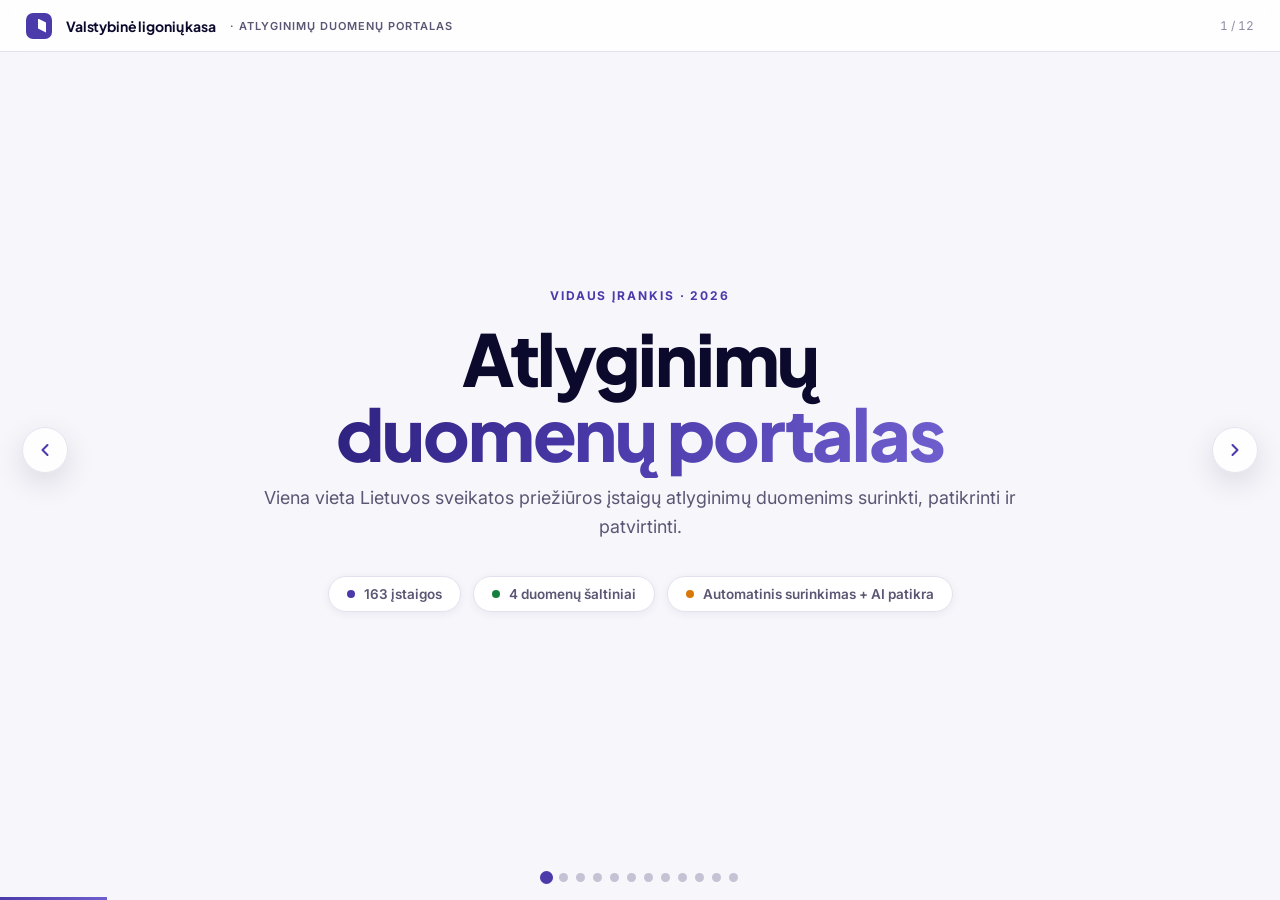
<file: pristatymas.html>
<!doctype html>
<html lang="lt">
<head>
<meta charset="utf-8">
<meta name="viewport" content="width=device-width, initial-scale=1">
<title>Atlyginimų duomenų portalas — pristatymas</title>
<link rel="preconnect" href="https://fonts.googleapis.com">
<link rel="preconnect" href="https://fonts.gstatic.com" crossorigin>
<link href="https://fonts.googleapis.com/css2?family=Inter:wght@400;500;600;700&family=Plus+Jakarta+Sans:wght@500;600;700;800&display=swap" rel="stylesheet">
<style>
/* ============ tokens (VLK portal palette) ============ */
:root{
  --p:#4a3aaa; --p-dark:#2e2280; --p-deep:#2a1f6e; --p-light:#6f5fce; --p-cont:#e3deff;
  --bg:#f7f6fb; --surface:#ffffff; --surface-cont:#f0eef7;
  --text:#0c0a2c; --muted:#5a5673; --faint:#8e8aa3; --border:#e3e1ed;
  --success:#15803d; --success-bg:#dcfce7; --warning:#d97706; --warning-bg:#fef3c7;
  --danger:#dc2626; --danger-bg:#fee2e2; --amber:#fbbf24;
  --r-sm:6px; --r-md:10px; --r-lg:16px; --r-xl:24px;
  --shadow-lg:0 24px 60px rgba(12,10,44,.18), 0 6px 18px rgba(12,10,44,.10);
  --shadow-md:0 10px 30px rgba(12,10,44,.12);
  --ease:cubic-bezier(.22,.9,.3,1);
}
*,*::before,*::after{box-sizing:border-box}
html,body{margin:0;height:100%;overflow:hidden;background:var(--bg);
  font-family:'Inter',system-ui,sans-serif;color:var(--text);
  -webkit-font-smoothing:antialiased}
h1,h2,h3{font-family:'Plus Jakarta Sans',sans-serif;margin:0}
button{font-family:inherit;cursor:pointer}

/* ============ deck shell ============ */
.deck{position:fixed;inset:0}
.slide{
  position:absolute;inset:0;display:flex;flex-direction:column;
  align-items:center;justify-content:center;padding:6vh 7vw;
  opacity:0;visibility:hidden;transform:translateX(6vw);
  transition:opacity .55s var(--ease),transform .55s var(--ease),visibility 0s .55s;
}
.slide.active{opacity:1;visibility:visible;transform:none;transition-delay:0s}
.slide.before{transform:translateX(-6vw)}

/* background decor */
.bgfx{position:fixed;inset:0;pointer-events:none;z-index:-1;overflow:hidden}
.bgfx::before{content:"";position:absolute;inset:0;
  background:
    radial-gradient(900px 600px at 85% -10%, rgba(74,58,170,.10), transparent 60%),
    radial-gradient(700px 500px at -10% 105%, rgba(111,95,206,.10), transparent 60%);}
.bgfx .grid{position:absolute;inset:0;opacity:.5;
  background-image:linear-gradient(rgba(74,58,170,.045) 1px,transparent 1px),
                   linear-gradient(90deg,rgba(74,58,170,.045) 1px,transparent 1px);
  background-size:48px 48px;
  mask-image:radial-gradient(ellipse 80% 70% at 50% 40%,#000 30%,transparent 75%)}
.blob{position:absolute;border-radius:50%;filter:blur(70px);opacity:.5;animation:drift 26s ease-in-out infinite alternate}
.blob.b1{width:44vw;height:44vw;left:-14vw;top:-18vw;background:#e3deff}
.blob.b2{width:36vw;height:36vw;right:-10vw;bottom:-14vw;background:#ddeafe;animation-delay:-13s}
@keyframes drift{from{transform:translate(0,0) scale(1)}to{transform:translate(4vw,3vh) scale(1.08)}}

/* top brand bar */
.bar{position:fixed;top:0;left:0;right:0;height:52px;display:flex;align-items:center;
  gap:14px;padding:0 26px;z-index:20;
  background:rgba(255,255,255,.82);backdrop-filter:blur(10px);
  border-bottom:1px solid var(--border)}
.bar .mark{width:26px;height:26px;border-radius:7px;background:var(--p);position:relative;flex:none}
.bar .mark::after{content:"";position:absolute;inset:6px 6px 6px 12px;background:#fff;
  clip-path:polygon(0 0,100% 28%,100% 100%,0 72%)}
.bar .t{font-family:'Plus Jakarta Sans',sans-serif;font-weight:700;font-size:14px;letter-spacing:-.01em}
.bar .s{font-size:11px;color:var(--muted);font-weight:600;text-transform:uppercase;letter-spacing:.09em}
.bar .n{margin-left:auto;font-size:12px;color:var(--faint);font-variant-numeric:tabular-nums}

/* progress + dots + arrows */
.progress{position:fixed;left:0;bottom:0;height:3px;background:linear-gradient(90deg,var(--p),var(--p-light));
  width:0;z-index:30;transition:width .45s var(--ease)}
.dots{position:fixed;bottom:18px;left:50%;transform:translateX(-50%);display:flex;gap:8px;z-index:25}
.dots button{width:9px;height:9px;border-radius:50%;border:none;background:#c5c2d4;padding:0;
  transition:transform .2s var(--ease),background .2s}
.dots button.on{background:var(--p);transform:scale(1.45)}
.dots button:focus-visible{outline:none;box-shadow:0 0 0 3px rgba(74,58,170,.25)}
.navbtn{position:fixed;top:50%;transform:translateY(-50%);z-index:25;width:46px;height:46px;
  border-radius:50%;border:1px solid var(--border);background:rgba(255,255,255,.9);
  color:var(--p);display:flex;align-items:center;justify-content:center;
  box-shadow:var(--shadow-md);transition:background .2s,transform .2s var(--ease)}
.navbtn:hover{background:var(--p-cont);transform:translateY(-50%) scale(1.06)}
.navbtn:focus-visible{outline:none;box-shadow:0 0 0 3px rgba(74,58,170,.25),var(--shadow-md)}
.navbtn.prev{left:22px}.navbtn.next{right:22px}
.navbtn svg{width:20px;height:20px}

/* ============ fragments (staggered reveals) ============ */
.fr{opacity:0;transform:translateY(26px)}
.slide.active .fr{animation:rise .7s var(--ease) forwards;animation-delay:calc(var(--d,0)*1ms)}
@keyframes rise{to{opacity:1;transform:none}}
.frL{opacity:0;transform:translateX(-30px)}
.slide.active .frL{animation:riseL .7s var(--ease) forwards;animation-delay:calc(var(--d,0)*1ms)}
@keyframes riseL{to{opacity:1;transform:none}}

/* ============ shared slide elements ============ */
.kicker{font-size:12px;font-weight:700;letter-spacing:.16em;text-transform:uppercase;color:var(--p)}
.kicker.center{text-align:center}
h1.hero{font-size:clamp(40px,5.6vw,76px);font-weight:800;letter-spacing:-.03em;line-height:1.04;
  margin:18px 0 14px;text-align:center}
h1.hero .grad{background:linear-gradient(100deg,var(--p-dark),var(--p) 45%,var(--p-light));
  -webkit-background-clip:text;background-clip:text;color:transparent}
.sub{font-size:clamp(15px,1.4vw,20px);color:var(--muted);max-width:760px;text-align:center;line-height:1.6;margin:0 auto}
h2.title{font-size:clamp(26px,3vw,42px);font-weight:800;letter-spacing:-.02em;margin:10px 0 8px}
.lede{font-size:clamp(14px,1.2vw,17px);color:var(--muted);line-height:1.6;max-width:880px}
.lede strong{color:var(--text)}

/* chips row on hero */
.chips{display:flex;gap:12px;flex-wrap:wrap;justify-content:center;margin-top:34px}
.chip{display:flex;align-items:center;gap:9px;background:var(--surface);border:1px solid var(--border);
  border-radius:999px;padding:9px 18px;font-size:13.5px;font-weight:600;color:var(--muted);
  box-shadow:0 2px 10px rgba(12,10,44,.06)}
.chip .dot{width:8px;height:8px;border-radius:50%;background:var(--p)}
.chip .dot.g{background:var(--success)}.chip .dot.a{background:var(--warning)}

/* stat cards */
.stats-grid{display:grid;grid-template-columns:repeat(4,minmax(0,1fr));gap:18px;width:min(1080px,90vw);margin-top:34px}
.stat{background:var(--surface);border:1px solid var(--border);border-radius:var(--r-lg);
  padding:24px 22px 20px;box-shadow:0 6px 24px rgba(12,10,44,.07);position:relative;overflow:hidden}
.stat::before{content:"";position:absolute;top:0;left:0;right:0;height:4px;background:var(--p)}
.stat.g::before{background:var(--success)}.stat.a::before{background:var(--amber)}.stat.l::before{background:var(--p-light)}
.stat .num{font-family:'Plus Jakarta Sans',sans-serif;font-size:clamp(34px,3.4vw,52px);font-weight:800;
  letter-spacing:-.03em;font-variant-numeric:tabular-nums;line-height:1.05}
.stat.g .num{color:var(--success)}.stat .num{color:var(--p-dark)}
.stat .lbl{font-size:12px;font-weight:700;text-transform:uppercase;letter-spacing:.08em;color:var(--muted);margin-top:8px}
.stat .sub2{font-size:12.5px;color:var(--faint);margin-top:4px;line-height:1.45}

/* feature cards */
.feats{display:grid;grid-template-columns:repeat(2,minmax(0,1fr));gap:20px;width:min(1060px,90vw);margin-top:30px}
.feat{display:flex;gap:18px;align-items:flex-start;background:var(--surface);border:1px solid var(--border);
  border-radius:var(--r-lg);padding:24px;box-shadow:0 6px 24px rgba(12,10,44,.07);
  transition:transform .25s var(--ease),box-shadow .25s var(--ease)}
.feat:hover{transform:translateY(-4px);box-shadow:var(--shadow-md)}
.feat .ic{flex:none;width:48px;height:48px;border-radius:14px;display:flex;align-items:center;justify-content:center;
  background:var(--p-cont);color:var(--p-dark)}
.feat .ic.g{background:var(--success-bg);color:var(--success)}
.feat .ic.a{background:var(--warning-bg);color:var(--warning)}
.feat .ic.r{background:var(--danger-bg);color:var(--danger)}
.feat .ic svg{width:24px;height:24px}
.feat h3{font-size:17px;font-weight:700;margin-bottom:6px;letter-spacing:-.01em}
.feat p{margin:0;font-size:14px;color:var(--muted);line-height:1.6}

/* ============ screenshot slides ============ */
.shot-slide{flex-direction:row;gap:4vw;align-items:center;justify-content:center}
.shot-copy{flex:0 0 30%;max-width:420px}
.shot-copy ul{list-style:none;padding:0;margin:20px 0 0;display:grid;gap:14px}
.shot-copy li{display:flex;gap:12px;align-items:flex-start;font-size:14.5px;color:var(--muted);line-height:1.55}
.shot-copy li strong{color:var(--text)}
.shot-copy li .tick{flex:none;width:22px;height:22px;border-radius:50%;margin-top:1px;
  background:var(--p-cont);color:var(--p-dark);display:flex;align-items:center;justify-content:center}
.shot-copy li .tick svg{width:13px;height:13px}
.browser{flex:1;max-width:62vw;background:var(--surface);border-radius:var(--r-lg);
  box-shadow:var(--shadow-lg);border:1px solid var(--border);overflow:hidden}
.browser .chrome{display:flex;align-items:center;gap:10px;height:40px;padding:0 16px;
  background:var(--surface-cont);border-bottom:1px solid var(--border)}
.browser .chrome i{width:11px;height:11px;border-radius:50%;display:block}
.browser .chrome i:nth-child(1){background:#f87171}.browser .chrome i:nth-child(2){background:var(--amber)}
.browser .chrome i:nth-child(3){background:#34d399}
.browser .url{margin-left:8px;flex:1;max-width:420px;background:var(--surface);border:1px solid var(--border);
  border-radius:999px;font-size:11.5px;color:var(--faint);padding:4px 14px;
  white-space:nowrap;overflow:hidden;text-overflow:ellipsis}
.browser img{display:block;width:100%;height:auto}
.slide.active .browser.fr{animation-name:shotIn}
@keyframes shotIn{from{opacity:0;transform:translateY(34px) scale(.97)}to{opacity:1;transform:none}}

/* ============ flow diagram ============ */
.flow{display:flex;align-items:stretch;gap:0;width:min(1180px,92vw);margin-top:40px}
.fstep{flex:1;display:flex;flex-direction:column;align-items:center;text-align:center;position:relative;padding:0 10px}
.fstep .fic{width:64px;height:64px;border-radius:20px;background:var(--surface);border:1px solid var(--border);
  box-shadow:0 6px 20px rgba(12,10,44,.10);display:flex;align-items:center;justify-content:center;
  color:var(--p-dark);position:relative;z-index:1}
.fstep .fic.hl{background:var(--p);color:#fff;border-color:var(--p)}
.fstep .fic svg{width:28px;height:28px}
.fstep h3{font-size:15px;font-weight:700;margin:14px 0 6px}
.fstep p{margin:0;font-size:12.5px;color:var(--muted);line-height:1.5;max-width:190px}
.fstep::after{content:"";position:absolute;top:32px;left:calc(50% + 40px);right:calc(-50% + 40px);
  height:2px;background:repeating-linear-gradient(90deg,var(--p-light) 0 8px,transparent 8px 14px);opacity:.6}
.fstep:last-child::after{display:none}

/* status slide */
.status-wrap{display:grid;grid-template-columns:1fr 1fr;gap:22px;width:min(1000px,90vw);margin-top:30px}
.scard{background:var(--surface);border:1px solid var(--border);border-radius:var(--r-lg);padding:26px;
  box-shadow:0 6px 24px rgba(12,10,44,.07)}
.scard h3{display:flex;align-items:center;gap:10px;font-size:16px;margin-bottom:14px}
.scard h3 .b{width:10px;height:10px;border-radius:50%}
.scard ul{list-style:none;margin:0;padding:0;display:grid;gap:10px}
.scard li{font-size:14px;color:var(--muted);line-height:1.55;padding-left:18px;position:relative}
.scard li::before{content:"";position:absolute;left:0;top:9px;width:7px;height:7px;border-radius:50%;background:var(--p-light)}

/* closing */
.end-logo{width:78px;height:78px;border-radius:22px;background:var(--p);margin:0 auto 26px;position:relative;
  box-shadow:0 16px 40px rgba(74,58,170,.35)}
.end-logo::after{content:"";position:absolute;inset:18px 16px 18px 32px;background:#fff;
  clip-path:polygon(0 0,100% 28%,100% 100%,0 72%)}
kbd{background:var(--surface);border:1px solid var(--border);border-bottom-width:2px;border-radius:6px;
  padding:2px 8px;font-family:inherit;font-size:12px;color:var(--muted)}

@media (max-width:1000px){
  .stats-grid{grid-template-columns:repeat(2,1fr)}
  .feats{grid-template-columns:1fr}
  .shot-slide{flex-direction:column}
  .shot-copy{flex:none;max-width:90vw}
  .browser{max-width:90vw}
  .flow{flex-wrap:wrap;gap:26px}
  .fstep::after{display:none}
}
@media (prefers-reduced-motion:reduce){
  *,*::before,*::after{animation-duration:.01ms!important;animation-delay:0s!important;transition-duration:.01ms!important}
  .fr,.frL{opacity:1;transform:none}
}
</style>
</head>
<body>

<div class="bgfx"><div class="blob b1"></div><div class="blob b2"></div><div class="grid"></div></div>

<div class="bar">
  <span class="mark" aria-hidden="true"></span>
  <span class="t">Valstybinė ligonių kasa</span>
  <span class="s">· Atlyginimų duomenų portalas</span>
  <span class="n"><span id="cur">1</span> / <span id="tot">12</span></span>
</div>

<div class="deck" id="deck">

<!-- 1 · Titulinis -->
<section class="slide active">
  <div class="kicker center fr" style="--d:100">Vidaus įrankis · 2026</div>
  <h1 class="hero fr" style="--d:240">Atlyginimų<br><span class="grad">duomenų portalas</span></h1>
  <p class="sub fr" style="--d:420">Viena vieta Lietuvos sveikatos priežiūros įstaigų atlyginimų
    duomenims surinkti, patikrinti ir patvirtinti.</p>
  <div class="chips">
    <span class="chip fr" style="--d:620"><span class="dot"></span>163 įstaigos</span>
    <span class="chip fr" style="--d:720"><span class="dot g"></span>4 duomenų šaltiniai</span>
    <span class="chip fr" style="--d:820"><span class="dot a"></span>Automatinis surinkimas + AI patikra</span>
  </div>
</section>

<!-- 2 · Problema -->
<section class="slide">
  <div class="kicker frL" style="--d:80">Kodėl to reikia?</div>
  <h2 class="title frL" style="--d:180">Šimtai svetainių — vienas vaizdas</h2>
  <p class="lede fr" style="--d:320">Įstaigos atlyginimų duomenis skelbia <strong>kas ketvirtį, kiekviena savaip</strong> —
    lentelėse, PDF, „Word", „Excel" failuose ar net nuskenuotuose dokumentuose.
    Rinkti juos rankomis — lėta ir klaidinga. Portalas šį darbą atlieka automatiškai
    ir leidžia komandai matyti, taisyti bei tvirtinti rezultatą vienoje vietoje.</p>
  <div class="stats-grid">
    <div class="stat fr" style="--d:480"><div class="num" data-count="163">0</div>
      <div class="lbl">Stebimos įstaigos</div><div class="sub2">visas registras</div></div>
    <div class="stat l fr" style="--d:580"><div class="num" data-count="139">0</div>
      <div class="lbl">Renkama automatiškai</div><div class="sub2">likusios — rankiniu įvedimu</div></div>
    <div class="stat a fr" style="--d:680"><div class="num" data-count="12471">0</div>
      <div class="lbl">Duomenų įrašai</div><div class="sub2">per 19 ataskaitinių laikotarpių</div></div>
    <div class="stat g fr" style="--d:780"><div class="num" data-count="253">0</div>
      <div class="lbl">Patvirtinti laikotarpiai</div><div class="sub2">paruošti analitikai</div></div>
  </div>
</section>

<!-- 3 · Ką atlieka -->
<section class="slide">
  <div class="kicker frL" style="--d:80">Galimybės</div>
  <h2 class="title frL" style="--d:180">Ką sistema atlieka?</h2>
  <div class="feats">
    <div class="feat fr" style="--d:340">
      <span class="ic"><svg viewBox="0 0 24 24" fill="none" stroke="currentColor" stroke-width="2" stroke-linecap="round" stroke-linejoin="round"><path d="M21 12a9 9 0 1 1-9-9"/><path d="M21 3v6h-6"/><circle cx="12" cy="12" r="3"/></svg></span>
      <div><h3>Automatiškai surenka</h3><p>Nuskaito atlyginimų duomenis iš ~139 įstaigų svetainių —
        HTML lentelių, PDF, „Word", „Excel" ir net nuskenuotų dokumentų.</p></div>
    </div>
    <div class="feat fr" style="--d:460">
      <span class="ic g"><svg viewBox="0 0 24 24" fill="none" stroke="currentColor" stroke-width="2" stroke-linecap="round" stroke-linejoin="round"><path d="M9 11l3 3L22 4"/><path d="M21 12v7a2 2 0 0 1-2 2H5a2 2 0 0 1-2-2V5a2 2 0 0 1 2-2h11"/></svg></span>
      <div><h3>Leidžia peržiūrėti ir tvirtinti</h3><p>Darbuotojai mato duomenis šalia originalaus dokumento,
        taiso klaidas ir vienu mygtuku patvirtina laikotarpį.</p></div>
    </div>
    <div class="feat fr" style="--d:580">
      <span class="ic a"><svg viewBox="0 0 24 24" fill="none" stroke="currentColor" stroke-width="2" stroke-linecap="round" stroke-linejoin="round"><path d="M3 6h18M7 12h10M10 18h4"/></svg></span>
      <div><h3>Palygina su išorės šaltiniais</h3><p>Sutikrina surinktus skaičius su VLK, „Sodros" ir
        Kompetencijų platformos duomenimis — neatitikimai pažymimi automatiškai.</p></div>
    </div>
    <div class="feat fr" style="--d:700">
      <span class="ic r"><svg viewBox="0 0 24 24" fill="none" stroke="currentColor" stroke-width="2" stroke-linecap="round" stroke-linejoin="round"><path d="M12 22s8-4 8-10V5l-8-3-8 3v7c0 6 8 10 8 10z"/><path d="M9 12l2 2 4-4"/></svg></span>
      <div><h3>AI patikra prieš tvirtinant</h3><p>Dirbtinis intelektas sutikrina kiekvieną skaičių su originaliu
        dokumentu ir automatiškai patvirtina tik tuos, dėl kurių neabejojama.</p></div>
    </div>
  </div>
</section>

<!-- 4 · Apžvalga -->
<section class="slide shot-slide">
  <div class="shot-copy">
    <div class="kicker frL" style="--d:80">Peržiūra</div>
    <h2 class="title frL" style="--d:180">Apžvalgos skydelis</h2>
    <ul>
      <li class="frL" style="--d:320"><span class="tick"><svg viewBox="0 0 24 24" fill="none" stroke="currentColor" stroke-width="3" stroke-linecap="round"><path d="M5 13l4 4L19 7"/></svg></span>
        <span><strong>„Kas naujo"</strong> — po kiekvieno surinkimo matyti, kiek atsirado naujų laikotarpių.</span></li>
      <li class="frL" style="--d:440"><span class="tick"><svg viewBox="0 0 24 24" fill="none" stroke="currentColor" stroke-width="3" stroke-linecap="round"><path d="M5 13l4 4L19 7"/></svg></span>
        <span><strong>Pagrindiniai rodikliai</strong> — įstaigų aprėptis, vidutinis atlyginimas, patvirtinimo eiga.</span></li>
      <li class="frL" style="--d:560"><span class="tick"><svg viewBox="0 0 24 24" fill="none" stroke="currentColor" stroke-width="3" stroke-linecap="round"><path d="M5 13l4 4L19 7"/></svg></span>
        <span><strong>Reitingai</strong> — didžiausi ir mažiausi vidutiniai atlyginimai pagal įstaigas.</span></li>
    </ul>
  </div>
  <div class="browser fr" style="--d:260">
    <div class="chrome"><i></i><i></i><i></i><span class="url">portalas/view — apžvalga</span></div>
    <img src="img/view_dashboard.png" alt="Apžvalgos skydelis: rodikliai, patvirtinimo būsena, reitingai">
  </div>
</section>

<!-- 5 · Detalė -->
<section class="slide shot-slide">
  <div class="shot-copy">
    <div class="kicker frL" style="--d:80">Peržiūra</div>
    <h2 class="title frL" style="--d:180">Įstaigos kortelė</h2>
    <ul>
      <li class="frL" style="--d:320"><span class="tick"><svg viewBox="0 0 24 24" fill="none" stroke="currentColor" stroke-width="3" stroke-linecap="round"><path d="M5 13l4 4L19 7"/></svg></span>
        <span><strong>Duomenys šalia šaltinio</strong> — kairėje sistema, dešinėje originalus įstaigos dokumentas.</span></li>
      <li class="frL" style="--d:440"><span class="tick"><svg viewBox="0 0 24 24" fill="none" stroke="currentColor" stroke-width="3" stroke-linecap="round"><path d="M5 13l4 4L19 7"/></svg></span>
        <span><strong>Pokyčių tendencija</strong> — atlyginimų kreivė per visus laikotarpius, palyginimas su praėjusiais metais.</span></li>
      <li class="frL" style="--d:560"><span class="tick"><svg viewBox="0 0 24 24" fill="none" stroke="currentColor" stroke-width="3" stroke-linecap="round"><path d="M5 13l4 4L19 7"/></svg></span>
        <span><strong>Patvirtinimo žyma</strong> — iš karto aišku, ar duomenys jau peržiūrėti žmogaus.</span></li>
    </ul>
  </div>
  <div class="browser fr" style="--d:260">
    <div class="chrome"><i></i><i></i><i></i><span class="url">portalas/view — Tauragės ligoninė · 2026 m. I ketvirtis</span></div>
    <img src="img/view_detail.png" alt="Įstaigos detalė: rodikliai, tendencija, kategorijų lentelė">
  </div>
</section>

<!-- 6 · Redagavimas -->
<section class="slide shot-slide">
  <div class="shot-copy">
    <div class="kicker frL" style="--d:80">Redagavimas</div>
    <h2 class="title frL" style="--d:180">Taisymas ir tvirtinimas</h2>
    <ul>
      <li class="frL" style="--d:320"><span class="tick"><svg viewBox="0 0 24 24" fill="none" stroke="currentColor" stroke-width="3" stroke-linecap="round"><path d="M5 13l4 4L19 7"/></svg></span>
        <span><strong>Taisoma tiesiai lentelėje</strong> — dukart spustelėjus langelį. Kiekvienas pakeitimas fiksuojamas istorijoje.</span></li>
      <li class="frL" style="--d:440"><span class="tick"><svg viewBox="0 0 24 24" fill="none" stroke="currentColor" stroke-width="3" stroke-linecap="round"><path d="M5 13l4 4L19 7"/></svg></span>
        <span><strong>Žmogaus taisymai apsaugoti</strong> — vėlesnis automatinis surinkimas jų nebeperrašo,
        tik įspėja, jei svetainėje skaičius pasikeitė.</span></li>
      <li class="frL" style="--d:560"><span class="tick"><svg viewBox="0 0 24 24" fill="none" stroke="currentColor" stroke-width="3" stroke-linecap="round"><path d="M5 13l4 4L19 7"/></svg></span>
        <span><strong>„Kita nepatvirtinta"</strong> — mygtukas veda per visas dėmesio laukiančias įstaigas iš eilės.</span></li>
    </ul>
  </div>
  <div class="browser fr" style="--d:260">
    <div class="chrome"><i></i><i></i><i></i><span class="url">portalas/edit — redagavimas ir patvirtinimas</span></div>
    <img src="img/edit.png" alt="Redagavimo puslapis: taisoma lentelė, AI patikra, patvirtinimas">
  </div>
</section>

<!-- 7 · Palyginimas -->
<section class="slide shot-slide">
  <div class="shot-copy">
    <div class="kicker frL" style="--d:80">Palyginimas</div>
    <h2 class="title frL" style="--d:180">Sutikrinimas su išorės šaltiniais</h2>
    <ul>
      <li class="frL" style="--d:320"><span class="tick"><svg viewBox="0 0 24 24" fill="none" stroke="currentColor" stroke-width="3" stroke-linecap="round"><path d="M5 13l4 4L19 7"/></svg></span>
        <span><strong>Keturi šaltiniai vienoje lentelėje</strong> — VLK, surinkti duomenys, Kompetencijų platforma ir „Sodra".</span></li>
      <li class="frL" style="--d:440"><span class="tick"><svg viewBox="0 0 24 24" fill="none" stroke="currentColor" stroke-width="3" stroke-linecap="round"><path d="M5 13l4 4L19 7"/></svg></span>
        <span><strong>Įtartinos eilutės paryškinamos</strong> — kai skirtumas viršija nustatytą ribą (10&nbsp;%).</span></li>
      <li class="frL" style="--d:560"><span class="tick"><svg viewBox="0 0 24 24" fill="none" stroke="currentColor" stroke-width="3" stroke-linecap="round"><path d="M5 13l4 4L19 7"/></svg></span>
        <span><strong>Eksportas</strong> — bet kuris pjūvis parsisiunčiamas „Excel"/CSV formatu.</span></li>
    </ul>
  </div>
  <div class="browser fr" style="--d:260">
    <div class="chrome"><i></i><i></i><i></i><span class="url">portalas/compare — VLK ↔ nuskaityta ↔ KP ↔ Sodra</span></div>
    <img src="img/compare.png" alt="Palyginimo lentelė su pažymėtomis įtartinomis eilutėmis">
  </div>
</section>

<!-- 8 · Patikra -->
<section class="slide shot-slide">
  <div class="shot-copy">
    <div class="kicker frL" style="--d:80">Patikra</div>
    <h2 class="title frL" style="--d:180">Pasitikėjimo reitingas</h2>
    <ul>
      <li class="frL" style="--d:320"><span class="tick"><svg viewBox="0 0 24 24" fill="none" stroke="currentColor" stroke-width="3" stroke-linecap="round"><path d="M5 13l4 4L19 7"/></svg></span>
        <span><strong>Visos įstaigos surikiuotos</strong> nuo labiausiai iki mažiausiai tikrintinų — blogiausios viršuje.</span></li>
      <li class="frL" style="--d:440"><span class="tick"><svg viewBox="0 0 24 24" fill="none" stroke="currentColor" stroke-width="3" stroke-linecap="round"><path d="M5 13l4 4L19 7"/></svg></span>
        <span><strong>Spalvų juostos</strong> — žalia „gerai", geltona „tikslinti", raudona „tikrinti".
        Komanda iš karto žino, kur žiūrėti pirmiausia.</span></li>
      <li class="frL" style="--d:560"><span class="tick"><svg viewBox="0 0 24 24" fill="none" stroke="currentColor" stroke-width="3" stroke-linecap="round"><path d="M5 13l4 4L19 7"/></svg></span>
        <span><strong>Detalizacija</strong> — spustelėjus eilutę matomi skirtumai pagal darbuotojų grupes.</span></li>
    </ul>
  </div>
  <div class="browser fr" style="--d:260">
    <div class="chrome"><i></i><i></i><i></i><span class="url">portalas/quality — pasitikėjimo reitingas</span></div>
    <img src="img/quality.png" alt="Patikros puslapis: įstaigų reitingas pagal nuokrypį nuo VLK">
  </div>
</section>

<!-- 9 · Šaltiniai -->
<section class="slide shot-slide">
  <div class="shot-copy">
    <div class="kicker frL" style="--d:80">Šaltiniai</div>
    <h2 class="title frL" style="--d:180">Visi šaltiniai greta</h2>
    <ul>
      <li class="frL" style="--d:320"><span class="tick"><svg viewBox="0 0 24 24" fill="none" stroke="currentColor" stroke-width="3" stroke-linecap="round"><path d="M5 13l4 4L19 7"/></svg></span>
        <span><strong>Viena įstaiga, vienas ketvirtis</strong> — VLK, surinkti, KP ir „Sodros" duomenys vienas po kito.</span></li>
      <li class="frL" style="--d:440"><span class="tick"><svg viewBox="0 0 24 24" fill="none" stroke="currentColor" stroke-width="3" stroke-linecap="round"><path d="M5 13l4 4L19 7"/></svg></span>
        <span><strong>Pavyzdyje</strong> — Tauragės ligoninės surinkti skaičiai beveik idealiai sutampa su VLK
        (566 darbuotojai, 1,5&nbsp;mln.&nbsp;€ fondas).</span></li>
      <li class="frL" style="--d:560"><span class="tick"><svg viewBox="0 0 24 24" fill="none" stroke="currentColor" stroke-width="3" stroke-linecap="round"><path d="M5 13l4 4L19 7"/></svg></span>
        <span><strong>Tyrimo įrankis</strong> — kai reikia išsiaiškinti konkretų neatitikimą.</span></li>
    </ul>
  </div>
  <div class="browser fr" style="--d:260">
    <div class="chrome"><i></i><i></i><i></i><span class="url">portalas/inspect — Tauragės ligoninė · 2026 K1</span></div>
    <img src="img/inspect.png" alt="Šaltinių puslapis: VLK ir nuskaityti duomenys greta">
  </div>
</section>

<!-- 10 · Kaip veikia -->
<section class="slide">
  <div class="kicker frL" style="--d:80">Procesas</div>
  <h2 class="title frL" style="--d:180">Kaip tai veikia?</h2>
  <div class="flow">
    <div class="fstep fr" style="--d:320">
      <span class="fic"><svg viewBox="0 0 24 24" fill="none" stroke="currentColor" stroke-width="2" stroke-linecap="round" stroke-linejoin="round"><circle cx="12" cy="12" r="10"/><path d="M2 12h20M12 2a15 15 0 0 1 0 20a15 15 0 0 1 0-20"/></svg></span>
      <h3>Įstaigų svetainės</h3><p>139 įstaigos skelbia duomenis kas ketvirtį</p>
    </div>
    <div class="fstep fr" style="--d:470">
      <span class="fic"><svg viewBox="0 0 24 24" fill="none" stroke="currentColor" stroke-width="2" stroke-linecap="round" stroke-linejoin="round"><path d="M21 12a9 9 0 1 1-9-9"/><path d="M21 3v6h-6"/></svg></span>
      <h3>Automatinis surinkimas</h3><p>Sistema nuskaito lenteles, PDF, „Word", „Excel" ir skenuotus failus</p>
    </div>
    <div class="fstep fr" style="--d:620">
      <span class="fic"><svg viewBox="0 0 24 24" fill="none" stroke="currentColor" stroke-width="2" stroke-linecap="round" stroke-linejoin="round"><path d="M12 22s8-4 8-10V5l-8-3-8 3v7c0 6 8 10 8 10z"/><path d="M9 12l2 2 4-4"/></svg></span>
      <h3>AI patikra</h3><p>Skaičiai sutikrinami su originaliu dokumentu dviem nepriklausomais būdais</p>
    </div>
    <div class="fstep fr" style="--d:770">
      <span class="fic hl"><svg viewBox="0 0 24 24" fill="none" stroke="currentColor" stroke-width="2" stroke-linecap="round" stroke-linejoin="round"><path d="M20 21v-2a4 4 0 0 0-4-4H8a4 4 0 0 0-4 4v2"/><circle cx="12" cy="7" r="4"/></svg></span>
      <h3>Žmogaus patvirtinimas</h3><p>Komanda peržiūri abejotinus atvejus ir patvirtina laikotarpius</p>
    </div>
    <div class="fstep fr" style="--d:920">
      <span class="fic"><svg viewBox="0 0 24 24" fill="none" stroke="currentColor" stroke-width="2" stroke-linecap="round" stroke-linejoin="round"><path d="M3 3v18h18"/><path d="M7 14l4-4 4 3 5-6"/></svg></span>
      <h3>Ataskaitos</h3><p>Patvirtinti duomenys eksportuojami analitikai ir „Excel" ataskaitoms</p>
    </div>
  </div>
  <p class="lede fr" style="--d:1080; margin-top:34px; text-align:center">
    Svarbiausia taisyklė — <strong>žmogus visada turi paskutinį žodį</strong>: automatika niekada neperrašo
    darbuotojo pataisymų, o AI tvirtina tik tuos duomenis, dėl kurių neabejoja.</p>
</section>

<!-- 11 · Būklė -->
<section class="slide">
  <div class="kicker frL" style="--d:80">Statusas</div>
  <h2 class="title frL" style="--d:180">Dabartinė būklė</h2>
  <div class="status-wrap">
    <div class="scard fr" style="--d:340">
      <h3><span class="b" style="background:var(--success)"></span>Jau veikia</h3>
      <ul>
        <li>Sistema naudojama kasdieniame darbe — 253 laikotarpiai patvirtinti</li>
        <li>Automatinis surinkimas iš ~139 įstaigų, įsk. skenuotus dokumentus</li>
        <li>AI patikra su automatiniu tvirtinimu konservatyviu režimu</li>
        <li>Palyginimas su VLK, „Sodros" ir KP duomenimis</li>
      </ul>
    </div>
    <div class="scard fr" style="--d:480">
      <h3><span class="b" style="background:var(--amber)"></span>Tobulinama</h3>
      <ul>
        <li>Surinkimo tikslumas sudėtingiausioms svetainėms (prastos kokybės skenai)</li>
        <li>~24 įstaigos dar pildomos rankiniu būdu — siekiama automatizuoti daugiau</li>
        <li>Numatytas perkėlimas iš vieno kompiuterio į vidinį tinklo serverį</li>
      </ul>
    </div>
  </div>
</section>

<!-- 12 · Pabaiga -->
<section class="slide">
  <div class="end-logo fr" style="--d:120"></div>
  <h2 class="title fr" style="--d:280; text-align:center">Klausimai?</h2>
  <p class="sub fr" style="--d:420">Atlyginimų duomenų portalas · Valstybinė ligonių kasa<br>
    <span style="font-size:13px;color:var(--faint)">Vidaus įrankis — demonstracija prieinama vidiniame tinkle</span></p>
  <p class="fr" style="--d:560; margin-top:30px; font-size:13px; color:var(--faint); text-align:center">
    Valdymas: <kbd>←</kbd> <kbd>→</kbd> arba pelės paspaudimai</p>
</section>

</div>

<button class="navbtn prev" aria-label="Ankstesnė skaidrė"><svg viewBox="0 0 24 24" fill="none" stroke="currentColor" stroke-width="2.5" stroke-linecap="round" stroke-linejoin="round"><path d="M15 18l-6-6 6-6"/></svg></button>
<button class="navbtn next" aria-label="Kita skaidrė"><svg viewBox="0 0 24 24" fill="none" stroke="currentColor" stroke-width="2.5" stroke-linecap="round" stroke-linejoin="round"><path d="M9 18l6-6-6-6"/></svg></button>
<div class="dots" id="dots" role="tablist" aria-label="Skaidrės"></div>
<div class="progress" id="progress"></div>

<script>
(() => {
  const slides = [...document.querySelectorAll(".slide")];
  const dots = document.getElementById("dots");
  const progress = document.getElementById("progress");
  const cur = document.getElementById("cur"), tot = document.getElementById("tot");
  let i = 0;
  tot.textContent = slides.length;

  slides.forEach((_, k) => {
    const b = document.createElement("button");
    b.setAttribute("aria-label", "Skaidrė " + (k + 1));
    b.addEventListener("click", () => go(k));
    dots.appendChild(b);
  });
  const dotBtns = [...dots.children];

  const reduced = matchMedia("(prefers-reduced-motion: reduce)").matches;

  function animateCounters(slide) {
    slide.querySelectorAll("[data-count]").forEach(el => {
      const target = +el.dataset.count;
      if (reduced) { el.textContent = target.toLocaleString("lt-LT"); return; }
      const t0 = performance.now(), dur = 1300;
      const tick = now => {
        const p = Math.min(1, (now - t0) / dur);
        const eased = 1 - Math.pow(1 - p, 3);
        el.textContent = Math.round(target * eased).toLocaleString("lt-LT");
        if (p < 1) requestAnimationFrame(tick);
      };
      requestAnimationFrame(tick);
    });
  }

  function go(n) {
    n = Math.max(0, Math.min(slides.length - 1, n));
    slides.forEach((s, k) => {
      s.classList.toggle("active", k === n);
      s.classList.toggle("before", k < n);
    });
    i = n;
    cur.textContent = n + 1;
    history.replaceState(null, "", "#" + (n + 1));
    progress.style.width = ((n + 1) / slides.length * 100) + "%";
    dotBtns.forEach((d, k) => d.classList.toggle("on", k === n));
    // restart fragment animations
    const s = slides[n];
    s.querySelectorAll(".fr,.frL").forEach(f => {
      f.style.animation = "none"; void f.offsetWidth; f.style.animation = "";
    });
    animateCounters(s);
  }

  document.querySelector(".navbtn.next").addEventListener("click", () => go(i + 1));
  document.querySelector(".navbtn.prev").addEventListener("click", () => go(i - 1));
  addEventListener("keydown", e => {
    if (["ArrowRight", "PageDown", " "].includes(e.key)) { e.preventDefault(); go(i + 1); }
    else if (["ArrowLeft", "PageUp"].includes(e.key)) { e.preventDefault(); go(i - 1); }
    else if (e.key === "Home") go(0);
    else if (e.key === "End") go(slides.length - 1);
  });
  // touch swipe
  let x0 = null;
  addEventListener("touchstart", e => x0 = e.touches[0].clientX, { passive: true });
  addEventListener("touchend", e => {
    if (x0 == null) return;
    const dx = e.changedTouches[0].clientX - x0;
    if (Math.abs(dx) > 60) go(i + (dx < 0 ? 1 : -1));
    x0 = null;
  }, { passive: true });

  const start = Math.max(1, Math.min(slides.length, parseInt(location.hash.slice(1)) || 1)) - 1;
  go(start);
})();
</script>
</body>
</html>
</file>
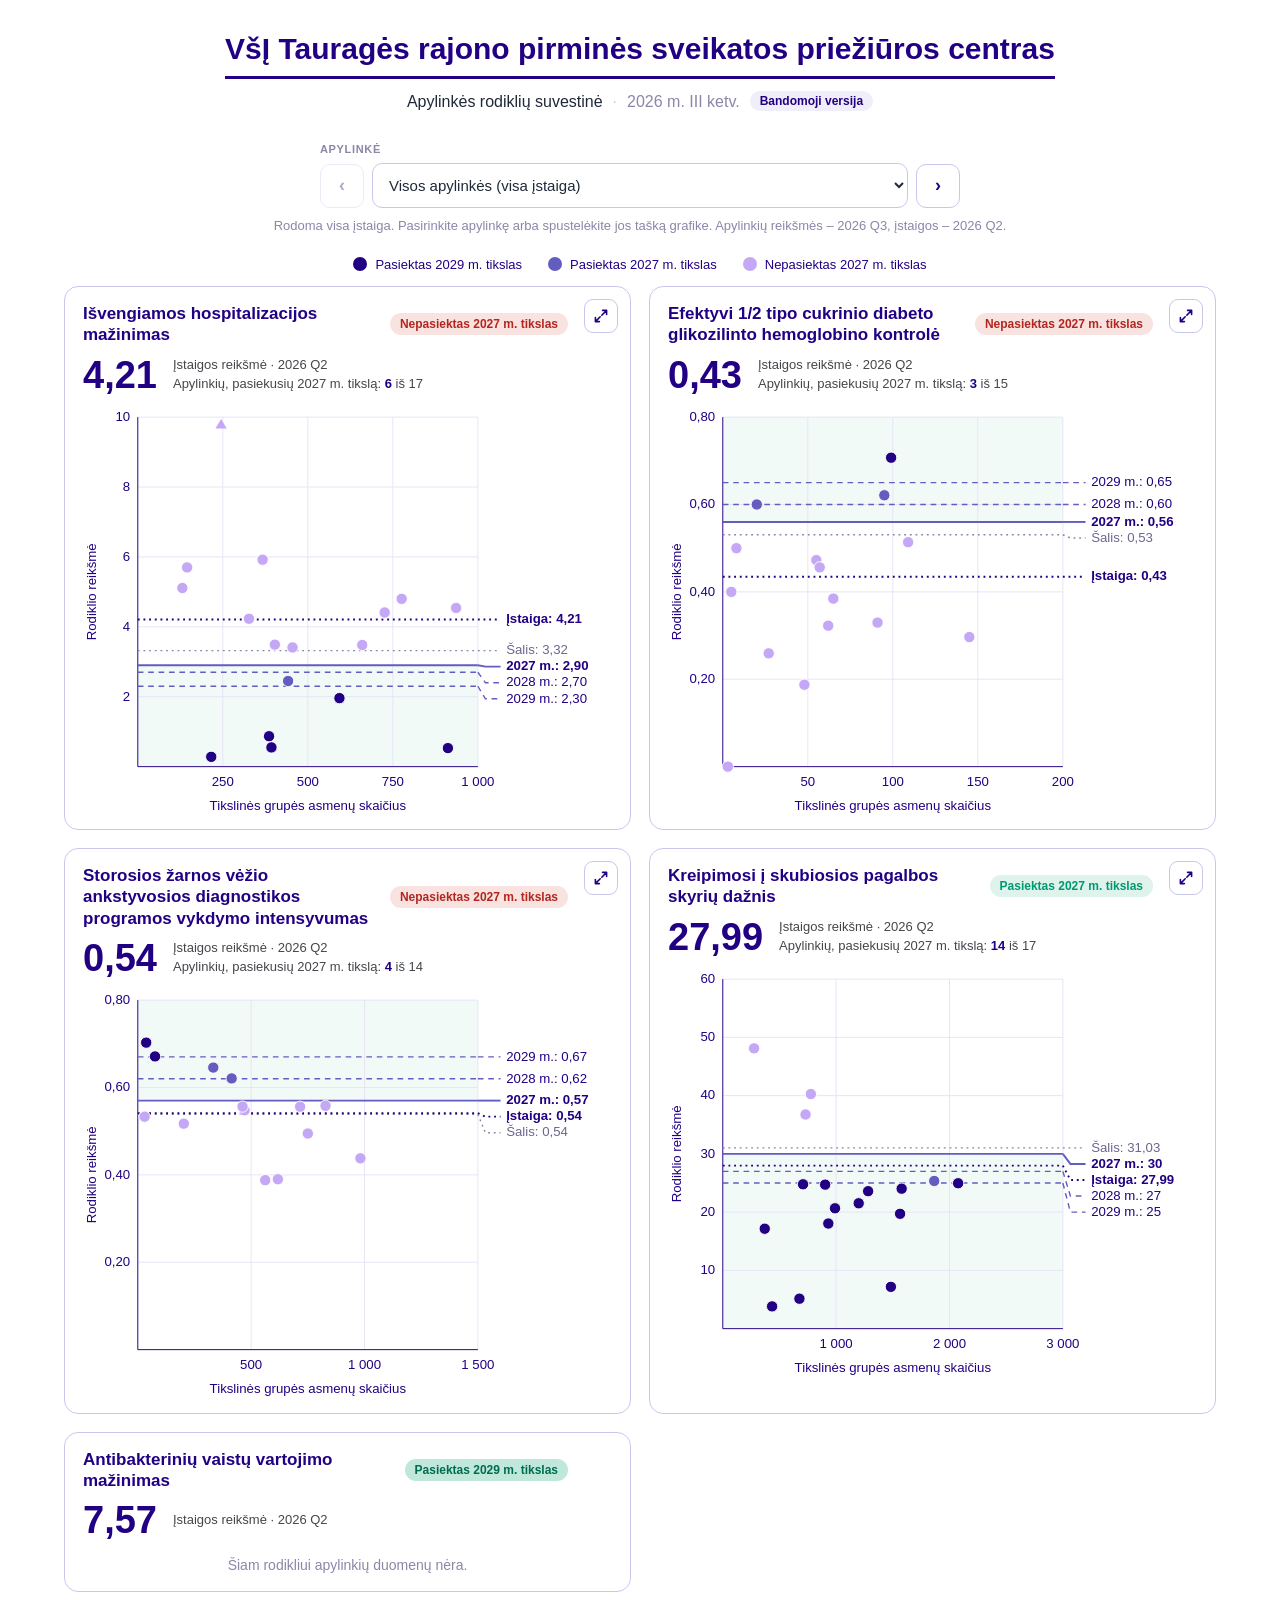
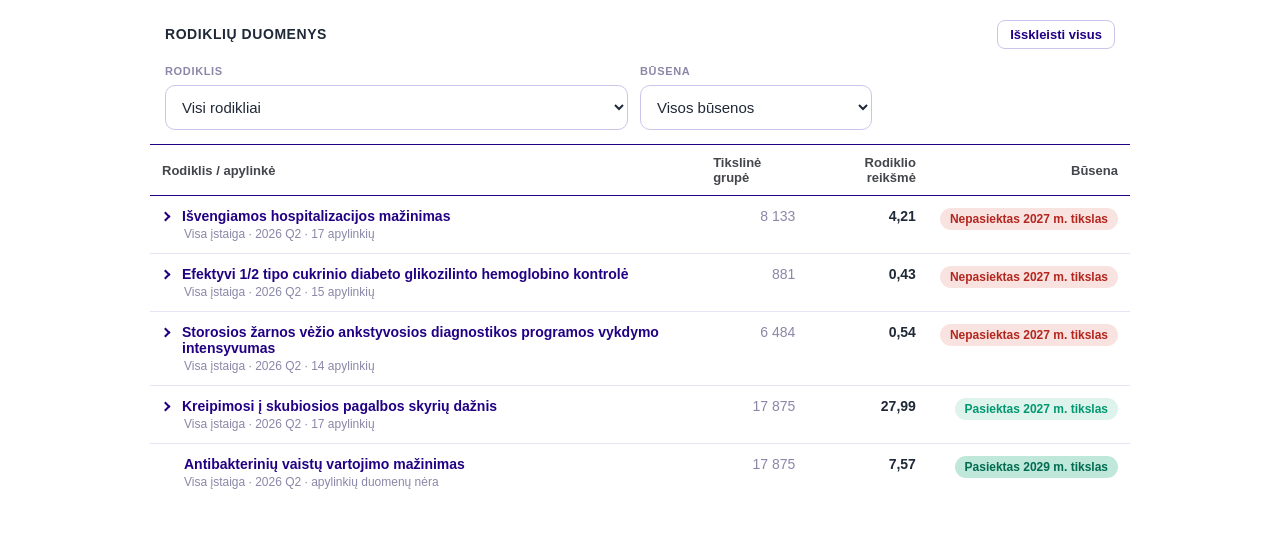
<file: gdr-pavyzdys/apylinke.html>
<!DOCTYPE html>
<html lang="lt"><head><meta charset="utf-8">
<meta name="viewport" content="width=device-width,initial-scale=1">
<meta name="robots" content="noindex,nofollow,noarchive,nosnippet">
<meta name="referrer" content="no-referrer">
<title>GDR apylinkės rodikliai – VšĮ Tauragės rajono pirminės sveikatos priežiūros centras</title>
<link rel="stylesheet" href="assets/app.88b7a4ae95f4.css">
<link rel="stylesheet" href="assets/apylinke.css?v=9ffdb7428b">
</head><body><div class="wrap">
<header>
<h1 id="title"></h1>
<div class="sub">Apylinkės rodiklių suvestinė<span class="per" id="period"></span><span class="beta">Bandomoji versija</span></div>
</header>
<div class="pick" id="pick"><label for="selA">Apylinkė</label>
<div class="row"><button id="prev" type="button" aria-label="Ankstesnė apylinkė">‹</button><select id="selA"></select><button id="next" type="button" aria-label="Kita apylinkė">›</button></div></div>
<div class="note" id="note"></div>
<div class="cards" id="cards"></div>
<div class="lg dots" id="lgd"></div>
<div id="out"></div>
<div class="tw narrow tblw">
<div class="thead"><h2 id="th"></h2><span id="tc"></span></div>
<div class="tf">
<div><label for="fI">Rodiklis</label><select id="fI"><option value="*">Visi rodikliai</option></select></div>
<div><label for="fS">Būsena</label><select id="fS"><option value="*">Visos būsenos</option></select></div>
<div><label for="fP">Prisirašymo įstaigos kodas</label><select id="fP"><option value="*">Visos įstaigos</option></select></div>
</div>
<table class="t" id="tt"></table>
</div>
</div>
<div class="zm" id="zm" hidden><div class="zbg" id="zbg"></div><div class="zc" id="zc" role="dialog" aria-modal="true" aria-label="Padidintas rodiklis"></div></div>
<script type="application/json" id="data">{"id": 5, "name": "VšĮ Tauragės rajono pirminės sveikatos priežiūros centras", "period": "2026 m. III ketv.", "quarters": ["2025 Q3", "2025 Q4", "2026 Q1", "2026 Q2"], "apylPeriod": "2026 Q3", "indicators": [{"nr": 1, "name": "Išvengiamos hospitalizacijos mažinimas", "lower": true, "tg": 8133, "vals": [3.98, 3.85, 3.9, 4.21], "country": 3.32, "t27": 2.9, "t28": 2.7, "t29": 2.3, "galima": 33833.28, "mokama": 0.0}, {"nr": 2, "name": "Efektyvi 1/2 tipo cukrinio diabeto glikozilinto hemoglobino kontrolė", "lower": false, "tg": 881, "vals": [0.4029, 0.4138, 0.42, 0.4347], "country": 0.5308, "t27": 0.56, "t28": 0.6, "t29": 0.65, "galima": 17294.03, "mokama": 0.0}, {"nr": 3, "name": "Storosios žarnos vėžio ankstyvosios diagnostikos programos vykdymo intensyvumas", "lower": false, "tg": 6484, "vals": [0.5477, 0.548, 0.5313, 0.5412], "country": 0.5389, "t27": 0.57, "t28": 0.62, "t29": 0.67, "galima": 11217.32, "mokama": 0.0}, {"nr": 4, "name": "Kreipimosi į skubiosios pagalbos skyrių dažnis", "lower": true, "tg": 17875, "vals": [30.48, 29.57, 28.48, 27.99], "country": 31.03, "t27": 30, "t28": 27, "t29": 25, "galima": 19662.5, "mokama": 19662.5}, {"nr": 5, "name": "Antibakterinių vaistų vartojimo mažinimas", "lower": true, "tg": 17875, "vals": [8.02, 7.63, 7.52, 7.57], "country": 9.53, "t27": 9.4, "t28": 8.9, "t29": 8.4, "galima": 19662.5, "mokama": 23595.0}], "apyl": {"1": [{"a": "200", "pc": "5", "tg": 442, "val": 2.45, "t27": 2.9, "t28": 2.7, "t29": 2.3}, {"a": "202", "pc": "5", "tg": 726, "val": 4.41, "t27": 2.9, "t28": 2.7, "t29": 2.3}, {"a": "203", "pc": "5", "tg": 367, "val": 5.92, "t27": 2.9, "t28": 2.7, "t29": 2.3}, {"a": "204", "pc": "5", "tg": 455, "val": 3.41, "t27": 2.9, "t28": 2.7, "t29": 2.3}, {"a": "205", "pc": "5", "tg": 660, "val": 3.48, "t27": 2.9, "t28": 2.7, "t29": 2.3}, {"a": "206", "pc": "5", "tg": 131, "val": 5.11, "t27": 2.9, "t28": 2.7, "t29": 2.3}, {"a": "210", "pc": "5", "tg": 936, "val": 4.54, "t27": 2.9, "t28": 2.7, "t29": 2.3}, {"a": "211", "pc": "5", "tg": 403, "val": 3.49, "t27": 2.9, "t28": 2.7, "t29": 2.3}, {"a": "213", "pc": "5", "tg": 776, "val": 4.8, "t27": 2.9, "t28": 2.7, "t29": 2.3}, {"a": "214", "pc": "5", "tg": 327, "val": 4.23, "t27": 2.9, "t28": 2.7, "t29": 2.3}, {"a": "216", "pc": "5", "tg": 593, "val": 1.96, "t27": 2.9, "t28": 2.7, "t29": 2.3}, {"a": "217", "pc": "5", "tg": 386, "val": 0.87, "t27": 2.9, "t28": 2.7, "t29": 2.3}, {"a": "220", "pc": "5", "tg": 145, "val": 5.7, "t27": 2.9, "t28": 2.7, "t29": 2.3}, {"a": "302", "pc": "5", "tg": 393, "val": 0.55, "t27": 2.9, "t28": 2.7, "t29": 2.3}, {"a": "304", "pc": "5", "tg": 216, "val": 0.28, "t27": 2.9, "t28": 2.7, "t29": 2.3}, {"a": "305", "pc": "5", "tg": 245, "val": 18.33, "t27": 2.9, "t28": 2.7, "t29": 2.3}, {"a": "306", "pc": "5", "tg": 912, "val": 0.53, "t27": 2.9, "t28": 2.7, "t29": 2.3}], "2": [{"a": "200", "pc": "5", "tg": 65, "val": 0.3846, "t27": 0.56, "t28": 0.6, "t29": 0.65}, {"a": "202", "pc": "5", "tg": 95, "val": 0.6211, "t27": 0.56, "t28": 0.6, "t29": 0.65}, {"a": "203", "pc": "5", "tg": 8, "val": 0.5, "t27": 0.56, "t28": 0.6, "t29": 0.65}, {"a": "204", "pc": "5", "tg": 62, "val": 0.3226, "t27": 0.56, "t28": 0.6, "t29": 0.65}, {"a": "205", "pc": "5", "tg": 99, "val": 0.7071, "t27": 0.56, "t28": 0.6, "t29": 0.65}, {"a": "206", "pc": "5", "tg": 20, "val": 0.6, "t27": 0.56, "t28": 0.6, "t29": 0.65}, {"a": "210", "pc": "5", "tg": 145, "val": 0.2966, "t27": 0.56, "t28": 0.6, "t29": 0.65}, {"a": "211", "pc": "5", "tg": 55, "val": 0.4727, "t27": 0.56, "t28": 0.6, "t29": 0.65}, {"a": "213", "pc": "5", "tg": 109, "val": 0.5138, "t27": 0.56, "t28": 0.6, "t29": 0.65}, {"a": "214", "pc": "5", "tg": 48, "val": 0.1875, "t27": 0.56, "t28": 0.6, "t29": 0.65}, {"a": "216", "pc": "5", "tg": 91, "val": 0.3297, "t27": 0.56, "t28": 0.6, "t29": 0.65}, {"a": "217", "pc": "5", "tg": 57, "val": 0.4561, "t27": 0.56, "t28": 0.6, "t29": 0.65}, {"a": "220", "pc": "5", "tg": 27, "val": 0.2593, "t27": 0.56, "t28": 0.6, "t29": 0.65}, {"a": "302", "pc": "5", "tg": 0, "val": 0, "t27": 0.56, "t28": 0.6, "t29": 0.65}, {"a": "304", "pc": "5", "tg": 0, "val": 0, "t27": 0.56, "t28": 0.6, "t29": 0.65}, {"a": "305", "pc": "5", "tg": 5, "val": 0.4, "t27": 0.56, "t28": 0.6, "t29": 0.65}, {"a": "306", "pc": "5", "tg": 3, "val": 0, "t27": 0.56, "t28": 0.6, "t29": 0.65}], "3": [{"a": "200", "pc": "5", "tg": 471, "val": 0.5478, "t27": 0.57, "t28": 0.62, "t29": 0.67}, {"a": "202", "pc": "5", "tg": 750, "val": 0.4947, "t27": 0.57, "t28": 0.62, "t29": 0.67}, {"a": "203", "pc": "5", "tg": 37, "val": 0.7027, "t27": 0.57, "t28": 0.62, "t29": 0.67}, {"a": "204", "pc": "5", "tg": 562, "val": 0.3879, "t27": 0.57, "t28": 0.62, "t29": 0.67}, {"a": "205", "pc": "5", "tg": 716, "val": 0.5559, "t27": 0.57, "t28": 0.62, "t29": 0.67}, {"a": "206", "pc": "5", "tg": 76, "val": 0.6711, "t27": 0.57, "t28": 0.62, "t29": 0.67}, {"a": "210", "pc": "5", "tg": 982, "val": 0.4379, "t27": 0.57, "t28": 0.62, "t29": 0.67}, {"a": "211", "pc": "5", "tg": 414, "val": 0.6208, "t27": 0.57, "t28": 0.62, "t29": 0.67}, {"a": "213", "pc": "5", "tg": 828, "val": 0.558, "t27": 0.57, "t28": 0.62, "t29": 0.67}, {"a": "214", "pc": "5", "tg": 333, "val": 0.6456, "t27": 0.57, "t28": 0.62, "t29": 0.67}, {"a": "216", "pc": "5", "tg": 618, "val": 0.39, "t27": 0.57, "t28": 0.62, "t29": 0.67}, {"a": "217", "pc": "5", "tg": 462, "val": 0.5563, "t27": 0.57, "t28": 0.62, "t29": 0.67}, {"a": "220", "pc": "5", "tg": 203, "val": 0.5172, "t27": 0.57, "t28": 0.62, "t29": 0.67}, {"a": "302", "pc": "5", "tg": 0, "val": 0, "t27": 0.57, "t28": 0.62, "t29": 0.67}, {"a": "304", "pc": "5", "tg": 0, "val": 0, "t27": 0.57, "t28": 0.62, "t29": 0.67}, {"a": "305", "pc": "5", "tg": 30, "val": 0.5333, "t27": 0.57, "t28": 0.62, "t29": 0.67}, {"a": "306", "pc": "5", "tg": 0, "val": 0, "t27": 0.57, "t28": 0.62, "t29": 0.67}], "4": [{"a": "200", "pc": "5", "tg": 990, "val": 20.66, "t27": 30, "t28": 27, "t29": 25}, {"a": "202", "pc": "5", "tg": 1564, "val": 19.71, "t27": 30, "t28": 27, "t29": 25}, {"a": "203", "pc": "5", "tg": 777, "val": 40.27, "t27": 30, "t28": 27, "t29": 25}, {"a": "204", "pc": "5", "tg": 1199, "val": 21.52, "t27": 30, "t28": 27, "t29": 25}, {"a": "205", "pc": "5", "tg": 1578, "val": 24.03, "t27": 30, "t28": 27, "t29": 25}, {"a": "206", "pc": "5", "tg": 276, "val": 48.12, "t27": 30, "t28": 27, "t29": 25}, {"a": "210", "pc": "5", "tg": 2076, "val": 24.96, "t27": 30, "t28": 27, "t29": 25}, {"a": "211", "pc": "5", "tg": 903, "val": 24.72, "t27": 30, "t28": 27, "t29": 25}, {"a": "213", "pc": "5", "tg": 1865, "val": 25.35, "t27": 30, "t28": 27, "t29": 25}, {"a": "214", "pc": "5", "tg": 708, "val": 24.78, "t27": 30, "t28": 27, "t29": 25}, {"a": "216", "pc": "5", "tg": 1282, "val": 23.6, "t27": 30, "t28": 27, "t29": 25}, {"a": "217", "pc": "5", "tg": 931, "val": 18.04, "t27": 30, "t28": 27, "t29": 25}, {"a": "220", "pc": "5", "tg": 370, "val": 17.15, "t27": 30, "t28": 27, "t29": 25}, {"a": "302", "pc": "5", "tg": 676, "val": 5.14, "t27": 30, "t28": 27, "t29": 25}, {"a": "304", "pc": "5", "tg": 435, "val": 3.82, "t27": 30, "t28": 27, "t29": 25}, {"a": "305", "pc": "5", "tg": 730, "val": 36.76, "t27": 30, "t28": 27, "t29": 25}, {"a": "306", "pc": "5", "tg": 1483, "val": 7.17, "t27": 30, "t28": 27, "t29": 25}]}, "peers": {"1": [[5613, 3.76], [3383, 4.51], [754, 6.89], [879, 6.66], [0, 0], [0, 0], [76783, 2.83], [5608, 2.88], [16383, 3.7], [5257, 4.23], [2030, 3.71], [14722, 3.32], [0, 0], [5621, 3.62], [2185, 4.77], [4561, 3.3], [9066, 3.45], [7517, 3.71], [20455, 3.19], [6010, 6.42], [15411, 3.67], [7042, 6.32], [44524, 2.88], [52429, 3.53], [48350, 2.95], [40658, 2.26], [19604, 3.76], [5521, 2.38], [35043, 2.85], [960, 5.54], [4842, 4.28], [3166, 3.09], [4527, 5.31], [10911, 4.26], [18518, 2.12], [11958, 2.13], [784, 2.75], [449, 2.12], [7523, 3], [2902, 5.59], [6737, 2.66], [14418, 3.22], [13453, 3.24], [6708, 6.05], [9247, 4.15], [3953, 4.43], [5942, 4.74], [708, 3.91], [6205, 3.99], [809, 4.31], [9666, 5.25], [4433, 3.02], [1631, 3.66], [8067, 2.91], [6887, 4.31], [2224, 3.05], [4990, 4.41], [2349, 4.96], [0, 0], [11440, 3.09], [4900, 2.96], [3744, 6.86], [7859, 4.65], [862, 1.58], [4544, 4.5], [2283, 3.2], [941, 3.3], [581, 5.43], [4892, 3.83], [891, 2.64], [1101, 4.21], [470, 4.97], [919, 3.14], [0, 0], [6648, 3.21], [2320, 3.55], [1174, 4.72], [1372, 4.38], [5832, 3.21], [0, 0], [2451, 2.83], [5054, 3.33], [3222, 2.12], [0, 0], [8533, 3.39], [2485, 3.02], [12179, 3.81], [457, 4.4], [5589, 4.17], [5019, 4.57], [813, 3.65], [8297, 4.7], [2004, 2.84], [1259, 7.29], [5019, 3.48], [3970, 3.21], [1505, 2.99], [1337, 2.46], [7859, 5.24], [3763, 3.18], [4074, 1.47], [5593, 2.71], [856, 2.34], [1029, 2.27], [0, 0], [539, 4.87], [463, 6.2], [1292, 3.84], [1082, 3.07], [1310, 2.98], [2175, 4.57], [3038, 1.92], [1473, 2.94], [2101, 3.13], [3750, 2.96], [1757, 3.43], [520, 5.8], [840, 3.84], [595, 4.89], [251, 9.72], [2245, 2.93], [2089, 3.82], [411, 3.07], [675, 3.78], [4272, 3.77], [1429, 3.2], [599, 3.08], [3047, 3.81], [128, 2.67], [13369, 2.61], [471, 3.6], [2970, 2.83], [166, 6.13], [1488, 2.42], [2713, 4.07], [1365, 7.96], [503, 4.32], [3103, 2.71], [6606, 2.81], [362, 1.95], [1684, 2.78], [513, 3.13], [1198, 6.12], [2084, 2.58], [0, 0], [1205, 3.95], [3276, 2.87], [1344, 2.98], [2279, 1.91], [779, 5.42], [820, 4.8], [580, 1.76], [2072, 3.92], [1810, 4.15], [1277, 1.75], [1881, 3.83], [3331, 3.85], [1142, 2.15], [681, 2.39], [2078, 2.41], [2476, 3.14], [0, 0], [349, 2.16], [868, 3.73], [518, 1.92], [1778, 3.26], [3961, 3.69], [839, 3.6], [5969, 4.09], [1198, 5.49], [1026, 2.64], [979, 2.41], [2615, 4.51], [1614, 2.23], [0, 0], [7889, 2.3], [1650, 1.45], [659, 2.79], [1361, 3.84], [2140, 2.14], [5011, 4.23], [580, 2.84], [1700, 2.51], [1984, 2.97], [793, 2.72], [41, 2.1], [6292, 3], [960, 2.99], [8499, 3.96], [1020, 3.2], [3144, 2.54], [196, 3.71], [1568, 2.48], [1974, 3.24], [5364, 3.4], [2377, 2.29], [3461, 3.96], [1452, 2.24], [1252, 3.01], [1690, 3.24], [580, 2.13], [2149, 3.51], [2256, 3.87], [1014, 2.59], [0, 0], [1423, 7.69], [1700, 2.05], [3525, 2.24], [0, 0], [0, 0], [51, 1.48], [585, 1.43], [0, 0], [0, 0], [1260, 3.9], [0, 0], [1113, 1.86], [174, 0], [1153, 2.03], [901, 3.41], [554, 3.78], [10421, 2.86], [1439, 3.66], [0, 0], [479, 1.17], [622, 2.69], [7052, 2.88], [5336, 3.97], [1773, 2.95], [3632, 4.15], [719, 2.42], [3605, 2.33], [495, 3.19], [8106, 4.31], [4316, 5.12], [98, 2.67], [151, 5.64], [1980, 3.16], [895, 2.22], [1906, 2.84], [3886, 4.42], [388, 2.29], [1730, 2.3], [0, 0], [740, 1.25], [4920, 5.04], [578, 2.71], [2311, 4.51], [936, 6.78], [1241, 2.64], [650, 1.51], [3001, 1.94], [7419, 3.14], [228, 1.93], [1637, 3.71], [2165, 3.52], [1693, 4.77], [661, 2.72], [872, 3.33], [1007, 4.93], [3544, 4.07], [1161, 3.07], [708, 2.59], [1466, 3.79], [468, 4.29], [429, 2.4], [3934, 2.52], [1463, 3.51], [0, 0], [5388, 2.6], [555, 2.42], [349, 1.84], [2905, 2.75], [659, 3.8], [9643, 2.99], [951, 3.38], [1183, 4.16], [2755, 4.28], [0, 0], [145496, 2.75], [5156, 2.9], [2119, 3], [1227, 2.31], [574, 3.01], [434, 9.37], [718, 1.86], [862, 3.05], [2179, 4.05], [0, 0], [1919, 4.1], [8517, 3.06], [459, 2.41], [2090, 4.69], [310, 2.04], [732, 3.44], [0, 0], [889, 5.87], [3759, 5.1], [2779, 2.61], [1249, 4.49], [46, 1.43], [587, 4.03], [249, 1.75], [979, 3.91], [30, 11.45], [1342, 3], [1418, 2.4], [1297, 4.14], [1566, 3.21], [1589, 4.42], [595, 0.37], [3618, 2.7], [19, 32.88], [71, 0], [548, 7.05], [1645, 1.67], [166, 9.41], [1, 0], [3713, 6.38], [76, 0], [14809, 2.84], [4974, 2.03], [2114, 2.68], [138, 2.87], [659, 5.28], [1194, 5.27], [63, 14.9], [2095, 3.72], [432, 8.69], [2766, 4.24], [36, 9.64], [7622, 2.35], [656, 1.76], [249, 2.88], [208, 0.2], [328, 0.8], [413, 5.68], [109, 8.71], [436, 2.64], [618, 3.25], [25675, 3.21], [2133, 3.46]], "2": [[689, 0.3585], [383, 0.564], [107, 0.6636], [131, 0.3435], [0, 0], [0, 0], [10926, 0.6604], [720, 0.6375], [2551, 0.7381], [724, 0.471], [263, 0.4601], [1994, 0.6399], [0, 0], [621, 0.3366], [352, 0.5625], [574, 0.2578], [951, 0.4164], [874, 0.4199], [3025, 0.4228], [848, 0.5342], [1829, 0.3324], [912, 0.4287], [6846, 0.6376], [5701, 0.6769], [6672, 0.5573], [5799, 0.6422], [2940, 0.4493], [795, 0.7031], [4851, 0.5096], [132, 0.2652], [676, 0.3964], [365, 0.1863], [739, 0.5156], [1839, 0.5291], [2138, 0.5734], [1078, 0.5668], [97, 0.5052], [67, 0.7164], [875, 0.6023], [455, 0.6264], [1055, 0.6701], [1964, 0.5631], [1816, 0.4488], [1010, 0.5208], [1153, 0.5585], [536, 0.3843], [783, 0.4534], [35, 0], [701, 0.2796], [64, 0.0469], [1236, 0.5251], [807, 0.544], [260, 0.5385], [1046, 0.5143], [1015, 0.6217], [223, 0.5112], [659, 0.2731], [308, 0.3442], [0, 0], [1420, 0.2254], [603, 0.607], [455, 0.4813], [919, 0.3787], [79, 0.6076], [668, 0.5269], [199, 0.4824], [144, 0.7431], [67, 0.6716], [691, 0.4964], [109, 0.5229], [129, 0.4651], [52, 0.1154], [157, 0.2803], [0, 0], [871, 0.5362], [282, 0.3936], [85, 0.0706], [159, 0.2264], [983, 0.5453], [0, 0], [325, 0.2277], [762, 0.5827], [348, 0.4684], [0, 0], [1130, 0.454], [350, 0.4371], [1103, 0.2892], [60, 0.0833], [911, 0.4149], [910, 0.4418], [94, 0.3511], [1108, 0.2383], [259, 0.3861], [219, 0.5251], [761, 0.364], [540, 0.5407], [186, 0.5699], [57, 0.2982], [1017, 0.3245], [329, 0.5319], [227, 0.4581], [701, 0.3367], [123, 0.6016], [126, 0.6032], [0, 0], [60, 0.5], [52, 0.7115], [178, 0.6798], [153, 0.3007], [153, 0.085], [303, 0.5314], [372, 0.5565], [220, 0.4545], [234, 0.2009], [453, 0.1457], [118, 0.3136], [77, 0.7273], [86, 0.6163], [57, 0.0702], [19, 0.0526], [216, 0.4028], [232, 0.3621], [67, 0.6866], [77, 0.6623], [351, 0.2393], [152, 0.2105], [91, 0.7363], [397, 0.4685], [12, 0.0833], [1043, 0.6491], [92, 0.6522], [360, 0.6722], [27, 0.3333], [273, 0.619], [463, 0.6393], [160, 0.6125], [44, 0.3182], [287, 0.3902], [834, 0.7386], [18, 0.0556], [262, 0.7672], [63, 0.381], [125, 0.56], [256, 0.5352], [0, 0], [172, 0.7093], [332, 0.5994], [122, 0.1148], [324, 0.6296], [123, 0.4472], [115, 0.713], [90, 0.1889], [305, 0.3049], [157, 0.4076], [119, 0.4538], [281, 0.7046], [354, 0.5169], [66, 0.3182], [103, 0.3398], [107, 0.1682], [131, 0.6718], [0, 0], [75, 0.8933], [91, 0.4176], [47, 0.2553], [171, 0.3977], [388, 0.3067], [92, 0.5652], [671, 0.4635], [116, 0.4052], [69, 0.5652], [168, 0.631], [420, 0.2333], [214, 0.4159], [0, 0], [642, 0.243], [120, 0.4333], [96, 0.5625], [121, 0.4463], [203, 0.3498], [405, 0.6], [47, 0.3191], [180, 0.2833], [198, 0.6263], [87, 0.3333], [6, 0], [777, 0.6988], [81, 0.6173], [1031, 0.5422], [72, 0.3611], [197, 0.335], [39, 0.2821], [270, 0.4593], [132, 0.3712], [417, 0.3573], [290, 0.4207], [383, 0.1854], [151, 0.4636], [150, 0.6933], [73, 0.7534], [27, 0.1852], [232, 0.431], [343, 0.6122], [109, 0.422], [0, 0], [161, 0.441], [156, 0.4423], [232, 0.3405], [0, 0], [0, 0], [8, 0.125], [58, 0.6552], [0, 0], [0, 0], [181, 0.5138], [0, 0], [147, 0.2109], [1, 0], [168, 0.494], [104, 0.7404], [74, 0.3649], [848, 0.5342], [204, 0.5343], [0, 0], [87, 0.2529], [82, 0.7439], [581, 0.5559], [687, 0.508], [247, 0.2915], [592, 0.6284], [70, 0.3429], [336, 0.4673], [38, 0.3158], [681, 0.4772], [599, 0.606], [52, 0.7885], [21, 0.3333], [177, 0.5989], [73, 0.3562], [148, 0.3378], [447, 0.5973], [49, 0.4694], [266, 0.3383], [0, 0], [54, 0.6111], [379, 0.5646], [85, 0.5294], [94, 0.5], [112, 0.0625], [57, 0.3158], [45, 0.3556], [267, 0.4157], [662, 0.4577], [36, 0.0833], [195, 0.3179], [246, 0.435], [177, 0.3729], [78, 0.0513], [92, 0.5326], [112, 0.0446], [406, 0.8744], [117, 0.6068], [95, 0.1684], [164, 0.4573], [39, 0.1795], [44, 0.3864], [423, 0.227], [199, 0.4824], [0, 0], [428, 0.4556], [30, 0.1333], [26, 0.1538], [357, 0.6555], [74, 0.3649], [1022, 0.6174], [78, 0.4615], [148, 0.5], [330, 0.7303], [0, 0], [14923, 0.5467], [222, 0.6486], [203, 0.4138], [64, 0.1875], [40, 0.15], [75, 0.3467], [81, 0.2469], [122, 0.5246], [245, 0.4694], [0, 0], [255, 0.6627], [1312, 0.5541], [49, 0.6939], [271, 0.5904], [32, 0.3125], [65, 0.7846], [0, 0], [143, 0.4545], [613, 0.6656], [420, 0.319], [188, 0.6543], [10, 0.3], [101, 0.6139], [13, 0.3846], [65, 0.2769], [12, 0.8333], [219, 0.7032], [113, 0.6903], [234, 0.5641], [153, 0.4052], [212, 0.1321], [2, 0], [566, 0.6466], [3, 0], [2, 1], [82, 0.3537], [57, 0.5088], [18, 0.3333], [0, 0], [538, 0.487], [1, 0], [2375, 0.7575], [611, 0.6743], [207, 0.6522], [3, 0.6667], [72, 0.7083], [59, 0.1695], [7, 0.7143], [153, 0.6144], [72, 0.75], [317, 0.7192], [1, 1], [915, 0.4273], [57, 0.614], [13, 0.4615], [4, 0.25], [12, 0.25], [63, 0.2222], [20, 0.55], [5, 0.2], [18, 0.0556], [3056, 0.642], [255, 0.7569]], "3": [[4803, 0.3685], [2469, 0.6229], [677, 0.4904], [891, 0.5892], [9, 0], [1, 0], [54378, 0.6399], [4674, 0.2154], [13427, 0.5782], [4787, 0.6605], [1582, 0.4469], [9692, 0.5142], [0, 0], [4315, 0.5388], [1800, 0.6072], [3618, 0.5064], [6417, 0.4265], [5876, 0.4998], [17245, 0.5099], [5943, 0.2704], [13016, 0.4096], [6647, 0.5597], [25394, 0.5364], [27723, 0.5727], [36062, 0.6001], [25059, 0.7371], [15308, 0.505], [4378, 0.2227], [24330, 0.6038], [950, 0.3421], [4025, 0.3906], [2103, 0.359], [3360, 0.5661], [9013, 0.5664], [14605, 0.6097], [6698, 0.6769], [742, 0.5013], [386, 0.6917], [6389, 0.5791], [2800, 0.6696], [5272, 0.5622], [11663, 0.6559], [10966, 0.5528], [6464, 0.4489], [8298, 0.5469], [3503, 0.4393], [5734, 0.563], [700, 0.3443], [5099, 0.4487], [553, 0.4774], [7713, 0.6497], [3423, 0.5483], [1382, 0.4414], [6788, 0.5242], [5775, 0.5444], [1539, 0.6238], [4527, 0.4566], [2104, 0.4995], [0, 0], [9557, 0.2785], [4035, 0.5941], [4080, 0.574], [6896, 0.5318], [729, 0.5021], [4162, 0.4901], [1702, 0.6228], [766, 0.5091], [447, 0.5928], [3695, 0.3922], [590, 0.8102], [959, 0.6434], [400, 0.455], [805, 0.5304], [1, 0], [5300, 0.5543], [1686, 0.567], [813, 0.3481], [1253, 0.5339], [4843, 0.5389], [3, 0], [2101, 0.4964], [4719, 0.4868], [2469, 0.612], [6, 0], [6801, 0.4564], [2229, 0.5675], [8681, 0.4671], [481, 0.5551], [6516, 0.4851], [4902, 0.6057], [600, 0.5433], [6598, 0.5341], [1623, 0.427], [1267, 0.6393], [4358, 0.4351], [3568, 0.6183], [1200, 0.4092], [640, 0.4797], [6737, 0.309], [2299, 0.5411], [1742, 0.6561], [4444, 0.5511], [760, 0.4276], [733, 0.7954], [1, 0], [451, 0.4767], [414, 0.6111], [972, 0.7119], [758, 0.6438], [1275, 0.4204], [1997, 0.4787], [2314, 0.5856], [1621, 0.5601], [1523, 0.5089], [3241, 0.4159], [1177, 0.3127], [376, 0.6596], [637, 0.6782], [511, 0.0822], [420, 0.0619], [1726, 0.3691], [1538, 0.4551], [339, 0.2242], [519, 0.736], [2807, 0.5305], [1147, 0.3766], [464, 0.6703], [2449, 0.5284], [188, 0.0691], [5641, 0.6281], [518, 0.7915], [2538, 0.4551], [266, 0.2331], [1523, 0.6133], [2293, 0.6184], [1054, 0.648], [397, 0.4836], [2415, 0.4137], [4006, 0.7504], [205, 0.2341], [1500, 0.6833], [566, 0.6784], [668, 0.6422], [1570, 0.7038], [2, 0], [1048, 0.5649], [2061, 0.6783], [895, 0.2257], [1746, 0.5418], [833, 0.4346], [826, 0.7785], [588, 0.3622], [2219, 0.3628], [1203, 0.5869], [831, 0.6378], [1356, 0.6372], [2338, 0.5783], [511, 0.4814], [646, 0.3452], [1106, 0.3237], [727, 0.7772], [0, 0], [597, 0.6683], [885, 0.5876], [370, 0.5595], [1235, 0.5619], [3139, 0.4126], [745, 0.506], [5392, 0.428], [821, 0.6224], [640, 0.4016], [829, 0.684], [2204, 0.5177], [1312, 0.5831], [0, 0], [4990, 0.2866], [907, 0.4278], [611, 0.5139], [702, 0.4801], [1491, 0.4306], [2486, 0.5543], [414, 0.2874], [1541, 0.3699], [1270, 0.615], [624, 0.5593], [44, 0.0682], [4443, 0.5325], [428, 0.472], [6512, 0.5209], [797, 0.2936], [1287, 0.481], [246, 0.7073], [1419, 0.4538], [1031, 0.9476], [3096, 0.603], [1629, 0.3818], [2879, 0.3484], [1175, 0.5557], [618, 0.4337], [887, 0.4307], [371, 0.407], [1586, 0.5397], [2090, 0.5976], [652, 0.5475], [2, 0], [1301, 0.4435], [1114, 0.4569], [1818, 0.3262], [0, 0], [1, 0], [73, 0.0822], [321, 0.6729], [6, 0], [1, 0], [1143, 0.6352], [1, 0], [2861, 0.1758], [53, 0.5472], [934, 0.6745], [559, 0.7835], [327, 0.5413], [5991, 0.5558], [1151, 0.4796], [10, 0], [480, 0.5083], [581, 0.7332], [4295, 0.6012], [3810, 0.3564], [1537, 0.5049], [2986, 0.704], [572, 0.0804], [2429, 0.5109], [330, 0.3061], [6007, 0.4824], [3365, 0.5195], [330, 0.2515], [480, 0.0708], [1079, 0.6209], [610, 0.4115], [921, 0.4723], [2452, 0.5551], [611, 0.4501], [1737, 0.5314], [0, 0], [347, 0.5764], [2028, 0.4497], [544, 0.4246], [695, 0.3727], [1036, 0.3417], [354, 0.4124], [365, 0.3041], [1841, 0.4927], [5394, 0.3686], [236, 0.3814], [1292, 0.4071], [2083, 0.4052], [1204, 0.564], [561, 0.1783], [740, 0.6], [878, 0.4772], [3228, 0.8522], [837, 0.8817], [553, 0.4593], [967, 0.5357], [307, 0.4365], [317, 0.4479], [3088, 0.4067], [1287, 0.627], [5, 0], [3628, 0.5259], [429, 0.8112], [356, 0.1854], [2122, 0.5905], [452, 0.5221], [6346, 0.7526], [443, 0.4176], [871, 0.4053], [1764, 0.6718], [0, 0], [92278, 0.5307], [1599, 0.6191], [1172, 0.6032], [1205, 0.166], [255, 0.5098], [284, 0.4648], [511, 0.0254], [1647, 0.187], [1658, 0.5018], [9, 0], [1385, 0.5921], [6282, 0.5075], [408, 0.4706], [1683, 0.6197], [223, 0.2556], [487, 0.7906], [0, 0], [762, 0.7874], [3010, 0.4611], [2023, 0.5111], [1112, 0.6592], [60, 0.1833], [534, 0.2378], [118, 0.6102], [757, 0.2906], [4, 0], [1165, 0.4609], [770, 0.6026], [1049, 0.4509], [987, 0.6829], [1158, 0.4914], [32, 0.4063], [2689, 0.7367], [10, 0.2], [16, 0.1875], [382, 0.4188], [398, 0.4246], [130, 0.3231], [0, 0], [2511, 0.5301], [20, 0.65], [14508, 0.5325], [3780, 0.7714], [1170, 0.6068], [40, 0.75], [223, 0.583], [359, 0.3593], [43, 0.6047], [1110, 0.5441], [135, 0.6296], [1685, 0.705], [20, 0.4], [6316, 0.493], [372, 0.6371], [122, 0.418], [59, 0.7119], [171, 0.4737], [318, 0.6038], [34, 0.4706], [67, 0.4179], [138, 0.3696], [18545, 0.6762], [1322, 0.5318]], "4": [[11488, 37.81], [7658, 32.84], [1613, 28.01], [1923, 30.11], [37, 2.38], [1, 0], [157507, 33.57], [12208, 34.21], [33361, 33.25], [10085, 33], [3755, 26.83], [27333, 46.85], [1, 0], [12156, 32.88], [4663, 34.41], [8816, 31.2], [18295, 35.84], [15666, 38.52], [42431, 37.81], [12571, 26.07], [32369, 26.97], [14762, 27.01], [93154, 31.39], [121956, 29.52], [116268, 27.92], [87760, 27.53], [42576, 30.39], [11488, 31.77], [70348, 30.31], [2482, 28.07], [10548, 36.19], [6641, 36.04], [8389, 27.48], [21087, 34.62], [40083, 27.78], [25171, 25.71], [1734, 20.64], [906, 28.51], [15153, 31.45], [6559, 34.61], [13291, 32.14], [30198, 26.14], [27643, 24.55], [15119, 23.76], [18253, 22.09], [7775, 25.8], [13102, 24.16], [1637, 20.17], [15339, 26.12], [1412, 32.71], [21194, 26.53], [9745, 29.15], [3328, 43.1], [17708, 35.53], [13926, 43.18], [4270, 30.78], [10707, 39.94], [4533, 30.29], [1, 0], [28557, 25.38], [9924, 33.88], [8813, 22.96], [17510, 40.38], [1903, 21.63], [9919, 30.2], [5241, 27.06], [1753, 37.69], [1151, 30.19], [9022, 39.48], [1485, 34.48], [2176, 42.44], [944, 25.38], [1829, 35.2], [2, 0], [12983, 45.24], [5114, 25.97], [2257, 33.69], [3060, 30.45], [10070, 32.32], [4, 0], [5477, 30.11], [10455, 30.07], [6793, 26.53], [14, 0], [16863, 45.02], [5212, 28], [25355, 29.58], [1045, 28.55], [11159, 26.84], [10852, 47.95], [1502, 36.99], [15731, 36.22], [4036, 34.14], [2570, 36.34], [10981, 41.85], [8399, 29.08], [3111, 38.56], [3021, 39.28], [16585, 27.15], [8006, 31.18], [9081, 26.75], [10597, 22.74], [1787, 33.6], [1980, 30.42], [1, 0], [1235, 28.19], [1050, 20.18], [2408, 29.22], [1577, 20.17], [3553, 30.71], [3788, 30.21], [5606, 29.26], [3014, 37.11], [4122, 23.99], [8411, 24.3], [4422, 45.26], [970, 38], [1732, 21.39], [1089, 25.3], [1030, 19.01], [4736, 25.35], [3666, 51.99], [818, 34.96], [1383, 33.02], [9127, 38.24], [3593, 31.93], [1192, 30.8], [6009, 40.19], [444, 17.6], [27929, 33.37], [1253, 30.51], [5186, 29.04], [931, 23.34], [3436, 24.38], [5442, 30.78], [2805, 26.49], [958, 29.26], [6861, 31.54], [13776, 31.22], [976, 33.38], [3551, 27.76], [1277, 23.63], [2142, 34.34], [3870, 31.42], [9, 22.03], [2366, 29.17], [7411, 32.37], [3408, 27.61], [4131, 26.38], [1612, 28.52], [1855, 26.33], [1078, 27.31], [5077, 37.42], [4067, 22.28], [2694, 31.02], [3507, 34.22], [6973, 34.25], [2130, 40.29], [1420, 35.25], [5086, 24.3], [5442, 32.31], [2, 0], [1307, 26.44], [1845, 21.76], [921, 34.66], [3867, 32.49], [9069, 30.45], [1878, 21.3], [14180, 32.63], [2696, 34.24], [3246, 28.32], [1704, 28.95], [5627, 25.25], [2893, 28.22], [2, 0], [19212, 25.73], [3935, 26.23], [1240, 37.95], [2729, 42.58], [5158, 25.84], [12939, 37.4], [1123, 37.86], [3740, 23.49], [3514, 36.79], [1560, 29.89], [102, 16.03], [13450, 32.07], [2121, 44.35], [16766, 32.29], [3002, 22.15], [6758, 28.15], [491, 21.07], [2561, 31.05], [3517, 50.88], [10830, 33.12], [5162, 24.65], [7255, 29.32], [3370, 22.77], [2684, 25.19], [4478, 27.8], [1845, 26.89], [4335, 32.51], [4781, 23.25], [2070, 30.27], [2, 0], [3400, 32.39], [4248, 26.76], [9051, 26.89], [2, 0], [2, 0], [250, 28.83], [1384, 32.98], [16, 0], [3, 0], [2655, 22.46], [2, 0], [11436, 18.86], [518, 33.72], [2591, 28.25], [1565, 34.24], [1085, 40.13], [26147, 31.67], [2593, 28.04], [18, 18.11], [977, 16.39], [1378, 21.55], [16763, 33.08], [10321, 26.76], [3522, 29.04], [6980, 33.26], [1272, 22.89], [8766, 25.62], [1181, 32.83], [24342, 30.2], [8354, 32.03], [746, 20.8], [1585, 15.03], [4430, 36.97], [2083, 31.2], [3930, 30.5], [8111, 37.56], [2152, 17.59], [3234, 20.76], [2, 0], [1526, 30.37], [10903, 38.51], [1306, 35.74], [5392, 30.66], [2311, 26.05], [3129, 24.54], [2807, 22.39], [6860, 29.9], [23091, 29.91], [485, 27.99], [3278, 32.84], [5429, 25.28], [3484, 36.31], [1182, 29.47], [1548, 44.25], [2569, 28.54], [8290, 31.63], [2129, 45.66], [1364, 34], [2975, 37.8], [897, 26.91], [846, 34.43], [8807, 29.6], [3237, 19.56], [7, 0], [13473, 27.61], [1138, 36.31], [923, 27.52], [5953, 26.68], [1224, 36.37], [23184, 27.65], [2363, 29.83], [2495, 28.97], [4918, 27.93], [3, 0], [323657, 30.11], [12462, 32.53], [4662, 23.45], [6691, 50.25], [1301, 26.98], [594, 60.61], [1210, 33.72], [4788, 21.89], [4631, 30.57], [33, 16.83], [3817, 37.83], [15829, 44.26], [997, 21.82], [5081, 35.36], [1192, 36.27], [1548, 28.96], [1, 22.12], [1951, 24.93], [6563, 27.74], [4379, 47.18], [2338, 39.61], [158, 14.54], [1184, 30.12], [1130, 25.34], [2240, 24.22], [30, 51.35], [3295, 32.46], [3201, 29.4], [3209, 32.42], [3599, 30.27], [3414, 26], [1213, 21.07], [6687, 34.46], [48, 117.82], [173, 27.57], [1358, 46.02], [5232, 25.42], [774, 36.16], [5, 7.37], [6410, 47.65], [145, 18.2], [33282, 27.21], [11646, 30.23], [3579, 50.89], [377, 49.01], [1096, 32.37], [2815, 34.95], [137, 32.59], [4836, 36.93], [815, 61.2], [5094, 48.04], [107, 24.3], [15474, 31.48], [1259, 30.9], [697, 42.86], [484, 35.79], [943, 29.53], [713, 36.56], [156, 40.76], [1236, 32.1], [1845, 33.62], [52749, 30.18], [4257, 40.15]], "5": [[11488, 10.88], [7658, 8.27], [1613, 6.6], [1923, 8.53], [37, 0], [1, 0], [157507, 9.22], [12208, 6.52], [33361, 9.43], [10085, 9.54], [3755, 6.47], [27333, 9.78], [1, 0], [12156, 9.06], [4663, 8.32], [8816, 7.49], [18295, 8.44], [15666, 8.11], [42431, 9.23], [12571, 8.8], [32369, 8.44], [14762, 9.56], [93154, 9.72], [121956, 10.65], [116268, 10.27], [87760, 10.28], [42576, 9.65], [11488, 9.76], [70348, 10.64], [2482, 3.72], [10548, 8.34], [6641, 6.31], [8389, 10.08], [21087, 9.74], [40083, 9.87], [25171, 8.17], [1734, 8.34], [906, 15.37], [15153, 10.32], [6559, 6.78], [13291, 8.94], [30198, 8.88], [27643, 8.46], [15119, 6.31], [18253, 10.32], [7775, 7.93], [13102, 8.82], [1637, 9.96], [15339, 6.67], [1412, 10.51], [21194, 10.29], [9745, 10.7], [3328, 6.49], [17708, 6.18], [13926, 8.65], [4270, 8.63], [10707, 7.9], [4533, 7.76], [1, 0], [28557, 6.51], [9924, 10.5], [8813, 6.25], [17510, 25.33], [1903, 11.9], [9919, 11.22], [5241, 7.99], [1753, 13.19], [1151, 7.46], [9022, 8.06], [1485, 7.61], [2176, 8.93], [944, 10.55], [1829, 3.96], [2, 0], [12983, 11.64], [5114, 9.96], [2257, 13.53], [3060, 7.59], [10070, 13.16], [4, 0], [5477, 8], [10455, 8.7], [6793, 9.62], [14, 0], [16863, 9.57], [5212, 6.52], [25355, 8.66], [1045, 7.6], [11159, 12.77], [10852, 10.29], [1502, 11.48], [15731, 9.56], [4036, 12.16], [2570, 6.64], [10981, 8.5], [8399, 8.62], [3111, 9.67], [3021, 9.05], [16585, 8.92], [8006, 10.32], [9081, 14.32], [10597, 9.99], [1787, 7.19], [1980, 17.19], [1, 0], [1235, 4.76], [1050, 10.07], [2408, 12.6], [1577, 9.43], [3553, 8.72], [3788, 11.04], [5606, 13.2], [3014, 12.65], [4122, 12.58], [8411, 10.92], [4422, 7.6], [970, 9.62], [1732, 6.23], [1089, 14.51], [1030, 7], [4736, 8.47], [3666, 9.86], [818, 8.26], [1383, 6.79], [9127, 12.36], [3593, 11.6], [1192, 4.89], [6009, 11.94], [444, 4], [27929, 9.59], [1253, 9.05], [5186, 12.01], [931, 9.9], [3436, 6.77], [5442, 12.49], [2805, 6.96], [958, 10.12], [6861, 8.24], [13776, 9.77], [976, 10.39], [3551, 8.28], [1277, 4.9], [2142, 14.06], [3870, 39.3], [9, 0], [2366, 10.46], [7411, 14.6], [3408, 5.56], [4131, 9.95], [1612, 9.37], [1855, 9.67], [1078, 13.3], [5077, 6.27], [4067, 9.11], [2694, 9.87], [3507, 11.16], [6973, 6.15], [2130, 10.45], [1420, 6.24], [5086, 8.66], [5442, 6.78], [2, 0], [1307, 5.13], [1845, 7.54], [921, 2.44], [3867, 8.61], [9069, 7.11], [1878, 3.85], [14180, 9.61], [2696, 9.01], [3246, 9.44], [1704, 5.21], [5627, 10.3], [2893, 6.61], [2, 0], [19212, 6.97], [3935, 10.02], [1240, 6.27], [2729, 7.21], [5158, 8.25], [12939, 10.34], [1123, 5.69], [3740, 9.74], [3514, 10.23], [1560, 12.5], [102, 8.88], [13450, 8.58], [2121, 7.39], [16766, 15.51], [3002, 10.47], [6758, 9.32], [491, 19.96], [2561, 10.11], [3517, 12.63], [10830, 12.28], [5162, 5.86], [7255, 6.72], [3370, 9.02], [2684, 7.56], [4478, 9.79], [1845, 7.01], [4335, 9.17], [4781, 8.99], [2070, 8.7], [2, 0], [3400, 7.77], [4248, 9.73], [9051, 8.25], [2, 0], [2, 0], [250, 11.21], [1384, 7.91], [16, 0], [3, 0], [2655, 11.9], [2, 0], [11436, 3.57], [518, 12.79], [2591, 6.91], [1565, 6.79], [1085, 10.75], [26147, 10.02], [2593, 14.27], [18, 0], [977, 5.58], [1378, 2.91], [16763, 9.31], [10321, 9.83], [3522, 8.86], [6980, 8.62], [1272, 10.72], [8766, 7.53], [1181, 7.74], [24342, 7.18], [8354, 8.11], [746, 17.85], [1585, 2.64], [4430, 10.52], [2083, 6.83], [3930, 11.54], [8111, 8.5], [2152, 2.97], [3234, 6.65], [2, 0], [1526, 8.54], [10903, 7.8], [1306, 8.03], [5392, 10.04], [2311, 5.78], [3129, 7.9], [2807, 9.03], [6860, 10.65], [23091, 7.41], [485, 9.27], [3278, 11.64], [5429, 8.02], [3484, 11], [1182, 12.88], [1548, 14.42], [2569, 12.61], [8290, 8.43], [2129, 11.62], [1364, 10.8], [2975, 7.47], [897, 8.86], [846, 9.65], [8807, 10.71], [3237, 11.94], [7, 0], [13473, 9.82], [1138, 9.46], [923, 10.72], [5953, 8.84], [1224, 7.64], [23184, 8.31], [2363, 7.28], [2495, 8.35], [4918, 10.87], [3, 0], [323657, 9.62], [12462, 8.88], [4662, 9.14], [6691, 1.07], [1301, 15.06], [594, 4.08], [1210, 6.4], [4788, 4.69], [4631, 11.74], [33, 0], [3817, 13.56], [15829, 10.85], [997, 8.56], [5081, 11.45], [1192, 3.71], [1548, 8.22], [1, 21.92], [1951, 6.54], [6563, 7.2], [4379, 10.84], [2338, 9.45], [158, 6.01], [1184, 10.03], [1130, 12.97], [2240, 11.33], [30, 56.28], [3295, 11.3], [3201, 7.3], [3209, 8.76], [3599, 10.4], [3414, 9.46], [1213, 7.22], [6687, 11.03], [48, 15.16], [173, 8.53], [1358, 13.8], [5232, 11.25], [774, 3.31], [5, 0], [6410, 11.2], [145, 14.93], [33282, 8.18], [11646, 9.36], [3579, 11.58], [377, 8.63], [1096, 14.13], [2815, 10.82], [137, 31.09], [4836, 11.64], [815, 14.5], [5094, 12.57], [107, 12.29], [15474, 11.12], [1259, 10.99], [697, 8.14], [484, 15.56], [943, 12.24], [713, 14.51], [156, 21.05], [1236, 9.75], [1845, 15.02], [52749, 9.15], [4257, 9.46]]}}</script>
<script src="assets/apylinke.js?v=2fadfb1e8f"></script>
</body></html>
</file>
<file: gdr-pavyzdys/assets/app.d62f0872b1a9.css>
:root{--violet:#220083;--bad:#B3261E;--ok:#009870;--mut:#8A87A8;--lav:#F0EEF9;--line:#C9C6EC}
*{box-sizing:border-box}
body{font-family:Inter,"Segoe UI",Arial,sans-serif;margin:0;background:#fff;color:#1F2937}
.wrap{max-width:1200px;margin:0 auto;padding:0 24px 48px}
header{text-align:center;margin-bottom:28px;padding-top:32px}
h1{display:inline-block;margin:0;padding-bottom:10px;border-bottom:3px solid var(--violet);color:var(--violet);font-size:30px;font-weight:700}
.sub{margin-top:12px;font-size:16px;color:#1F2937}
.xl{display:inline-flex;align-items:center;gap:6px;margin-left:14px;padding:4px 11px;border:1px solid var(--line);border-radius:8px;background:#fff;color:var(--violet);font:600 13px Inter,"Segoe UI",Arial,sans-serif;text-decoration:none;vertical-align:1px}
.xl:hover{background:var(--lav)}.xl:focus-visible{outline:2px solid var(--violet);outline-offset:2px}
.xl svg{width:15px;height:15px;fill:none;stroke:currentColor;stroke-width:2;stroke-linecap:round;stroke-linejoin:round}
@media(max-width:480px){.xl{margin:10px 0 0}}
.per{font-size:16px;color:var(--mut)}.per::before{content:"·";margin:0 10px;color:var(--line)}
.cards{display:grid;grid-template-columns:repeat(4,1fr);gap:16px}
.card{background:#fff;border:1px solid var(--line);border-radius:14px;padding:18px 20px;text-align:center}
.card .l{font-size:15px;font-weight:700;color:#555}
.card .v{font-size:28px;font-weight:700;color:var(--violet);margin-top:10px;white-space:nowrap}
.card.main{background:var(--lav);border-color:#645DC0}
@media(max-width:900px){.cards{grid-template-columns:repeat(2,1fr)}}
@media(max-width:380px){.cards{grid-template-columns:1fr}}
[hidden]{display:none!important}
.page{display:none}.page.active{display:block}
.empty{text-align:center;color:var(--mut);padding:48px 0;font-size:15px}
.page h2{margin:28px 0 12px;font-size:20px;color:var(--violet)}
.thead{display:flex;justify-content:space-between;align-items:baseline;gap:12px;flex-wrap:wrap;margin:28px 0 12px}
.thead h2{margin:0;font-size:14px;letter-spacing:.04em;text-transform:uppercase}.thead span{font-size:13px;color:var(--mut)}
table.t{width:100%;border-collapse:collapse;font-size:14px}
table.t th{background:#fff;color:#44464B;font-weight:700;font-size:13px;padding:10px 12px;text-align:right;border-top:1px solid #210084;border-bottom:1px solid #210084}
table.t td{padding:10px 12px;text-align:right;color:#1F2937;background:#fff;white-space:nowrap}
table.t th:first-child,table.t td:first-child{text-align:left;white-space:normal}
table.t td.g{color:var(--mut)}
table.t td.k{font-weight:700}
table.t tr.tot td{background:#F3F2FB;color:var(--violet);font-weight:700;border-top:1px solid #210084}
table.t tr.tot td.g{color:var(--violet)}
.tw{overflow-x:auto}
/* rodiklio filtras skirtuko viršuje */
.filters{max-width:640px;margin:0 auto 16px}
.filters label,.pick label,.gr .lbl{display:block;font-size:11px;font-weight:700;color:var(--mut);letter-spacing:.06em;text-transform:uppercase}
/* apylinkių skirtukas – viena eilutė: rodiklis, apylinkė (tik taškiniam grafikui) ir grafiko pasirinkimas; siaurame ekrane – vienas po kitu */
.bar{display:flex;flex-wrap:wrap;gap:12px 16px;align-items:flex-end;margin-bottom:16px}
.bar .filters,.bar .pick{flex:1 1 220px;max-width:none;margin:0}
.bar .pick{flex:1.3 1 230px}.bar .fil{flex:0 1 170px}
@media(max-width:700px){.bar .fil{flex:1 1 100%}}
.gr{flex:none;max-width:100%}
.sw{display:inline-flex;gap:4px;padding:4px;margin-top:6px;background:var(--lav);border-radius:12px;max-width:100%}
.sw button{padding:9px 16px;border:0;border-radius:9px;background:transparent;color:#4B4870;font:600 14px Inter,"Segoe UI",Arial,sans-serif;cursor:pointer;transition:background .15s,color .15s}
.sw button:hover{color:var(--violet)}
.sw button:focus-visible{outline:2px solid var(--violet);outline-offset:2px}
.sw button.active{background:#fff;color:var(--violet);box-shadow:0 1px 4px rgba(34,0,131,.2)}
@media(max-width:480px){.gr{flex:1 1 100%}.sw{display:flex}.sw button{flex:1;padding:9px 6px;font-size:13px}}
select{width:100%;margin-top:6px;padding:12px;border:1px solid var(--line);border-radius:10px;font:15px Inter,"Segoe UI",Arial,sans-serif;color:#1F2937;background:#fff}
select:focus{outline:2px solid var(--violet)}
/* kiekvienas rodiklis – atskira kortelė su spalvota viršutine juosta */
.stackw{display:grid;gap:32px}.stackw>*{min-width:0}
.panel{border:1px solid var(--line);border-top:5px solid #645DC0;border-radius:14px;padding:22px 26px 18px;background:#fff;box-shadow:0 2px 10px rgba(34,0,131,.06)}
@media(max-width:600px){.panel{padding:16px 14px 12px}.panel>.ph{flex-direction:column;gap:8px}.panel>.ph b{font-size:17px}}
.ph{display:flex;justify-content:space-between;gap:12px;align-items:flex-start}
.ph b{font-size:19px;color:var(--violet)}
.badge{padding:6px 14px;border-radius:20px;font-size:13px;font-weight:700;white-space:nowrap}
.badge.bad{background:#F9E3E1;color:var(--bad)}.badge.ok{background:#DDF3EC;color:var(--ok)}
.badge.top{background:#BFE8DB;color:#006B4F}.badge.na{background:#eee;color:#666}
.big{font-size:44px;font-weight:700;color:var(--violet);margin:16px 0 4px}.big small{font-size:14px;font-weight:400;color:var(--mut);margin-left:10px}
.panel svg{width:100%;height:auto;display:block}
.lg{display:flex;justify-content:center;gap:32px;flex-wrap:wrap;margin-top:8px;font-size:14px;color:var(--violet)}
.lg i{display:inline-block;width:14px;height:14px;border-radius:50%;margin-right:8px;vertical-align:-2px}
nav{position:sticky;top:0;z-index:10;display:flex;justify-content:center;margin:0 -24px 14px;padding:10px 24px;background:rgba(255,255,255,.92);backdrop-filter:blur(6px)}
nav .seg{display:inline-flex;gap:4px;padding:4px;background:var(--lav);border-radius:14px;max-width:100%;overflow-x:auto;scrollbar-width:none}
nav button{display:inline-flex;align-items:center;gap:8px;padding:10px 18px;border:0;border-radius:10px;background:transparent;color:#4B4870;font:600 14px Inter,"Segoe UI",Arial,sans-serif;cursor:pointer;white-space:nowrap;transition:background .15s,color .15s,box-shadow .15s}
nav button svg{width:18px;height:18px;flex:none;fill:none;stroke:currentColor;stroke-width:1.8;stroke-linecap:round;stroke-linejoin:round}
nav button:hover{color:var(--violet);background:rgba(255,255,255,.6)}
nav button:focus-visible{outline:2px solid var(--violet);outline-offset:2px}
nav button.active{background:var(--violet);color:#fff;box-shadow:0 2px 6px rgba(34,0,131,.25)}
@media(max-width:760px){nav button{padding:10px 12px}nav button span{display:none}nav button.active span{display:inline}}
.tip{position:fixed;z-index:100;pointer-events:none;opacity:0;transform:translateY(4px);transition:opacity .12s,transform .12s;background:#fff;border:1px solid var(--line);border-left:4px solid var(--violet);border-radius:10px;padding:10px 14px;box-shadow:0 8px 24px rgba(34,0,131,.18);font-size:13px;color:#1F2937;max-width:280px}
.tip.on{opacity:1;transform:none}
.tip b{display:block;color:var(--violet);font-size:14px;margin-bottom:6px}
.tip .r{display:flex;justify-content:space-between;gap:16px;line-height:1.6}
.tip .r span{color:#6B7280}.tip .r em{font-style:normal;font-weight:700;color:var(--violet)}
.tip .n{color:#6B7280;font-style:italic;margin-top:2px}
svg [data-tip]{cursor:pointer;transition:stroke .1s}
svg [data-tip]:hover{stroke:#220083;stroke-width:2}
/* santrauka: sakinys ir juosta, kortelės su dviem reikšmėmis, išplėsta lentelė, prioritetai */
.apz{display:grid;grid-template-columns:minmax(0,1fr) 420px;gap:24px;align-items:center;border:1px solid var(--line);border-radius:14px;padding:20px 24px;background:var(--lav);margin-bottom:20px}
.apz p{margin:0 0 14px;font-size:15px;line-height:1.55;color:#1F2937}.apz p b{color:var(--violet)}
.apz-r{display:grid;grid-template-columns:1fr 1fr;gap:10px}
.apz-r div{background:#fff;border:1px solid var(--line);border-radius:10px;padding:10px 12px;min-width:0}.apz-r div.main{border-color:#645DC0}
.apz-r span{display:block;font-size:11px;font-weight:700;color:var(--mut);letter-spacing:.04em;text-transform:uppercase}
.apz-r b{display:block;font-size:20px;color:var(--violet);margin-top:2px;white-space:nowrap}.apz-r b i{font-style:normal;font-size:16px;color:#645DC0}
.apz-r em{display:block;font-style:normal;font-size:12px;color:#6B7280;margin-top:2px}
@media(max-width:900px){.apz{grid-template-columns:1fr}}
@media(max-width:420px){.apz{padding:16px}.apz-r b{font-size:18px}}
svg.prog{display:block;width:100%;height:26px;overflow:visible;margin:6px 0 10px}
.pl{display:flex;flex-wrap:wrap;gap:6px 22px;font-size:13px;color:#44464B}.pl b{color:var(--violet)}
.pl i{display:inline-block;width:12px;height:12px;border-radius:3px;margin-right:6px;vertical-align:-1px}
.pl .s1{background:var(--violet)}.pl .s2{width:0;height:14px;border-left:2px dashed #645DC0;border-radius:0}.pl .s3{background:#fff;border:1px solid var(--line)}
table.rt small{display:block;color:var(--mut);font-size:12px;font-weight:400}
table.rt td{padding-top:8px;padding-bottom:8px}
table.rt td.rn{min-width:260px;font-weight:700;color:var(--violet)}
.badge.near{background:#FFF1D6;color:#9A5B00}
table.rt td.kt{text-align:center}svg.spark{display:block;width:92px;height:30px;margin:0 auto}
table.rt td.mk{padding-left:64px}
table.rt .sm{position:relative;display:inline-block}
table.rt .sm i{position:absolute;right:100%;top:1px;margin-right:7px;padding:1px 6px;border-radius:6px;background:#BFE8DB;color:#006B4F;font:700 11px Inter,"Segoe UI",Arial,sans-serif;white-space:nowrap}
table.rt .bl{margin-top:6px;font-weight:400}.rt .bl small{display:inline;margin-left:6px}.rt .badge{font-size:11.5px;padding:3px 9px}
table.rt td.sl{text-align:left}table.rt td.sl small{margin-top:4px}
table.rt td.up small{color:var(--ok)}table.rt td.down small{color:var(--bad)}
table.rt tr.tot small{color:var(--violet)}
svg.sal{display:block;width:70px;height:14px}
.pri{display:grid;grid-template-columns:repeat(3,1fr);gap:16px}
.pri .pc{border:1px solid var(--line);border-top:5px solid #645DC0;border-radius:14px;padding:16px 18px;background:#fff}
.pri .n{font-size:11px;font-weight:700;color:var(--mut);letter-spacing:.06em;text-transform:uppercase}
.pri h3{margin:6px 0 8px;font-size:15px;color:var(--violet);line-height:1.3}
.pri .eur{font-size:26px;font-weight:700;color:var(--violet)}.pri .eur small{display:block;font-size:12px;font-weight:400;color:#44464B}
.pri dl{margin:12px 0 0;font-size:13px;line-height:1.45}.pri dt{font-weight:700;color:#44464B;margin-top:8px}.pri dd{margin:0}
@media(max-width:900px){.pri{grid-template-columns:1fr}}
.ok-l{list-style:none;padding:0;margin:0}.ok-l li{padding:10px 0;border-bottom:1px solid #E6E4F5;font-size:14px;line-height:1.5}
.ok-l .badge{font-size:11.5px;padding:3px 9px;margin-right:10px}
/* Spalvos, anksčiau rašytos style="" atributais (griežta CSP jų neleidžia) – vizualiai tas pats */
.lg i.c-top,.lg i.c-me{background:#220083}.lg i.c-ok{background:#645DC0}.lg i.c-bad{background:#C4A8F5}.lg i.c-peer{background:#B9A3F0}
/* Šaknies ir 404 puslapiai */
.notice{max-width:560px;margin:0 auto;text-align:center;font-size:16px;line-height:1.6;color:#1F2937}
.notice p{margin:0 0 12px}.notice .mut{color:var(--mut);font-size:14px}
/* apylinkių reitingas: apylinkės eilutėmis */
#ovReit .lg.dots{margin:14px 0 16px}
#ovReit .vr{margin:10px 0 14px}
svg.rc{width:100%;height:auto;display:block;margin-top:6px}
#ovReit .thead{margin:24px 0 6px;align-items:center}
@media(max-width:700px){#ovReit .tw3{overflow-x:auto}svg.rc{min-width:640px}}
.pick{max-width:640px;margin:0 auto}
/* sąrašas su tekstine paieška (apylinkė, filialas) */
.cb{position:relative;min-width:0}
.cb input{width:100%;margin-top:6px;padding:12px 32px 12px 12px;border:1px solid var(--line);border-radius:10px;font:15px Inter,"Segoe UI",Arial,sans-serif;color:#1F2937;background:#fff;text-overflow:ellipsis}
.cb input:focus{outline:2px solid var(--violet)}
.cb::after{content:"";position:absolute;right:13px;bottom:17px;border:5px solid transparent;border-top-color:#4B4870;border-bottom:0;pointer-events:none}
.cb ul{position:absolute;z-index:20;left:0;right:0;top:100%;min-width:180px;max-height:320px;overflow:auto;margin:4px 0 0;padding:4px;list-style:none;background:#fff;border:1px solid var(--line);border-radius:10px;box-shadow:0 8px 24px rgba(34,0,131,.18);font-size:14px;text-align:left}
.cb li{padding:8px 10px;border-radius:7px;cursor:pointer}
.cb li:hover,.cb li.act{background:var(--lav)}
.cb li[aria-selected]{font-weight:700;color:var(--violet)}
.cb li.none{color:var(--mut);cursor:default;background:none}
#aCards{margin:24px 0 8px}
@media(min-width:901px){#aCards{grid-template-columns:repeat(3,1fr)}}
.lg.dots{margin:14px 0 0;gap:26px;font-size:13px}
.lg.dots i.c-sel{background:#fff;border:2px solid #220083;box-shadow:inset 0 0 0 2px #fff,inset 0 0 0 7px #645DC0;width:16px;height:16px;vertical-align:-3px}
.agrid{display:grid;grid-template-columns:1fr 1fr;gap:18px;margin-top:14px}
.agrid.one{grid-template-columns:minmax(0,760px);justify-content:center}
@media(max-width:900px){.agrid{grid-template-columns:1fr}}
.ac{position:relative;border:1px solid var(--line);border-radius:14px;padding:16px 18px 12px;background:#fff;min-width:0}
.ac .ph{align-items:center;padding-right:44px}
.ac .ph b{font-size:17px;line-height:1.25}
.ac .badge{font-size:12px;padding:4px 10px;display:inline-block}
.vr{display:flex;align-items:center;gap:16px;margin-top:10px}
.vr .v{font-size:38px;font-weight:700;color:var(--violet);line-height:1;white-space:nowrap}
@media(max-width:600px){.vr{flex-wrap:wrap;gap:8px 16px}}
.vr .m{font-size:13px;color:#44464B;line-height:1.45}
.vr .m b{color:var(--violet)}
svg.ch{width:100%;height:auto;display:block;margin-top:8px}
svg.ch .pt{cursor:pointer}
svg.ch .pt:hover{stroke:#220083;stroke-width:1.5}
.empty.sm{padding:18px 0 6px;font-size:14px}
@media(max-width:600px){.ac{padding:14px}.ac .ph{flex-direction:column;align-items:flex-start;gap:8px}.ac .badge{white-space:normal}}
/* taškinė diagrama: didinimo mygtukas ir padidintas rodiklis */
.zb{position:absolute;top:12px;right:12px;width:34px;height:34px;display:flex;align-items:center;justify-content:center;border:1px solid var(--line);border-radius:9px;background:#fff;color:var(--violet);cursor:pointer;padding:0}
.zb:hover{background:var(--lav)}
.zb svg{width:16px;height:16px}
.zb.x{width:40px;height:40px;top:14px;right:14px}
.zb.x svg{width:18px;height:18px}
.zm{position:fixed;inset:0;z-index:90;display:flex;align-items:center;justify-content:center;padding:24px}
.zbg{position:absolute;inset:0;background:rgba(20,10,60,.45)}
.zc{position:relative;width:100%;max-width:1120px;max-height:100%;overflow:auto;border-radius:16px}
.zc .ac{padding:22px 26px 16px;border:0;box-shadow:0 20px 60px rgba(34,0,131,.3)}
.zc .ac .ph{padding-right:56px}
.zc .ac .ph b{font-size:20px}
.zc .ac .vr .v{font-size:42px}
.zc .ac .vr .m{font-size:14px}
.zc svg.ch{max-height:calc(100vh - 220px)}
body.noscroll{overflow:hidden}
.exall{border:1px solid var(--line);border-radius:8px;background:#fff;color:var(--violet);font:600 13px Inter,"Segoe UI",Arial,sans-serif;padding:6px 12px;cursor:pointer}
.exall:hover{background:var(--lav)}
@media(max-width:700px){.zm{padding:0}.zc{border-radius:0;height:100%;background:#fff}.zc .ac{box-shadow:none;border-radius:0}}
/* naudotojams, kurie sistemoje išjungę animacijas */
@media(prefers-reduced-motion:reduce){*,*::before,*::after{transition:none!important;scroll-behavior:auto!important}}
/* Spausdinimas ir PDF: visi skirtukai iš eilės su pavadinimais, be valdiklių; filtre pasirinktas rodiklis ir grafikas išlieka */
@media print{
*{-webkit-print-color-adjust:exact;print-color-adjust:exact}
nav,noscript,.xl,.filters,.bar,.pick,.zb,.zm,.exall,.tip{display:none!important}
.wrap{max-width:none;padding:0}header{padding-top:0;margin-bottom:20px}
.page{display:block!important;break-before:page}
#p-santrauka{break-before:auto}
.page::before{content:attr(data-title);display:block;margin:0 0 16px;font-size:20px;font-weight:700;color:var(--violet)}
.panel,.ac,.card,.pc{box-shadow:none;break-inside:avoid}
table.t tr{break-inside:avoid}
.tw,#ovReit .tw3{overflow:visible}svg.rc{min-width:0}
}
</file>
<file: gdr-pavyzdys/assets/app.88b7a4ae95f4.css>
:root{--violet:#220083;--bad:#B3261E;--ok:#009870;--mut:#8A87A8;--lav:#F0EEF9;--line:#C9C6EC}
*{box-sizing:border-box}
body{font-family:Inter,"Segoe UI",Arial,sans-serif;margin:0;background:#fff;color:#1F2937}
.wrap{max-width:1200px;margin:0 auto;padding:32px 24px 48px}
header{text-align:center;margin-bottom:28px}
h1{display:inline-block;margin:0;padding-bottom:10px;border-bottom:3px solid var(--violet);color:var(--violet);font-size:30px;font-weight:700}
.sub{margin-top:12px;font-size:16px;color:#1F2937}
.per{font-size:16px;color:var(--mut)}.per::before{content:"·";margin:0 10px;color:var(--line)}
.cards{display:grid;grid-template-columns:repeat(4,1fr);gap:16px}
.card{background:#fff;border:1px solid var(--line);border-radius:14px;padding:18px 20px;text-align:center}
.card .l{font-size:15px;font-weight:700;color:#555}
.card .v{font-size:28px;font-weight:700;color:var(--violet);margin-top:10px;white-space:nowrap}
.card.main{background:var(--lav);border-color:#645DC0}
.card .d{font-size:13px;color:#6B7280;margin-top:6px}
@media(max-width:900px){.cards{grid-template-columns:repeat(2,1fr)}}
@media(max-width:380px){.cards{grid-template-columns:1fr}}
.wrap{padding-top:0}header{padding-top:32px}
.page{display:none}.page.active{display:block}
.empty{text-align:center;color:var(--mut);padding:48px 0;font-size:15px}
.page h2{margin:28px 0 12px;font-size:20px;color:var(--violet)}
.thead{display:flex;justify-content:space-between;align-items:baseline;gap:12px;flex-wrap:wrap;margin:28px 0 12px}
.thead h2{margin:0;font-size:14px;letter-spacing:.04em;text-transform:uppercase}.thead span{font-size:13px;color:var(--mut)}
table.t{width:100%;border-collapse:collapse;font-size:14px}
table.t th{background:#fff;color:#44464B;font-weight:700;font-size:13px;padding:10px 12px;text-align:right;border-top:1px solid #210084;border-bottom:1px solid #210084}
table.t td{padding:10px 12px;text-align:right;color:#1F2937;background:#fff;white-space:nowrap}
table.t th:first-child,table.t td:first-child{text-align:left;white-space:normal}
table.t td.g{color:var(--mut)}
table.t td.k{font-weight:700}
table.t .dot{display:inline-block;width:10px;height:10px;border-radius:50%;margin-right:10px}
table.t tr.tot td{background:#F3F2FB;color:var(--violet);font-weight:700;border-top:1px solid #210084}
table.t tr.tot td.g{color:var(--violet)}
.tw{overflow-x:auto}
.filters{display:grid;grid-template-columns:1fr 1fr;gap:16px}
.filters label{font-size:11px;font-weight:700;color:var(--mut);letter-spacing:.06em;text-transform:uppercase}
select{width:100%;margin-top:6px;padding:12px;border:1px solid var(--line);border-radius:10px;font:15px Inter,"Segoe UI",Arial,sans-serif;color:#1F2937;background:#fff}
select:focus{outline:2px solid var(--violet)}
.panel{background:transparent;padding:8px 0;margin-top:20px}
.ph{display:flex;justify-content:space-between;gap:12px;align-items:flex-start}
.ph b{font-size:18px;color:var(--violet)}.ph .s{color:var(--mut);font-size:13px;margin-top:4px}
.badge{padding:6px 14px;border-radius:20px;font-size:13px;font-weight:700;white-space:nowrap}
.badge.bad{background:#F9E3E1;color:var(--bad)}.badge.ok{background:#DDF3EC;color:var(--ok)}
.badge.top{background:#BFE8DB;color:#006B4F}.badge.na{background:#eee;color:#666}
.big{font-size:44px;font-weight:700;color:var(--violet);margin:16px 0 4px}.big small{font-size:14px;font-weight:400;color:var(--mut);margin-left:10px}
.panel svg{width:100%;height:auto;display:block}
.stats{display:flex;flex-wrap:wrap;gap:12px 40px;border-top:1px solid var(--line);margin-top:16px;padding-top:16px}
.stat span{display:block;font-size:11px;font-weight:700;color:var(--mut);letter-spacing:.06em;text-transform:uppercase}
.stat b{display:block;margin-top:4px;font-size:18px;color:#1F2937}
.stat b.bad{color:var(--bad)}.stat b.ok{color:var(--ok)}
.sep{width:1px;background:var(--line);align-self:stretch}
.tw.narrow .thead{padding:0 15px}
.tw.narrow{max-width:980px;margin:0 auto}.tw.narrow small{font-weight:400;color:var(--mut)}
table.t td.pi{text-align:left;white-space:normal;color:#44464B}table.t th:nth-child(2){text-align:left}
.tw.narrow td .badge{font-size:12px;padding:4px 10px;display:inline-block}
.filters.one{grid-template-columns:1fr}.filters.two{grid-template-columns:3fr 1fr}
.lg{display:flex;justify-content:center;gap:32px;flex-wrap:wrap;margin-top:8px;font-size:14px;color:var(--violet)}
.lg i{display:inline-block;width:14px;height:14px;border-radius:50%;margin-right:8px;vertical-align:-2px}
.hint{text-align:center;color:var(--mut);font-size:12px;margin-top:6px}
#ov,#co{margin-top:8px}#ov svg,#co svg{max-height:calc(100vh - 400px);min-height:240px}
@media(max-width:640px){.filters,.filters.two{grid-template-columns:1fr}}
nav{position:sticky;top:0;z-index:10;display:flex;justify-content:center;margin:0 -24px 28px;padding:10px 24px;background:rgba(255,255,255,.92);backdrop-filter:blur(6px)}
nav .seg{display:inline-flex;gap:4px;padding:4px;background:var(--lav);border-radius:14px;max-width:100%;overflow-x:auto;scrollbar-width:none}
nav button{display:inline-flex;align-items:center;gap:8px;padding:10px 18px;border:0;border-radius:10px;background:transparent;color:#4B4870;font:600 14px Inter,"Segoe UI",Arial,sans-serif;cursor:pointer;white-space:nowrap;transition:background .15s,color .15s,box-shadow .15s}
nav button svg{width:18px;height:18px;flex:none;fill:none;stroke:currentColor;stroke-width:1.8;stroke-linecap:round;stroke-linejoin:round}
nav button:hover{color:var(--violet);background:rgba(255,255,255,.6)}
nav button:focus-visible{outline:2px solid var(--violet);outline-offset:2px}
nav button.active{background:var(--violet);color:#fff;box-shadow:0 2px 6px rgba(34,0,131,.25)}
@media(max-width:760px){nav button{padding:10px 12px}nav button span{display:none}nav button.active span{display:inline}}
.tip{position:fixed;z-index:100;pointer-events:none;opacity:0;transform:translateY(4px);transition:opacity .12s,transform .12s;background:#fff;border:1px solid var(--line);border-left:4px solid var(--violet);border-radius:10px;padding:10px 14px;box-shadow:0 8px 24px rgba(34,0,131,.18);font-size:13px;color:#1F2937;max-width:280px}
.tip.on{opacity:1;transform:none}
.tip b{display:block;color:var(--violet);font-size:14px;margin-bottom:6px}
.tip .r{display:flex;justify-content:space-between;gap:16px;line-height:1.6}
.tip .r span{color:#6B7280}.tip .r em{font-style:normal;font-weight:700;color:var(--violet)}
.tip .n{color:#6B7280;font-style:italic;margin-top:2px}
svg [data-tip]{cursor:pointer;transition:stroke .1s}
svg [data-tip]:hover{stroke:#220083;stroke-width:2}
/* Spalvos, anksčiau rašytos style="" atributais (griežta CSP jų neleidžia) – vizualiai tas pats */
table.t .dot.ok{background:var(--ok)}table.t .dot.bad{background:var(--bad)}
.lg i.c-top,.lg i.c-me{background:#220083}.lg i.c-ok{background:#645DC0}.lg i.c-bad{background:#C4A8F5}.lg i.c-peer{background:#B9A3F0}
/* Šaknies ir 404 puslapiai */
.notice{max-width:560px;margin:0 auto;text-align:center;font-size:16px;line-height:1.6;color:#1F2937}
.notice p{margin:0 0 12px}.notice .mut{color:var(--mut);font-size:14px}
/* ===== versijų perjungiklis ir 2 versija ===== */
nav{align-items:center;gap:12px;flex-wrap:wrap}
nav .ver{display:inline-flex;gap:2px;padding:3px;border:1px solid var(--line);border-radius:12px;background:#fff}
nav .ver button{padding:7px 12px;font-size:13px;border-radius:9px}
nav .ver button.active{box-shadow:none}
@media(min-width:1180px){nav .ver{position:absolute;right:24px;top:50%;transform:translateY(-50%)}}
.v2{display:none}
body.ver2 .v1{display:none}
body.ver2 .v2{display:block}
/* 2 versijoje kiekvienas rodiklis – atskira kortelė su spalvota viršutine juosta */
.panel.stack{border:1px solid var(--line);border-top:5px solid #645DC0;border-radius:14px;padding:22px 26px 18px;margin-top:0;background:#fff;box-shadow:0 2px 10px rgba(34,0,131,.06)}
.panel.stack+.panel.stack{margin-top:32px}
.panel.stack>.ph b{font-size:19px}
@media(max-width:600px){.panel.stack{padding:16px 14px 12px}.panel.stack>.ph{flex-direction:column;gap:8px}.panel.stack>.ph b{font-size:17px}}
.pick{max-width:640px;margin:0 auto;scroll-margin-top:90px}
.pick label{font-size:11px;font-weight:700;color:var(--mut);letter-spacing:.06em;text-transform:uppercase}
.pick .row{display:flex;gap:8px;align-items:center;margin-top:6px}
.pick select{margin-top:0}
.pick button{flex:none;width:44px;height:44px;border:1px solid var(--line);border-radius:10px;background:#fff;color:var(--violet);font:700 18px Inter,"Segoe UI",Arial,sans-serif;cursor:pointer}
.pick button:hover:not(:disabled){background:var(--lav)}
.pick button:disabled{opacity:.35;cursor:default}
#aCards{margin:24px 0 8px}
#aCards[hidden]{display:none}
@media(min-width:901px){#aCards{grid-template-columns:repeat(3,1fr)}}
.lg.dots{margin:22px 0 0;gap:26px;font-size:13px}
.lg.dots i.c-sel{background:#fff;border:2px solid #220083;box-shadow:inset 0 0 0 2px #fff,inset 0 0 0 7px #645DC0;width:16px;height:16px;vertical-align:-3px}
.agrid{display:grid;grid-template-columns:1fr 1fr;gap:18px;margin-top:14px}
@media(max-width:900px){.agrid{grid-template-columns:1fr}}
.ac{position:relative;border:1px solid var(--line);border-radius:14px;padding:16px 18px 12px;background:#fff;min-width:0}
.ac .ph{align-items:center;padding-right:44px}
.ac .ph b{font-size:17px;line-height:1.25}
.ac .badge{font-size:12px;padding:4px 10px;display:inline-block}
.vr{display:flex;align-items:center;gap:16px;margin-top:10px}
.vr .v{font-size:38px;font-weight:700;color:var(--violet);line-height:1}
.vr .m{font-size:13px;color:#44464B;line-height:1.45}
.vr .m b{color:var(--violet)}
svg.ch{width:100%;height:auto;display:block;margin-top:8px}
svg.ch .pt{cursor:pointer}
svg.ch .pt:hover{stroke:#220083;stroke-width:1.5}
.empty.sm{padding:18px 0 6px;font-size:14px}
@media(max-width:600px){.ac{padding:14px}.ac .ph{flex-direction:column;align-items:flex-start;gap:8px}.ac .badge{white-space:normal}}
/* didinimo mygtukas ir padidintas rodiklis */
.zb{position:absolute;top:12px;right:12px;width:34px;height:34px;display:flex;align-items:center;justify-content:center;border:1px solid var(--line);border-radius:9px;background:#fff;color:var(--violet);cursor:pointer;padding:0}
.zb:hover{background:var(--lav)}
.zb svg{width:16px;height:16px}
.zb.x{width:40px;height:40px;top:14px;right:14px}
.zb.x svg{width:18px;height:18px}
.zm{position:fixed;inset:0;z-index:90;display:flex;align-items:center;justify-content:center;padding:24px}
.zm[hidden]{display:none}
.zbg{position:absolute;inset:0;background:rgba(20,10,60,.45)}
.zc{position:relative;width:100%;max-width:1120px;max-height:100%;overflow:auto;border-radius:16px}
.zc .ac{padding:22px 26px 16px;border:0;box-shadow:0 20px 60px rgba(34,0,131,.3)}
.zc .ac .ph{padding-right:56px}
.zc .ac .ph b{font-size:20px}
.zc .ac .vr .v{font-size:42px}
.zc .ac .vr .m{font-size:14px}
.zc .ac .hint{font-size:13px}
.zc svg.ch{max-height:calc(100vh - 220px)}
body.noscroll{overflow:hidden}
/* 2 versijos duomenų lentelė */
.tblw{margin-top:36px}
.tf{display:grid;grid-template-columns:2fr 1fr 1fr;gap:12px;padding:0 15px;margin-bottom:14px}
.tf label{font-size:11px;font-weight:700;color:var(--mut);letter-spacing:.06em;text-transform:uppercase}
.tf>div[hidden]{display:none}
table.t td.none{text-align:center;color:var(--mut);padding:22px}
table.t tr.aind td{border-top:1px solid #E6E4F5;padding-top:12px;padding-bottom:12px;vertical-align:top}
table.t tr.aind.open td{background:#F3F2FB}
table.t tr.aind small{display:block;font-size:12px;color:var(--mut);margin:3px 0 0 22px;font-weight:400}
.ex{display:inline-flex;align-items:baseline;gap:10px;border:0;background:none;padding:0;font:700 14px Inter,"Segoe UI",Arial,sans-serif;color:var(--violet);text-align:left;cursor:pointer}
span.ex{cursor:default;padding-left:22px}
button.ex:hover{text-decoration:underline}
.ex .ar{flex:none;width:7px;height:7px;border-right:2px solid currentColor;border-bottom:2px solid currentColor;transform:rotate(-45deg);transition:transform .15s;margin-right:3px;position:relative;top:-1px}
tr.open .ex .ar{transform:rotate(45deg);top:-3px}
table.t tr.asub td{background:#fff;padding-top:7px;padding-bottom:7px}
table.t tr.asub td:first-child{padding-left:34px}
table.t tr.asub:hover td{background:#FBFAFE}
.alink{border:0;background:none;padding:0;font:500 14px Inter,"Segoe UI",Arial,sans-serif;color:var(--violet);cursor:pointer;text-align:left}
.alink:hover{text-decoration:underline}
.exall{border:1px solid var(--line);border-radius:8px;background:#fff;color:var(--violet);font:600 13px Inter,"Segoe UI",Arial,sans-serif;padding:6px 12px;cursor:pointer}
.exall:hover{background:var(--lav)}
@media(max-width:700px){.tf{grid-template-columns:1fr}.zm{padding:0}.zc{border-radius:0;height:100%;background:#fff}.zc .ac{box-shadow:none;border-radius:0}}
</file>
<file: gdr-pavyzdys/assets/apylinke.css>
/* Bandomasis apylinkės puslapis – papildomi stiliai prie app.css */
.beta{display:inline-block;margin-left:10px;padding:3px 10px;border-radius:12px;background:var(--lav);color:var(--violet);font-size:12px;font-weight:700;vertical-align:2px}
.pick{max-width:640px;margin:0 auto}
.pick label{font-size:11px;font-weight:700;color:var(--mut);letter-spacing:.06em;text-transform:uppercase}
.pick .row{display:flex;gap:8px;align-items:center;margin-top:6px}
.pick select{margin-top:0}
.pick button{flex:none;width:44px;height:44px;border:1px solid var(--line);border-radius:10px;background:#fff;color:var(--violet);font:700 18px Inter,"Segoe UI",Arial,sans-serif;cursor:pointer}
.pick button:hover:not(:disabled){background:var(--lav)}
.pick button:disabled{opacity:.35;cursor:default}
.note{text-align:center;color:var(--mut);font-size:13px;margin:10px 0 24px}
#cards{margin-bottom:8px}
#cards[hidden]{display:none}
@media(min-width:901px){#cards{grid-template-columns:repeat(3,1fr)}}
#out{display:grid;grid-template-columns:1fr 1fr;gap:18px;margin-top:22px}
.ac{border:1px solid var(--line);border-radius:14px;padding:16px 18px 12px;background:#fff;min-width:0}
.ac .ph{align-items:center}
.ac .ph b{font-size:17px;line-height:1.25}
.vr{display:flex;align-items:center;gap:16px;margin-top:10px}
.vr .v{font-size:38px;font-weight:700;color:var(--violet);line-height:1}
.vr .m{font-size:13px;color:#44464B;line-height:1.45}
.vr .m b{color:var(--violet)}
svg.ch{width:100%;height:auto;display:block;margin-top:8px}
.empty.sm{padding:18px 0 6px;font-size:14px}
@media(max-width:900px){#out{grid-template-columns:1fr}}
@media(max-width:600px){.ac{padding:14px}.ac .ph{flex-direction:column;align-items:flex-start;gap:8px}.ac .badge{white-space:normal}}
/* didinimo mygtukas ir padidintas rodiklis */
.ac{position:relative}
.ac .ph{padding-right:44px}
.zb{position:absolute;top:12px;right:12px;width:34px;height:34px;display:flex;align-items:center;justify-content:center;border:1px solid var(--line);border-radius:9px;background:#fff;color:var(--violet);cursor:pointer;padding:0}
.zb:hover{background:var(--lav)}
.zb svg{width:16px;height:16px}
.zb.x{width:40px;height:40px;top:14px;right:14px}
.zb.x svg{width:18px;height:18px}
.zm{position:fixed;inset:0;z-index:90;display:flex;align-items:center;justify-content:center;padding:24px}
.zm[hidden]{display:none}
.zbg{position:absolute;inset:0;background:rgba(20,10,60,.45)}
.zc{position:relative;width:100%;max-width:1120px;max-height:100%;overflow:auto;border-radius:16px}
.zc .ac{padding:22px 26px 16px;border:0;box-shadow:0 20px 60px rgba(34,0,131,.3)}
.zc .ac .ph{padding-right:56px}
.zc .ac .ph b{font-size:20px}
.zc svg.ch{max-height:calc(100vh - 220px)}
body.noscroll{overflow:hidden}
svg.ch .pt{cursor:pointer}
svg.ch .pt:hover{fill-opacity:1;stroke:#220083;stroke-width:1.5}
/* lentelė */
.tblw{margin-top:36px}
.tf{display:grid;grid-template-columns:2fr 1fr 1fr;gap:12px;padding:0 15px;margin-bottom:14px}
.tf label{font-size:11px;font-weight:700;color:var(--mut);letter-spacing:.06em;text-transform:uppercase}
.tf>div[hidden]{display:none}
table.t tr.grp td{background:var(--lav);color:var(--violet);font-weight:700;font-size:15px;text-align:left;white-space:normal;padding:12px;border-top:12px solid #fff}
table.t td a{color:var(--violet);font-weight:600}
table.t td.none{text-align:center;color:var(--mut);padding:22px}
@media(max-width:700px){.tf{grid-template-columns:1fr}.zm{padding:0}.zc{border-radius:0;height:100%;background:#fff}.zc .ac{box-shadow:none;border-radius:0}}
/* išskleidžiama lentelė */
table.t tr.ind td{border-top:1px solid #E6E4F5;padding-top:12px;padding-bottom:12px;vertical-align:top}
table.t tr.ind.open td{background:#F3F2FB}
table.t tr.ind small{display:block;font-size:12px;color:var(--mut);margin:3px 0 0 22px;font-weight:400}
.ex{display:inline-flex;align-items:baseline;gap:10px;border:0;background:none;padding:0;font:700 14px Inter,"Segoe UI",Arial,sans-serif;color:var(--violet);text-align:left;cursor:pointer}
span.ex{cursor:default;padding-left:22px}
button.ex:hover{text-decoration:underline}
.ex .ar{flex:none;width:7px;height:7px;border-right:2px solid currentColor;border-bottom:2px solid currentColor;transform:rotate(-45deg);transition:transform .15s;margin-right:3px;position:relative;top:-1px}
tr.open .ex .ar{transform:rotate(45deg);top:-3px}
table.t tr.sub td{background:#fff;padding-top:7px;padding-bottom:7px}
table.t tr.sub td:first-child{padding-left:34px}
.exall{border:1px solid var(--line);border-radius:8px;background:#fff;color:var(--violet);font:600 13px Inter,"Segoe UI",Arial,sans-serif;padding:6px 12px;cursor:pointer}
.exall:hover{background:var(--lav)}
table.t tr.sub a{font-size:14px;font-weight:500;text-decoration:none}
table.t tr.sub a:hover{text-decoration:underline}
table.t tr.sub:hover td{background:#FBFAFE}
.zc .ac .vr .v{font-size:42px}
.zc .ac .vr .m{font-size:14px}
.zc .ac .hint{font-size:13px}
/* taškų spalvų legenda */
.lg.dots{margin:22px 0 0;gap:26px;font-size:13px}
.lg.dots i.c-sel{background:#fff;border:2px solid #220083;box-shadow:inset 0 0 0 2px #fff,inset 0 0 0 7px #645DC0;width:16px;height:16px;vertical-align:-3px}
#out{margin-top:14px}
</file>
